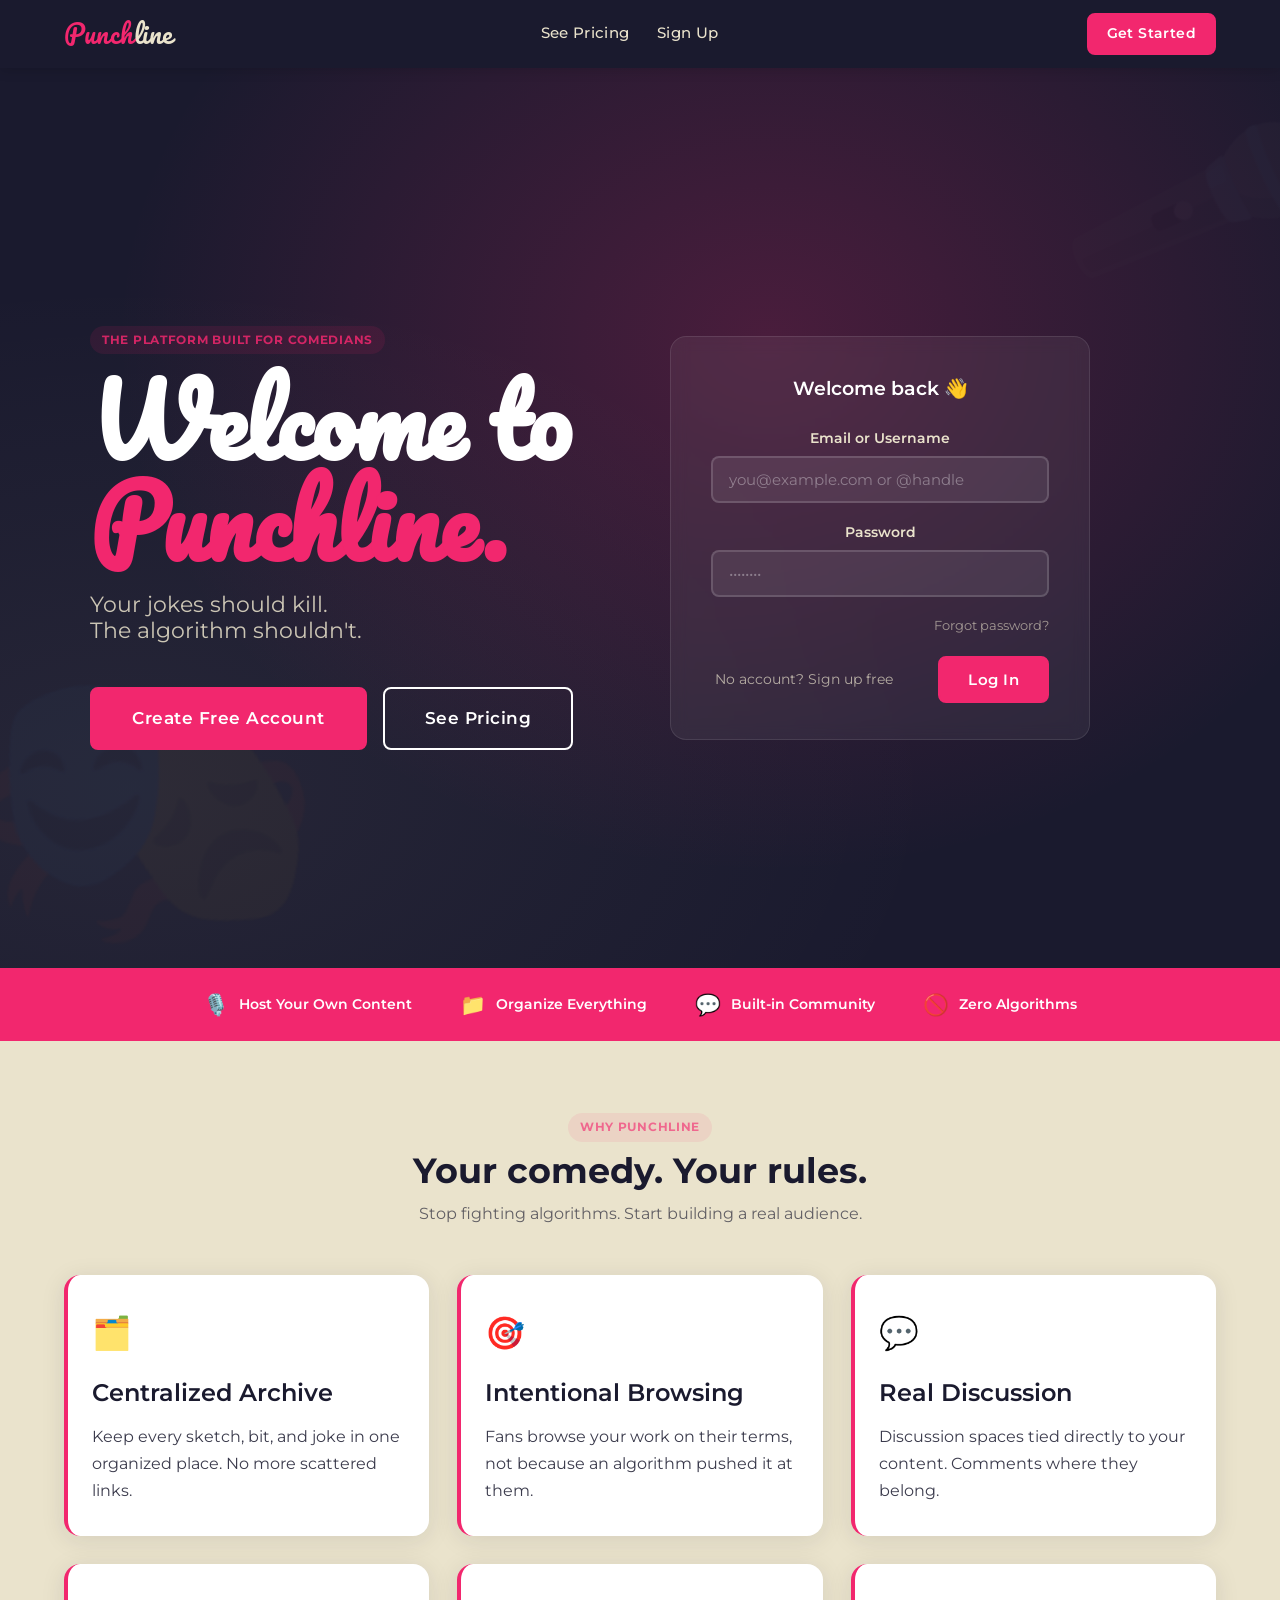
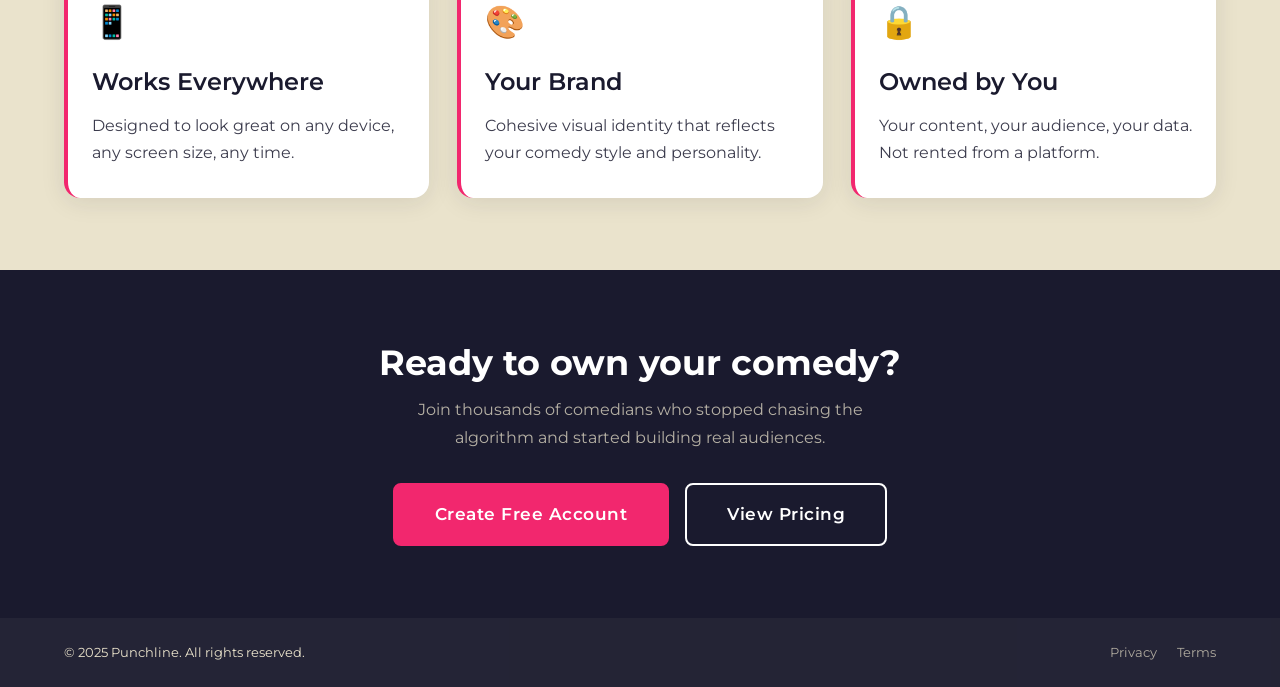
<file: index.html>
<!DOCTYPE html>
<html lang="en">
<head>
  <meta charset="UTF-8">
  <meta name="viewport" content="width=device-width, initial-scale=1.0">
  <title>Punchline — Your Jokes Should Kill</title>
  <link rel="stylesheet" href="css/styles.css">
  <style>
    .home-hero {
      min-height: 100vh;
      background: var(--navy);
      display: flex;
      flex-direction: column;
      align-items: center;
      justify-content: center;
      text-align: center;
      padding: 120px 5% 80px;
      position: relative;
      overflow: hidden;
    }
    .home-hero::before {
      content: '';
      position: absolute; inset: 0;
      background: radial-gradient(ellipse at 60% 30%, rgba(242,39,110,0.22) 0%, transparent 60%),
                  radial-gradient(ellipse at 10% 80%, rgba(234,227,204,0.06) 0%, transparent 50%);
      pointer-events: none;
    }
    .home-hero .tagline {
      font-family: var(--font-brand);
      font-size: clamp(2.8rem, 8vw, 6rem);
      color: var(--white);
      line-height: 1.05;
      position: relative; z-index: 1;
    }
    .home-hero .tagline .accent { color: var(--pink); }
    .home-hero h2 {
      color: var(--cream);
      font-weight: 400;
      font-size: clamp(1rem, 2.5vw, 1.35rem);
      margin-top: 20px;
      max-width: 540px;
      opacity: 0.85;
      position: relative; z-index: 1;
    }
    .home-hero .hero-cta {
      display: flex; gap: 16px; margin-top: 44px;
      flex-wrap: wrap; justify-content: center;
      position: relative; z-index: 1;
    }
    .hero-deco {
      position: absolute;
      font-size: 12rem;
      opacity: 0.03;
      user-select: none;
      pointer-events: none;
    }
    .hero-deco-1 { top: -20px; right: -40px; transform: rotate(20deg); }
    .hero-deco-2 { bottom: -60px; left: -40px; transform: rotate(-15deg); font-size: 18rem; }

    /* ---- LOGIN CARD ---- */
    .login-inline {
      background: rgba(255,255,255,0.06);
      border: 1px solid rgba(255,255,255,0.1);
      border-radius: var(--radius-lg);
      padding: 36px 40px;
      width: min(420px, 90vw);
      backdrop-filter: blur(8px);
      position: relative; z-index: 1;
    }
    .login-inline h3 {
      color: var(--white);
      margin-bottom: 24px;
      font-size: 1.2rem;
    }
    .login-inline .form-group label { color: var(--cream); }
    .login-inline .form-group input {
      background: rgba(255,255,255,0.08);
      border-color: rgba(255,255,255,0.15);
      color: var(--white);
    }
    .login-inline .form-group input::placeholder { color: rgba(255,255,255,0.35); }
    .login-inline .form-group input:focus { border-color: var(--pink); background: rgba(255,255,255,0.12); }

    /* error state */
    .login-inline .form-group input.input-error { border-color: #ff6b6b; box-shadow: 0 0 0 3px rgba(255,107,107,0.18); }
    .field-error {
      color: #ff8a8a;
      font-size: 0.78rem;
      margin-top: 4px;
      display: none;
    }
    .field-error.visible { display: block; }

    /* login-level error (wrong credentials) */
    .login-alert {
      background: rgba(255,107,107,0.15);
      border: 1px solid rgba(255,107,107,0.35);
      border-radius: var(--radius);
      color: #ff8a8a;
      font-size: 0.85rem;
      padding: 10px 14px;
      margin-bottom: 16px;
      display: none;
    }
    .login-alert.visible { display: block; }

    .login-card-footer {
      display: flex;
      justify-content: space-between;
      align-items: center;
      margin-top: 20px;
    }
    .login-card-footer a { color: var(--cream); font-size: 0.85rem; opacity: 0.7; transition: var(--transition); padding-left: 4px; }
    .login-card-footer a:hover { color: var(--pink); opacity: 1; }
    .forgot-pw {
      display: block;
      text-align: right;
      margin-top: 6px;
      font-size: 0.82rem;
      color: var(--cream);
      opacity: 0.6;
      transition: var(--transition);
      cursor: pointer;
    }
    .forgot-pw:hover { color: var(--pink); opacity: 1; }

    /* hero two-col */
    .hero-cols {
      display: grid;
      grid-template-columns: 1fr 1fr;
      gap: 60px;
      align-items: center;
      max-width: 1100px;
      width: 100%;
      position: relative; z-index: 1;
    }
    .hero-left { text-align: left; }
    .hero-left .tagline, .hero-left h2 { text-align: left; }
    .hero-left .hero-cta { justify-content: flex-start; }

    /* features strip */
    .features-strip {
      background: var(--pink);
      padding: 20px 5%;
      display: flex;
      justify-content: center;
      gap: 48px;
      flex-wrap: wrap;
    }
    .features-strip .feat {
      display: flex; align-items: center; gap: 10px;
      color: var(--white); font-weight: 600; font-size: 0.9rem;
    }
    .features-strip .feat span { font-size: 1.3rem; }

    /* why section */
    .why-grid {
      display: grid;
      grid-template-columns: repeat(3, 1fr);
      gap: 28px;
      margin-top: 48px;
    }
    .why-item {
      background: var(--white);
      border-radius: var(--radius-lg);
      padding: 32px 24px;
      border-left: 4px solid var(--pink);
      box-shadow: var(--shadow);
      transition: var(--transition);
    }
    .why-item:hover { transform: translateY(-4px); box-shadow: var(--shadow-lg); }
    .why-item .icon { font-size: 2rem; margin-bottom: 16px; }
    .why-item h3 { margin-bottom: 10px; }

    .cta-banner {
      background: var(--navy);
      padding: 72px 5%;
      text-align: center;
    }
    .cta-banner h2 { color: var(--white); margin-bottom: 12px; }
    .cta-banner p { color: var(--cream); opacity: 0.75; max-width: 500px; margin: 0 auto 32px; }

    /* ---- FORGOT PASSWORD MODAL ---- */
    .fp-overlay {
      display: none;
      position: fixed; inset: 0;
      background: rgba(26,26,46,0.75);
      backdrop-filter: blur(5px);
      z-index: 300;
      align-items: center;
      justify-content: center;
    }
    .fp-overlay.active { display: flex; }
    .fp-modal {
      background: var(--white);
      border-radius: var(--radius-lg);
      padding: 40px;
      width: min(400px, 92vw);
      position: relative;
      box-shadow: var(--shadow-lg);
      animation: modalIn 0.22s cubic-bezier(.4,0,.2,1);
    }
    @keyframes modalIn {
      from { opacity: 0; transform: translateY(20px) scale(0.97); }
      to   { opacity: 1; transform: none; }
    }
    .fp-modal h3 { margin-bottom: 8px; }
    .fp-modal .fp-sub { font-size: 0.9rem; opacity: 0.65; margin-bottom: 24px; }
    .fp-close {
      position: absolute; top: 14px; right: 18px;
      background: none; border: none;
      font-size: 1.4rem; color: var(--gray-mid);
      cursor: pointer; transition: var(--transition);
    }
    .fp-close:hover { color: var(--pink); }
    .fp-success {
      display: none;
      background: rgba(50,200,100,0.1);
      border: 1px solid rgba(50,200,100,0.3);
      border-radius: var(--radius);
      color: #2a9d5c;
      padding: 12px 16px;
      font-size: 0.88rem;
      margin-top: 16px;
    }
    .fp-success.visible { display: block; }
    .fp-form-area { transition: var(--transition); }

    @media (max-width: 900px) {
      .hero-cols { grid-template-columns: 1fr; gap: 40px; }
      .hero-left { text-align: center; }
      .hero-left .tagline, .hero-left h2 { text-align: center; }
      .hero-left .hero-cta { justify-content: center; }
      .why-grid { grid-template-columns: 1fr; }
    }
  </style>
</head>
<body>

  <!-- NAVBAR -->
  <nav class="navbar">
    <a href="index.html" class="logo">Punch<span>line</span></a>
    <div class="nav-links" id="navLinks">
      <a href="pricing.html">See Pricing</a>
      <a href="signup.html">Sign Up</a>
    </div>
    <div class="nav-actions">
      <a href="signup.html" class="btn btn-primary btn-sm">Get Started</a>
      <button class="hamburger" id="hamburger" aria-label="Toggle menu">
        <span></span><span></span><span></span>
      </button>
    </div>
  </nav>

  <!-- HERO -->
  <section class="home-hero">
    <div class="hero-deco hero-deco-1">🎤</div>
    <div class="hero-deco hero-deco-2">🎭</div>

    <div class="hero-cols">
      <div class="hero-left">
        <p class="badge badge-pink mb-16">The Platform Built for Comedians</p>
        <h1 class="tagline">Welcome to<br><span class="accent">Punchline.</span></h1>
        <h2>Your jokes should kill.<br>The algorithm shouldn't.</h2>
        <div class="hero-cta">
          <a href="signup.html" class="btn btn-primary btn-lg">Create Free Account</a>
          <a href="pricing.html" class="btn btn-outline-white btn-lg">See Pricing</a>
        </div>
      </div>

      <!-- LOGIN CARD -->
      <div class="login-inline">
        <h3>Welcome back 👋</h3>
        <div class="login-alert" id="loginAlert">Incorrect email or password. Please try again.</div>
        <div class="form-group">
          <label for="loginEmail">Email or Username</label>
          <input type="text" id="loginEmail" placeholder="you@example.com or @handle" autocomplete="username">
          <span class="field-error" id="emailError">Please enter your email or username.</span>
        </div>
        <div class="form-group">
          <label for="loginPass">Password</label>
          <input type="password" id="loginPass" placeholder="••••••••" autocomplete="current-password">
          <span class="field-error" id="passError">Password cannot be empty.</span>
        </div>
        <span class="forgot-pw" id="forgotPwLink">Forgot password?</span>
        <div class="login-card-footer">
          <a href="signup.html">No account? Sign up free</a>
          <button class="btn btn-primary" id="loginBtn">Log In</button>
        </div>
      </div>
    </div>
  </section>

  <!-- FEATURES STRIP -->
  <div class="features-strip">
    <div class="feat"><span>🎙️</span> Host Your Own Content</div>
    <div class="feat"><span>📁</span> Organize Everything</div>
    <div class="feat"><span>💬</span> Built-in Community</div>
    <div class="feat"><span>🚫</span> Zero Algorithms</div>
  </div>

  <!-- WHY PUNCHLINE -->
  <section class="section" style="background: var(--cream);">
    <div class="container">
      <div class="section-title text-center">
        <p class="badge badge-pink mb-8">Why Punchline</p>
        <h2>Your comedy. Your rules.</h2>
        <p>Stop fighting algorithms. Start building a real audience.</p>
      </div>
      <div class="why-grid">
        <div class="why-item"><div class="icon">🗂️</div><h3>Centralized Archive</h3><p>Keep every sketch, bit, and joke in one organized place. No more scattered links.</p></div>
        <div class="why-item"><div class="icon">🎯</div><h3>Intentional Browsing</h3><p>Fans browse your work on their terms, not because an algorithm pushed it at them.</p></div>
        <div class="why-item"><div class="icon">💬</div><h3>Real Discussion</h3><p>Discussion spaces tied directly to your content. Comments where they belong.</p></div>
        <div class="why-item"><div class="icon">📱</div><h3>Works Everywhere</h3><p>Designed to look great on any device, any screen size, any time.</p></div>
        <div class="why-item"><div class="icon">🎨</div><h3>Your Brand</h3><p>Cohesive visual identity that reflects your comedy style and personality.</p></div>
        <div class="why-item"><div class="icon">🔒</div><h3>Owned by You</h3><p>Your content, your audience, your data. Not rented from a platform.</p></div>
      </div>
    </div>
  </section>

  <!-- CTA BANNER -->
  <section class="cta-banner">
    <div class="container text-center">
      <h2>Ready to own your comedy?</h2>
      <p>Join thousands of comedians who stopped chasing the algorithm and started building real audiences.</p>
      <div class="flex-center gap-16">
        <a href="signup.html" class="btn btn-primary btn-lg">Create Free Account</a>
        <a href="pricing.html" class="btn btn-outline-white btn-lg">View Pricing</a>
      </div>
    </div>
  </section>

  <!-- FOOTER -->
  <footer>
    <span>© 2025 Punchline. All rights reserved.</span>
    <div class="footer-links">
      <a href="#">Privacy</a><a href="#">Terms</a>
    </div>
  </footer>

  <!-- FORGOT PASSWORD MODAL -->
  <div class="fp-overlay" id="fpOverlay">
    <div class="fp-modal">
      <button class="fp-close" id="fpClose">×</button>
      <h3>Reset your password</h3>
      <p class="fp-sub">Enter the email address on your account and we'll send a reset link.</p>
      <div class="fp-form-area" id="fpFormArea">
        <div class="form-group">
          <label for="fpEmail">Email address</label>
          <input type="email" id="fpEmail" placeholder="you@example.com">
          <span class="field-error" id="fpEmailError">Please enter a valid email address.</span>
        </div>
        <button class="btn btn-primary" style="width:100%; margin-top:4px;" id="fpSubmit">Send Reset Link</button>
      </div>
      <div class="fp-success" id="fpSuccess">
        ✓ If that email is registered, you'll receive a reset link shortly. Check your inbox (and spam folder).
      </div>
    </div>
  </div>

  <script>
    // ---- SEED a demo user so login actually works out of the box ----
    // In production this would come from signup.html writing to localStorage.
    // Format: punchline_users = { "email": { password, name } }
    (function seedDemoUser() {
      const users = JSON.parse(localStorage.getItem('punchline_users') || '{}');
      if (!users['demo@punchline.com']) {
        users['demo@punchline.com'] = { password: 'Demo1234', name: 'Demo User' };
        localStorage.setItem('punchline_users', JSON.stringify(users));
      }
    })();

    // ---- If already logged in, skip straight to home2 ----
    if (localStorage.getItem('punchline_session')) {
      window.location.href = 'home2.html';
    }

    // ---- Hamburger ----
    document.getElementById('hamburger').addEventListener('click', () => {
      document.getElementById('navLinks').classList.toggle('open');
    });

    // ---- Helpers ----
    function isValidEmail(v) {
      return /^[^\s@]+@[^\s@]+\.[^\s@]+$/.test(v.trim());
    }

    // ---- Login ----
    document.getElementById('loginBtn').addEventListener('click', function () {
      const emailEl  = document.getElementById('loginEmail');
      const passEl   = document.getElementById('loginPass');
      const emailErr = document.getElementById('emailError');
      const passErr  = document.getElementById('passError');
      const alert    = document.getElementById('loginAlert');

      // reset
      [emailEl, passEl].forEach(el => el.classList.remove('input-error'));
      [emailErr, passErr].forEach(el => el.classList.remove('visible'));
      alert.classList.remove('visible');

      const identifier = emailEl.value.trim();
      const pass       = passEl.value;
      let valid = true;

      if (!identifier) {
        emailEl.classList.add('input-error');
        emailErr.classList.add('visible');
        valid = false;
      }
      if (!pass) {
        passEl.classList.add('input-error');
        passErr.classList.add('visible');
        valid = false;
      }
      if (!valid) return;

      // Resolve identifier — could be an email or a username
      const users = JSON.parse(localStorage.getItem('punchline_users') || '{}');
      let matchedEmail = null;
      let user = null;

      if (isValidEmail(identifier)) {
        // Treat as email
        matchedEmail = identifier.toLowerCase();
        user = users[matchedEmail];
      } else {
        // Treat as username — search all accounts
        const stripped = identifier.replace(/^@/, '').toLowerCase();
        for (const [em, u] of Object.entries(users)) {
          if ((u.name || '').toLowerCase() === stripped) {
            matchedEmail = em;
            user = u;
            break;
          }
        }
      }

      if (!user || user.password !== pass) {
        alert.classList.add('visible');
        emailEl.classList.add('input-error');
        passEl.classList.add('input-error');
        return;
      }

      // Save session
      localStorage.setItem('punchline_session', JSON.stringify({
        email: matchedEmail,
        name:  user.name || matchedEmail.split('@')[0]
      }));

      window.location.href = 'home2.html';
    });

    // Allow Enter key to submit
    ['loginEmail', 'loginPass'].forEach(id => {
      document.getElementById(id).addEventListener('keydown', e => {
        if (e.key === 'Enter') document.getElementById('loginBtn').click();
      });
    });

    // ---- Forgot Password ----
    document.getElementById('forgotPwLink').addEventListener('click', () => {
      document.getElementById('fpOverlay').classList.add('active');
      document.getElementById('fpEmail').value = document.getElementById('loginEmail').value;
      document.getElementById('fpSuccess').classList.remove('visible');
      document.getElementById('fpFormArea').style.display = '';
      document.getElementById('fpEmailError').classList.remove('visible');
      document.getElementById('fpEmail').classList.remove('input-error');
    });
    document.getElementById('fpClose').addEventListener('click', () => {
      document.getElementById('fpOverlay').classList.remove('active');
    });
    document.getElementById('fpOverlay').addEventListener('click', e => {
      if (e.target === document.getElementById('fpOverlay'))
        document.getElementById('fpOverlay').classList.remove('active');
    });
    document.getElementById('fpSubmit').addEventListener('click', () => {
      const fpEmailEl  = document.getElementById('fpEmail');
      const fpEmailErr = document.getElementById('fpEmailError');
      fpEmailEl.classList.remove('input-error');
      fpEmailErr.classList.remove('visible');

      if (!isValidEmail(fpEmailEl.value)) {
        fpEmailEl.classList.add('input-error');
        fpEmailErr.classList.add('visible');
        return;
      }
      // Show confirmation regardless (don't leak whether email exists)
      document.getElementById('fpFormArea').style.display = 'none';
      document.getElementById('fpSuccess').classList.add('visible');
    });
  </script>
  <script src="legal.js"></script>
</body>
</html>
</file>
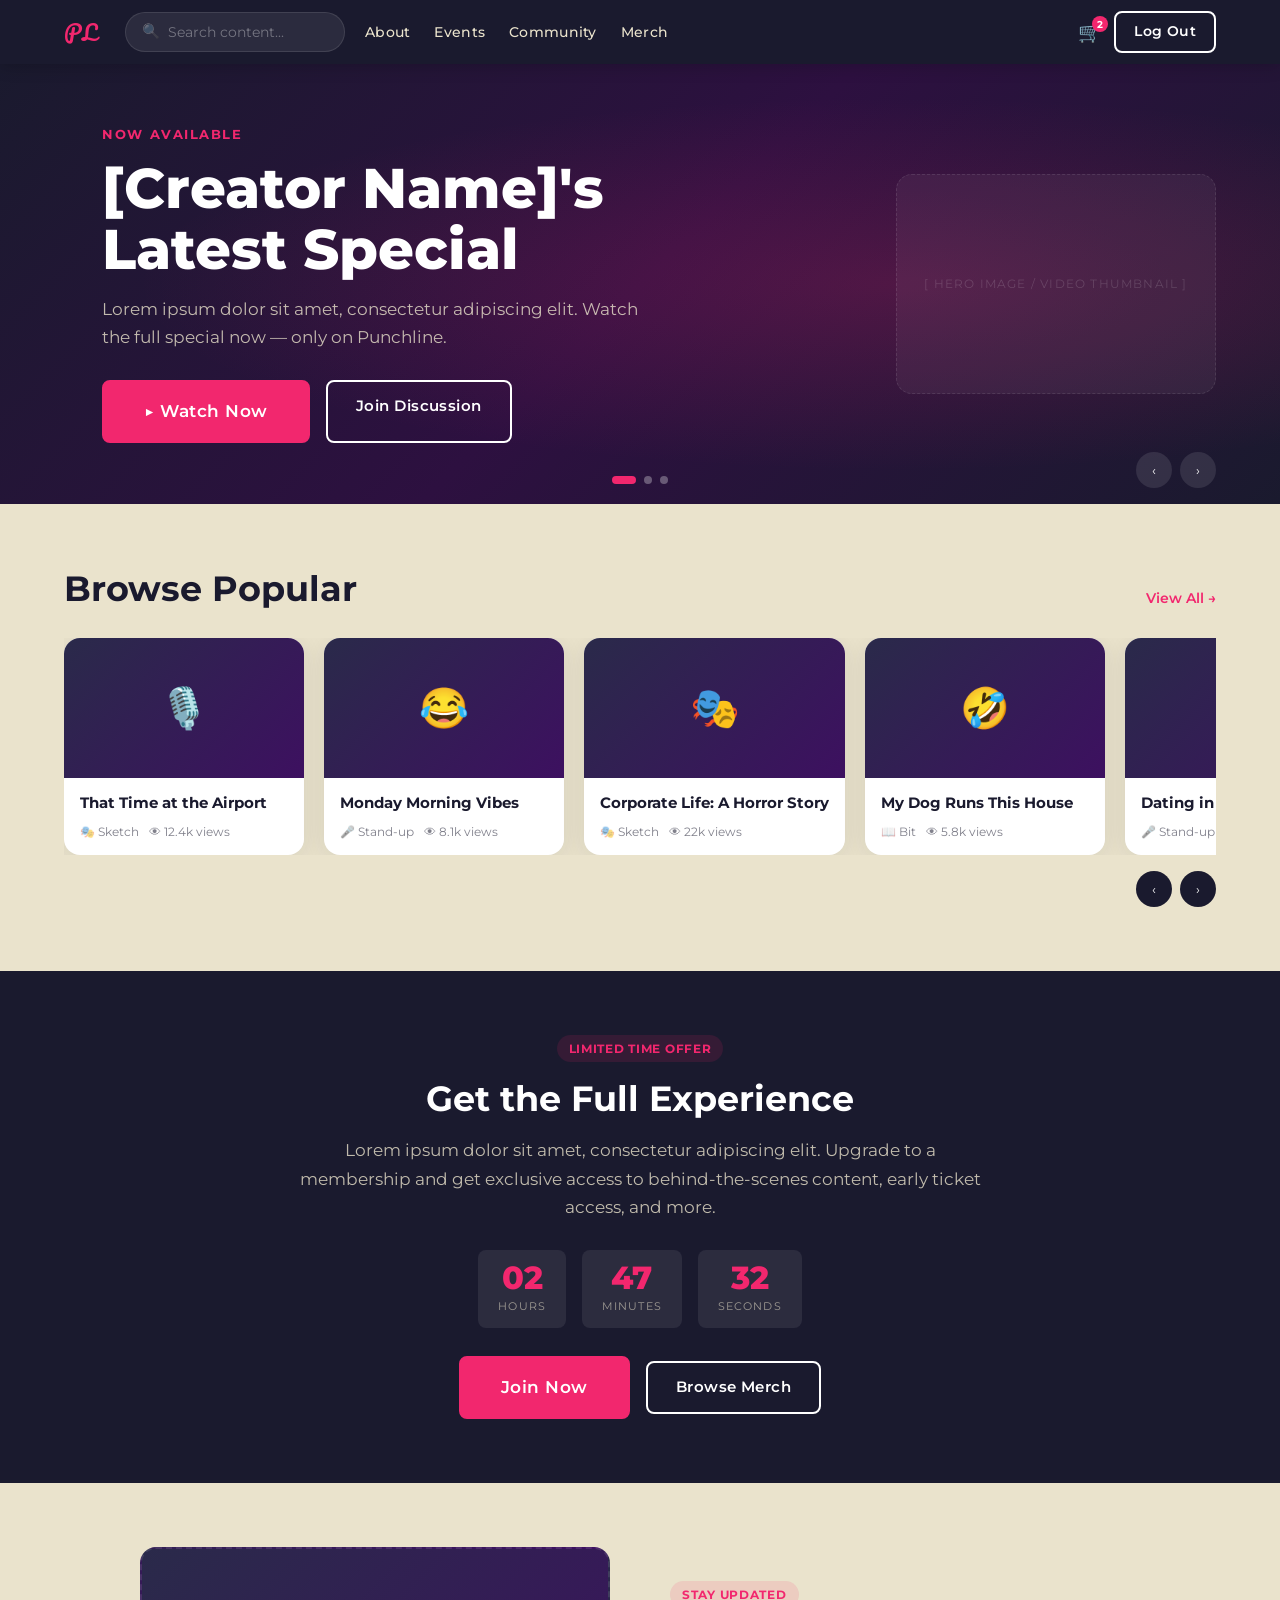
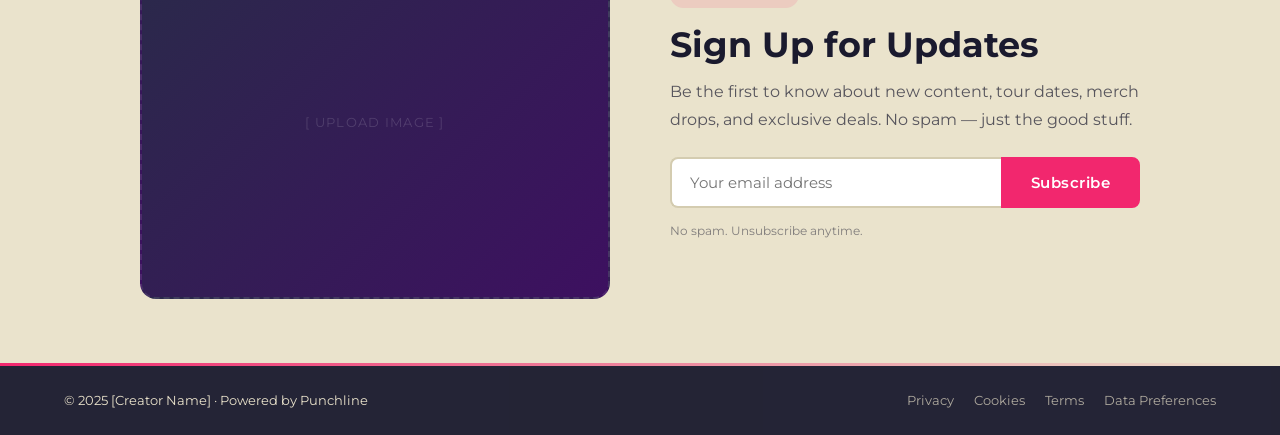
<file: about.html>
<!DOCTYPE html>
<html lang="en">
<head>
  <meta charset="UTF-8">
  <meta name="viewport" content="width=device-width, initial-scale=1.0">
  <title>Home — [Creator Name] on Punchline</title>
  <link rel="stylesheet" href="css/styles.css">
  <style>
    /* Sticky nav */
    .creator-nav {
      position: sticky; top: 0; z-index: 100;
      background: var(--navy);
      display: flex; align-items: center;
      padding: 0 5%; height: 64px;
      box-shadow: 0 2px 16px rgba(0,0,0,0.2);
      gap: 20px;
    }
    .creator-nav .logo { font-family: var(--font-brand); color: var(--pink); font-size: 1.4rem; margin-right: 8px; flex-shrink: 0; }
    .creator-nav .nav-main { display: flex; gap: 24px; flex: 1; }
    .creator-nav .nav-main a { color: var(--cream); font-weight: 500; font-size: 0.88rem; letter-spacing: 0.02em; transition: var(--transition); }
    .creator-nav .nav-main a:hover { color: var(--pink); }
    .creator-nav .nav-right { display: flex; align-items: center; gap: 12px; }
    .search-bar {
      display: flex; align-items: center;
      background: rgba(255,255,255,0.08);
      border-radius: 100px; padding: 7px 16px; gap: 8px;
      border: 1px solid rgba(255,255,255,0.1);
      transition: var(--transition);
    }
    .search-bar:focus-within { border-color: var(--pink); background: rgba(255,255,255,0.12); }
    .search-bar input { background: none; border: none; outline: none; color: var(--white); font-size: 0.85rem; width: 160px; }
    .search-bar input::placeholder { color: rgba(255,255,255,0.35); }
    .search-bar span { color: rgba(255,255,255,0.35); font-size: 0.9rem; }
    .cart-btn {
      background: none; border: none; color: var(--cream);
      font-size: 1.2rem; cursor: pointer; position: relative;
    }
    .cart-count {
      position: absolute; top: -4px; right: -6px;
      background: var(--pink); color: white;
      font-size: 0.65rem; font-weight: 700;
      width: 16px; height: 16px; border-radius: 50%;
      display: flex; align-items: center; justify-content: center;
    }

    /* Hero / Banner with image slider */
    .hero-banner {
      background: var(--navy);
      position: relative; overflow: hidden;
      min-height: 440px; display: flex; align-items: center;
    }
    .banner-slide {
      position: absolute; inset: 0;
      background: linear-gradient(135deg, #1a1a2e 0%, #2d1040 50%, #1a1a2e 100%);
      display: flex; align-items: center; padding: 0 8%;
      opacity: 0; transition: opacity 0.7s ease;
    }
    .banner-slide.active { opacity: 1; }
    .banner-slide::before {
      content: '';
      position: absolute; inset: 0;
      background: radial-gradient(ellipse at 70% 50%, rgba(242,39,110,0.2) 0%, transparent 60%);
      pointer-events: none;
    }
    .banner-content { position: relative; z-index: 1; max-width: 560px; }
    .banner-content .eyebrow { font-size: 0.8rem; letter-spacing: 0.12em; text-transform: uppercase; color: var(--pink); font-weight: 700; margin-bottom: 12px; }
    .banner-content h1 { color: var(--white); margin-bottom: 14px; }
    .banner-content p { color: var(--cream); opacity: 0.8; margin-bottom: 28px; font-size: 1.05rem; }
    .banner-placeholder {
      position: absolute; right: 5%; top: 50%; transform: translateY(-50%);
      width: 320px; height: 220px;
      background: rgba(255,255,255,0.05);
      border-radius: var(--radius-lg);
      display: flex; align-items: center; justify-content: center;
      color: rgba(255,255,255,0.15); font-size: 0.75rem; letter-spacing: 0.1em;
      border: 1px dashed rgba(255,255,255,0.1);
    }
    .banner-dots {
      position: absolute; bottom: 20px; left: 50%; transform: translateX(-50%);
      display: flex; gap: 8px; z-index: 2;
    }
    .banner-dot { width: 8px; height: 8px; border-radius: 50%; background: rgba(255,255,255,0.3); border: none; cursor: pointer; transition: var(--transition); }
    .banner-dot.active { background: var(--pink); width: 24px; border-radius: 4px; }
    .banner-arrows {
      position: absolute; bottom: 16px; right: 5%; display: flex; gap: 8px; z-index: 2;
    }
    .banner-arrow { width: 36px; height: 36px; border-radius: 50%; background: rgba(255,255,255,0.1); border: none; color: white; cursor: pointer; transition: var(--transition); display: flex; align-items: center; justify-content: center; }
    .banner-arrow:hover { background: var(--pink); }

    /* Popular section */
    .popular-section { padding: 64px 5%; background: var(--cream); }
    .popular-header { display: flex; justify-content: space-between; align-items: flex-end; margin-bottom: 28px; }
    .popular-header h2 { }
    .popular-header a { color: var(--pink); font-weight: 600; font-size: 0.9rem; }
    .content-carousel { position: relative; overflow: hidden; }
    .content-track {
      display: flex; gap: 20px;
      transition: transform 0.4s cubic-bezier(.4,0,.2,1);
    }
    .content-card {
      min-width: 240px; background: var(--white);
      border-radius: var(--radius-lg); overflow: hidden;
      box-shadow: var(--shadow); flex-shrink: 0;
      transition: var(--transition); cursor: pointer;
    }
    .content-card:hover { transform: translateY(-4px); box-shadow: var(--shadow-lg); }
    .content-thumb {
      height: 140px; background: linear-gradient(135deg, var(--navy-light), #3d1060);
      display: flex; align-items: center; justify-content: center;
      font-size: 2.5rem; position: relative;
    }
    .content-thumb .play-overlay {
      position: absolute; inset: 0; background: rgba(0,0,0,0.3);
      display: flex; align-items: center; justify-content: center;
      opacity: 0; transition: var(--transition);
    }
    .content-card:hover .play-overlay { opacity: 1; }
    .play-btn { width: 44px; height: 44px; background: var(--pink); border-radius: 50%; display: flex; align-items: center; justify-content: center; color: white; font-size: 1.2rem; }
    .content-info { padding: 14px 16px; }
    .content-info .title { font-weight: 700; font-size: 0.92rem; margin-bottom: 6px; }
    .content-info .meta { font-size: 0.75rem; opacity: 0.55; display: flex; gap: 10px; }
    .carousel-controls { display: flex; justify-content: flex-end; gap: 8px; margin-top: 16px; }
    .ctrl-btn { width: 36px; height: 36px; border-radius: 50%; background: var(--navy); border: none; color: white; cursor: pointer; transition: var(--transition); display: flex; align-items: center; justify-content: center; }
    .ctrl-btn:hover { background: var(--pink); }

    /* Limited time offer */
    .promo-section {
      background: var(--navy);
      padding: 64px 5%;
    }
    .promo-inner {
      max-width: 700px; margin: 0 auto; text-align: center;
    }
    .promo-inner h2 { color: var(--white); margin-bottom: 16px; }
    .promo-inner p { color: var(--cream); opacity: 0.8; margin-bottom: 28px; font-size: 1.05rem; }
    .promo-timer {
      display: flex; justify-content: center; gap: 16px; margin-bottom: 28px;
    }
    .timer-block {
      background: rgba(255,255,255,0.08); border-radius: var(--radius);
      padding: 12px 20px; text-align: center; min-width: 72px;
    }
    .timer-block .num { font-size: 2rem; font-weight: 800; color: var(--pink); line-height: 1; }
    .timer-block .lbl { font-size: 0.7rem; text-transform: uppercase; letter-spacing: 0.1em; color: var(--cream); opacity: 0.6; margin-top: 4px; }

    /* Newsletter section */
    .newsletter-section {
      padding: 64px 5%; background: var(--cream);
    }
    .newsletter-inner {
      display: grid; grid-template-columns: 1fr 1fr; gap: 60px;
      align-items: center; max-width: 1000px; margin: 0 auto;
    }
    .newsletter-img-slot {
      background: linear-gradient(135deg, var(--navy-light), #3d1060);
      border-radius: var(--radius-lg); aspect-ratio: 4/3;
      display: flex; align-items: center; justify-content: center;
      color: rgba(255,255,255,0.15); font-size: 0.8rem; letter-spacing: 0.1em;
      border: 2px dashed rgba(255,255,255,0.1);
    }
    .newsletter-form h2 { margin-bottom: 12px; }
    .newsletter-form p { opacity: 0.7; margin-bottom: 24px; }
    .newsletter-input-row { display: flex; gap: 0; }
    .newsletter-input-row input {
      flex: 1; padding: 14px 18px;
      border: 2px solid var(--cream-dark);
      border-right: none;
      border-radius: var(--radius) 0 0 var(--radius);
      font-family: var(--font-main); font-size: 0.95rem; outline: none;
      transition: var(--transition);
    }
    .newsletter-input-row input:focus { border-color: var(--pink); }
    .newsletter-input-row button {
      border-radius: 0 var(--radius) var(--radius) 0;
      white-space: nowrap;
    }

    @media (max-width: 900px) {
      .creator-nav .nav-main { display: none; }
      .newsletter-inner { grid-template-columns: 1fr; }
      .banner-placeholder { display: none; }
    }
  </style>
</head>
<body>

  <!-- STICKY NAV -->
  <nav class="creator-nav">
    <a href="home2.html" class="logo">PL</a>
    <div class="search-bar">
      <span>🔍</span>
      <input type="text" placeholder="Search content...">
    </div>
    <div class="nav-main">
      <a href="about.html">About</a>
      <a href="events.html">Events</a>
      <a href="community.html">Community</a>
      <a href="merch.html">Merch</a>
    </div>
    <div class="nav-right">
      <button class="cart-btn">🛒<span class="cart-count">2</span></button>
      <a href="login.html" class="btn btn-outline-white btn-sm">Log Out</a>
    </div>
  </nav>

  <!-- HERO BANNER / IMAGE SLIDER -->
  <section class="hero-banner" id="heroBanner">
    <div class="banner-slide active">
      <div class="banner-content">
        <div class="eyebrow">Now Available</div>
        <h1>[Creator Name]'s<br>Latest Special</h1>
        <p>Lorem ipsum dolor sit amet, consectetur adipiscing elit. Watch the full special now — only on Punchline.</p>
        <div class="flex gap-16">
          <a href="#" class="btn btn-primary btn-lg">▶ Watch Now</a>
          <a href="community.html" class="btn btn-outline-white">Join Discussion</a>
        </div>
      </div>
      <div class="banner-placeholder">[ HERO IMAGE / VIDEO THUMBNAIL ]</div>
    </div>
    <div class="banner-slide">
      <div class="banner-content">
        <div class="eyebrow">Coming Soon</div>
        <h1>New Tour<br>Announced 🎤</h1>
        <p>Tickets go on sale Friday. Get early access when you sign up for updates below.</p>
        <a href="events.html" class="btn btn-primary btn-lg">See Events</a>
      </div>
      <div class="banner-placeholder">[ EVENT BANNER IMAGE ]</div>
    </div>
    <div class="banner-slide">
      <div class="banner-content">
        <div class="eyebrow">Community Highlight</div>
        <h1>The Forum is<br>Buzzing 💬</h1>
        <p>Fans are talking. Jump into the discussion — memes, lore, and everything in between.</p>
        <a href="community.html" class="btn btn-primary btn-lg">Visit Community</a>
      </div>
      <div class="banner-placeholder">[ COMMUNITY IMAGE ]</div>
    </div>

    <div class="banner-dots" id="bannerDots">
      <button class="banner-dot active" onclick="goSlide(0)"></button>
      <button class="banner-dot" onclick="goSlide(1)"></button>
      <button class="banner-dot" onclick="goSlide(2)"></button>
    </div>
    <div class="banner-arrows">
      <button class="banner-arrow" onclick="shiftSlide(-1)">‹</button>
      <button class="banner-arrow" onclick="shiftSlide(1)">›</button>
    </div>
  </section>

  <!-- BROWSE POPULAR -->
  <section class="popular-section">
    <div class="container">
      <div class="popular-header">
        <h2>Browse Popular</h2>
        <a href="#">View All →</a>
      </div>
      <div class="content-carousel">
        <div class="content-track" id="contentTrack">
          <div class="content-card">
            <div class="content-thumb">🎙️<div class="play-overlay"><div class="play-btn">▶</div></div></div>
            <div class="content-info"><div class="title">That Time at the Airport</div><div class="meta"><span>🎭 Sketch</span><span>👁 12.4k views</span></div></div>
          </div>
          <div class="content-card">
            <div class="content-thumb">😂<div class="play-overlay"><div class="play-btn">▶</div></div></div>
            <div class="content-info"><div class="title">Monday Morning Vibes</div><div class="meta"><span>🎤 Stand-up</span><span>👁 8.1k views</span></div></div>
          </div>
          <div class="content-card">
            <div class="content-thumb">🎭<div class="play-overlay"><div class="play-btn">▶</div></div></div>
            <div class="content-info"><div class="title">Corporate Life: A Horror Story</div><div class="meta"><span>🎭 Sketch</span><span>👁 22k views</span></div></div>
          </div>
          <div class="content-card">
            <div class="content-thumb">🤣<div class="play-overlay"><div class="play-btn">▶</div></div></div>
            <div class="content-info"><div class="title">My Dog Runs This House</div><div class="meta"><span>📖 Bit</span><span>👁 5.8k views</span></div></div>
          </div>
          <div class="content-card">
            <div class="content-thumb">😅<div class="play-overlay"><div class="play-btn">▶</div></div></div>
            <div class="content-info"><div class="title">Dating in 2025: A Field Report</div><div class="meta"><span>🎤 Stand-up</span><span>👁 18.2k views</span></div></div>
          </div>
          <div class="content-card">
            <div class="content-thumb">🎪<div class="play-overlay"><div class="play-btn">▶</div></div></div>
            <div class="content-info"><div class="title">The Grocery Store Chronicles</div><div class="meta"><span>🎭 Sketch</span><span>👁 9.3k views</span></div></div>
          </div>
        </div>
      </div>
      <div class="carousel-controls">
        <button class="ctrl-btn" onclick="scrollCarousel(-1)">‹</button>
        <button class="ctrl-btn" onclick="scrollCarousel(1)">›</button>
      </div>
    </div>
  </section>

  <!-- LIMITED TIME OFFER -->
  <section class="promo-section">
    <div class="promo-inner">
      <span class="badge badge-pink mb-16">Limited Time Offer</span>
      <h2>Get the Full Experience</h2>
      <p>Lorem ipsum dolor sit amet, consectetur adipiscing elit. Upgrade to a membership and get exclusive access to behind-the-scenes content, early ticket access, and more.</p>
      <div class="promo-timer" id="promoTimer">
        <div class="timer-block"><div class="num" id="timerH">02</div><div class="lbl">Hours</div></div>
        <div class="timer-block"><div class="num" id="timerM">47</div><div class="lbl">Minutes</div></div>
        <div class="timer-block"><div class="num" id="timerS">33</div><div class="lbl">Seconds</div></div>
      </div>
      <div class="flex-center gap-16">
        <a href="membership.html" class="btn btn-primary btn-lg">Join Now</a>
        <a href="merch.html" class="btn btn-outline-white">Browse Merch</a>
      </div>
    </div>
  </section>

  <!-- NEWSLETTER / UPDATES -->
  <section class="newsletter-section">
    <div class="container">
      <div class="newsletter-inner">
        <div class="newsletter-img-slot">[ UPLOAD IMAGE ]</div>
        <div class="newsletter-form">
          <span class="badge badge-pink mb-16">Stay Updated</span>
          <h2>Sign Up for Updates</h2>
          <p>Be the first to know about new content, tour dates, merch drops, and exclusive deals. No spam — just the good stuff.</p>
          <div class="newsletter-input-row">
            <input type="email" placeholder="Your email address">
            <button class="btn btn-primary">Subscribe</button>
          </div>
          <p style="font-size:0.78rem;opacity:0.5;margin-top:12px;">No spam. Unsubscribe anytime.</p>
        </div>
      </div>
    </div>
  </section>

  <hr class="divider">

  <!-- FOOTER -->
  <footer>
    <span>© 2025 [Creator Name] · Powered by Punchline</span>
    <div class="footer-links">
      <a href="#">Privacy</a><a href="#">Cookies</a><a href="#">Terms</a><a href="#">Data Preferences</a>
    </div>
  </footer>

  <script>
    // Banner slider
    let currentSlide = 0;
    const slides = document.querySelectorAll('.banner-slide');
    const dots = document.querySelectorAll('.banner-dot');

    function goSlide(n) {
      slides[currentSlide].classList.remove('active');
      dots[currentSlide].classList.remove('active');
      currentSlide = (n + slides.length) % slides.length;
      slides[currentSlide].classList.add('active');
      dots[currentSlide].classList.add('active');
    }
    function shiftSlide(dir) { goSlide(currentSlide + dir); }
    setInterval(() => shiftSlide(1), 5000);

    // Content carousel
    let carouselPos = 0;
    function scrollCarousel(dir) {
      const track = document.getElementById('contentTrack');
      const cardWidth = 260;
      carouselPos = Math.max(0, Math.min(carouselPos + dir * cardWidth, cardWidth * 3));
      track.style.transform = `translateX(-${carouselPos}px)`;
    }

    // Countdown timer
    let secs = 2 * 3600 + 47 * 60 + 33;
    setInterval(() => {
      if (secs <= 0) return;
      secs--;
      const h = Math.floor(secs / 3600);
      const m = Math.floor((secs % 3600) / 60);
      const s = secs % 60;
      document.getElementById('timerH').textContent = String(h).padStart(2, '0');
      document.getElementById('timerM').textContent = String(m).padStart(2, '0');
      document.getElementById('timerS').textContent = String(s).padStart(2, '0');
    }, 1000);
  </script>

</body>
</html>
</file>
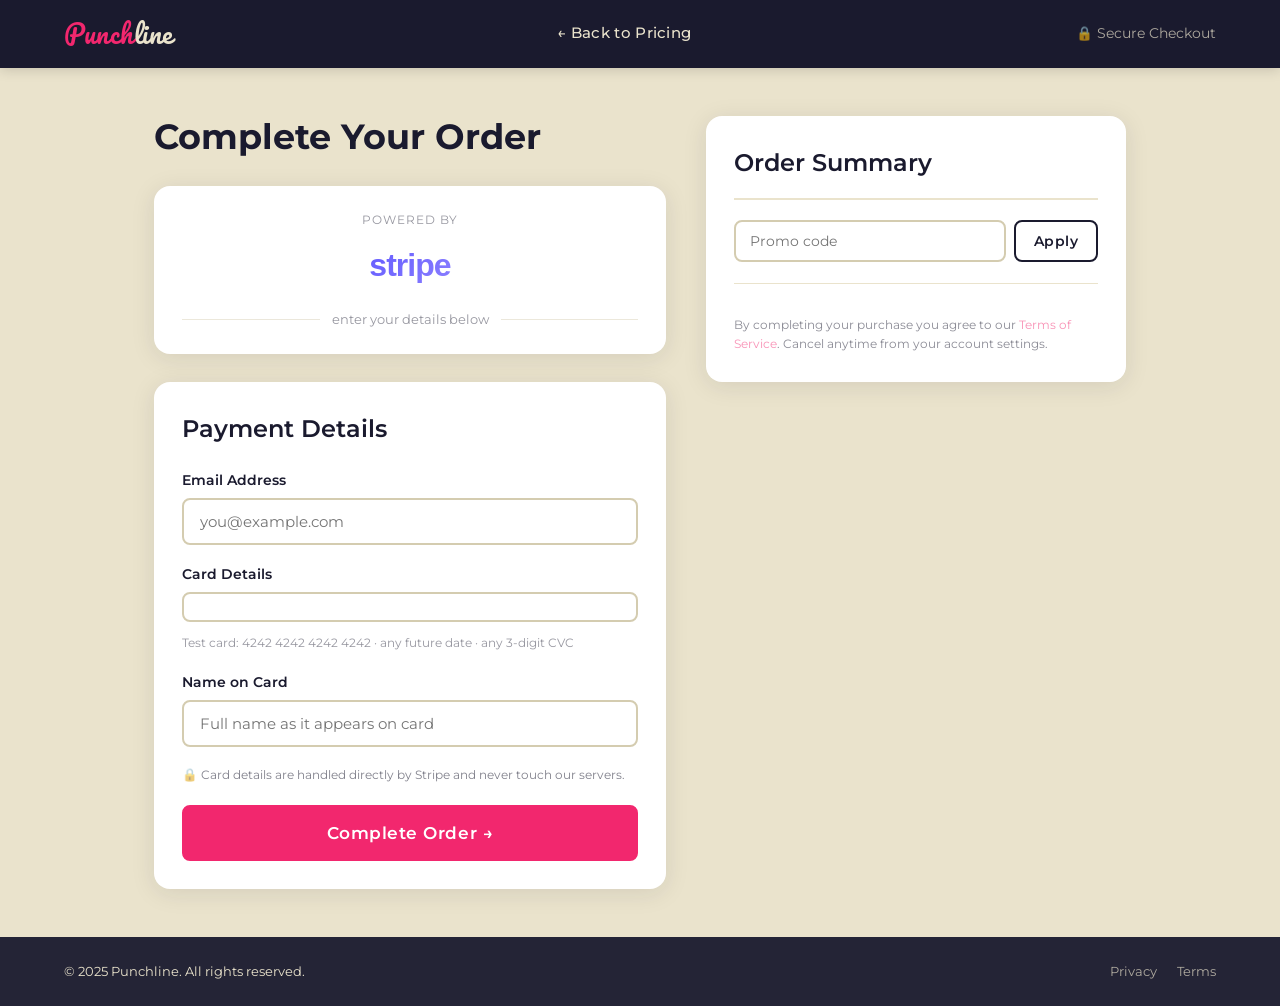
<file: checkout.html>
<!DOCTYPE html>
<html lang="en">
<head>
  <meta charset="UTF-8">
  <meta name="viewport" content="width=device-width, initial-scale=1.0">
  <title>Checkout — Punchline</title>
  <link rel="stylesheet" href="css/styles.css">
  <script src="https://js.stripe.com/v3/"></script>
  <style>
    body { background: var(--cream); }
    .checkout-layout {
      max-width: 1100px; margin: 0 auto; padding: 48px 5%;
      display: grid; grid-template-columns: 1fr 420px; gap: 40px; align-items: start;
    }
    .checkout-left h2 { margin-bottom: 28px; }

    .stripe-banner {
      background: var(--white); border-radius: var(--radius-lg);
      padding: 24px 28px; margin-bottom: 28px; box-shadow: var(--shadow); text-align: center;
    }
    .stripe-banner .powered-label { font-size: 0.78rem; text-transform: uppercase; letter-spacing: 0.08em; opacity: 0.45; margin-bottom: 10px; }
    .stripe-wordmark {
      font-family: 'Helvetica Neue', Helvetica, sans-serif;
      font-size: 2rem; font-weight: 700; letter-spacing: -0.03em;
      background: linear-gradient(135deg, #635BFF 0%, #8B7FFF 100%);
      -webkit-background-clip: text; -webkit-text-fill-color: transparent;
      background-clip: text; user-select: none; display: inline-block;
    }
    .divider-or { display: flex; align-items: center; gap: 12px; margin: 18px 0 0; font-size: 0.82rem; opacity: 0.45; }
    .divider-or::before, .divider-or::after { content: ''; flex: 1; height: 1px; background: var(--cream-dark); }

    .payment-form { background: var(--white); border-radius: var(--radius-lg); padding: 28px; box-shadow: var(--shadow); }
    .payment-form h3 { margin-bottom: 20px; }
    .card-row { display: grid; grid-template-columns: 1fr 1fr; gap: 16px; }

    .stripe-element-wrap {
      border: 2px solid var(--cream-dark); border-radius: var(--radius);
      padding: 13px 16px; background: var(--white); transition: var(--transition);
    }
    .stripe-element-wrap.focused { border-color: var(--pink); box-shadow: 0 0 0 3px rgba(242,39,110,0.12); }
    .stripe-element-wrap.error   { border-color: #e74c3c; box-shadow: 0 0 0 3px rgba(231,76,60,0.12); }

    .field-error-msg { color: #c0392b; font-size: 0.76rem; margin-top: 5px; display: none; }
    .field-error-msg.visible { display: block; }
    .input-ok  { border-color: #27ae60 !important; }
    .input-err { border-color: #e74c3c !important; box-shadow: 0 0 0 3px rgba(231,76,60,0.12) !important; }

    .secure-note { display: flex; align-items: center; gap: 8px; font-size: 0.78rem; opacity: 0.55; margin-top: 16px; }
    .complete-btn { width: 100%; padding: 16px; margin-top: 20px; font-size: 1.05rem; display: flex; align-items: center; justify-content: center; gap: 10px; }
    .btn-spinner {
      display: none; width: 16px; height: 16px;
      border: 2px solid rgba(255,255,255,0.4); border-top-color: white;
      border-radius: 50%; animation: spin 0.7s linear infinite; flex-shrink: 0;
    }
    @keyframes spin { to { transform: rotate(360deg); } }

    .payment-msg { border-radius: var(--radius); padding: 14px 18px; font-size: 0.88rem; margin-top: 16px; display: none; line-height: 1.5; }
    .payment-msg.success { background: rgba(39,174,96,0.1); border: 1px solid rgba(39,174,96,0.3); color: #27ae60; display: block; }
    .payment-msg.error   { background: rgba(231,76,60,0.1);  border: 1px solid rgba(231,76,60,0.3);  color: #c0392b;  display: block; }

    .order-summary {
      background: var(--white); border-radius: var(--radius-lg);
      padding: 28px; box-shadow: var(--shadow); position: sticky; top: 88px;
    }
    .order-summary h3 { margin-bottom: 20px; padding-bottom: 16px; border-bottom: 2px solid var(--cream); }
    .plan-display {
      background: var(--cream); border-radius: var(--radius);
      padding: 16px 18px; margin-bottom: 20px; display: flex; gap: 14px; align-items: center;
    }
    .plan-icon { font-size: 1.8rem; }
    .plan-name    { font-weight: 700; font-size: 1rem; }
    .plan-billing { font-size: 0.78rem; opacity: 0.55; margin-top: 2px; }
    .plan-price-display { font-size: 1.5rem; font-weight: 800; color: var(--pink); margin-left: auto; white-space: nowrap; }

    .order-totals { border-top: 1px solid var(--cream); padding-top: 16px; display: flex; flex-direction: column; gap: 10px; }
    .total-row { display: flex; justify-content: space-between; font-size: 0.9rem; }
    .total-row.grand { font-size: 1.1rem; font-weight: 800; padding-top: 10px; border-top: 2px solid var(--cream-dark); margin-top: 4px; }
    .total-row.grand span:last-child { color: var(--pink); }
    .total-row.discount { color: #27ae60; font-weight: 600; }

    .promo-row { display: flex; gap: 8px; margin-top: 16px; }
    .promo-row input { flex: 1; padding: 10px 14px; border: 2px solid var(--cream-dark); border-radius: var(--radius); font-family: var(--font-main); outline: none; transition: var(--transition); font-size: 0.88rem; }
    .promo-row input:focus { border-color: var(--pink); }
    .promo-msg { font-size: 0.78rem; margin-top: 6px; min-height: 1.2em; }
    .promo-msg.ok  { color: #27ae60; }
    .promo-msg.err { color: #c0392b; }

    .no-plan-msg { background: rgba(242,39,110,0.08); border: 2px dashed var(--pink); border-radius: var(--radius); padding: 20px; text-align: center; font-size: 0.9rem; margin-bottom: 20px; }

    @media (max-width: 900px) { .checkout-layout { grid-template-columns: 1fr; } .order-summary { position: static; } }
    @media (max-width: 600px)  { .card-row { grid-template-columns: 1fr; } }
  </style>
</head>
<body>

  <nav class="navbar">
    <a href="index.html" class="logo">Punch<span>line</span></a>
    <div class="nav-links" id="navLinks">
      <a href="pricing.html">← Back to Pricing</a>
    </div>
    <div class="nav-actions">
      <span style="color:var(--cream);font-size:0.85rem;opacity:0.7;">🔒 Secure Checkout</span>
      <button class="hamburger" id="hamburger"><span></span><span></span><span></span></button>
    </div>
  </nav>

  <div class="checkout-layout">
    <div class="checkout-left">
      <h2>Complete Your Order</h2>

      <div class="stripe-banner">
        <div class="powered-label">Powered by</div>
        <div class="stripe-wordmark">stripe</div>
        <div class="divider-or">enter your details below</div>
      </div>

      <div class="payment-form">
        <h3>Payment Details</h3>

        <div class="form-group">
          <label for="emailInput">Email Address</label>
          <input type="email" id="emailInput" placeholder="you@example.com" autocomplete="email">
          <div class="field-error-msg" id="emailErr">Please enter a valid email address.</div>
        </div>

        <div class="form-group">
          <label>Card Details</label>
          <div class="stripe-element-wrap" id="cardWrap">
            <div id="cardElement"></div>
          </div>
          <div class="field-error-msg" id="cardErr"></div>
          <div style="font-size:0.74rem;opacity:0.45;margin-top:6px;">
            Test card: 4242 4242 4242 4242 · any future date · any 3-digit CVC
          </div>
        </div>

        <div class="form-group">
          <label for="nameInput">Name on Card</label>
          <input type="text" id="nameInput" placeholder="Full name as it appears on card" autocomplete="cc-name">
          <div class="field-error-msg" id="nameErr">Please enter the name on your card.</div>
        </div>

        <div class="secure-note">🔒 Card details are handled directly by Stripe and never touch our servers.</div>

        <button class="btn btn-primary complete-btn" id="completeBtn">
          <span id="btnLabel">Complete Order →</span>
          <span class="btn-spinner" id="btnSpinner"></span>
        </button>

        <div class="payment-msg" id="paymentMsg"></div>
      </div>
    </div>

    <div class="order-summary">
      <h3>Order Summary</h3>
      <div id="planDisplay"></div>
      <div class="promo-row">
        <input type="text" id="promoInput" placeholder="Promo code">
        <button class="btn btn-outline btn-sm" id="promoApplyBtn">Apply</button>
      </div>
      <div class="promo-msg" id="promoMsg"></div>
      <div class="order-totals" id="orderTotals"></div>
      <p style="font-size:0.78rem;opacity:0.5;margin-top:16px;line-height:1.5;">
        By completing your purchase you agree to our
        <a href="#" style="color:var(--pink);" onclick="event.preventDefault();openLegal('terms')">Terms of Service</a>.
        Cancel anytime from your account settings.
      </p>
    </div>
  </div>

  <footer>
    <span>© 2025 Punchline. All rights reserved.</span>
    <div class="footer-links"><a href="#">Privacy</a><a href="#">Terms</a></div>
  </footer>

  <script>
  // ================================================================
  //  STRIPE — publishable key is safe in frontend code
  // ================================================================
  const PUBLISHABLE_KEY = 'pk_test_51KKXU3L4Rq1vkGD7anLWd9Zqf1ziO0BiXUTcAqRiyfdTlcQjSY7t61eA05umBHLI07Dl9cavK1qQxh3p6ekZj59200pBxIX0SL';
  const stripe   = Stripe(PUBLISHABLE_KEY);
  const elements = stripe.elements();

  const cardElement = elements.create('card', {
    style: {
      base: {
        fontFamily: "'Montserrat', sans-serif",
        fontSize: '15px',
        color: '#1A1A2E',
        '::placeholder': { color: '#aaa' },
      },
      invalid: { color: '#c0392b', iconColor: '#c0392b' },
    },
    hidePostalCode: true,
  });
  cardElement.mount('#cardElement');

  cardElement.on('focus',  () => document.getElementById('cardWrap').classList.add('focused'));
  cardElement.on('blur',   () => document.getElementById('cardWrap').classList.remove('focused'));
  cardElement.on('change', e => {
    const wrap   = document.getElementById('cardWrap');
    const errMsg = document.getElementById('cardErr');
    if (e.error) {
      wrap.classList.add('error');
      errMsg.textContent = e.error.message;
      errMsg.classList.add('visible');
    } else {
      wrap.classList.remove('error');
      errMsg.classList.remove('visible');
    }
  });

  // ================================================================
  //  PLAN DATA
  // ================================================================
  const planData = JSON.parse(localStorage.getItem('punchline_checkout_plan') || 'null');
  let basePrice = 0, appliedCode = '', appliedPct = 0;

  if (planData) {
    basePrice = parseFloat(planData.price);
    document.getElementById('planDisplay').innerHTML = `
      <div class="plan-display">
        <div class="plan-icon">🎙️</div>
        <div>
          <div class="plan-name">Punchline ${planData.plan}</div>
          <div class="plan-billing">${planData.billing} plan${planData.billing === 'Annual' ? ' · billed yearly' : ' · billed monthly'}</div>
        </div>
        <div class="plan-price-display">$${parseFloat(planData.monthly).toFixed(2)}<span style="font-size:0.75rem;font-weight:400;opacity:0.6;">/mo</span></div>
      </div>`;
  } else {
    document.getElementById('planDisplay').innerHTML = `
      <div class="no-plan-msg">No plan selected. <a href="pricing.html" style="color:var(--pink);font-weight:600;">← Choose a plan</a></div>`;
  }

  function renderTotals() {
    if (!planData) { document.getElementById('orderTotals').innerHTML = ''; return; }
    const discount = appliedPct > 0 ? basePrice * (appliedPct / 100) : 0;
    const total    = basePrice - discount;
    const isAnnual = planData.billing === 'Annual';
    let html = `<div class="total-row"><span>${isAnnual ? 'Annual subtotal' : 'Monthly subtotal'}</span><span>$${basePrice.toFixed(2)}</span></div>`;
    if (discount > 0) html += `<div class="total-row discount"><span>Promo (${appliedCode} −${appliedPct}%)</span><span>−$${discount.toFixed(2)}</span></div>`;
    html += `<div class="total-row"><span>Tax</span><span>$0.00</span></div>`;
    html += `<div class="total-row grand"><span>Total${isAnnual ? ' today' : ' /mo'}</span><span>$${total.toFixed(2)}</span></div>`;
    document.getElementById('orderTotals').innerHTML = html;
  }
  renderTotals();

  // ================================================================
  //  PROMO CODES
  // ================================================================
  const DEMO_CODES = { 'LAUNCH20': 20, 'COMEDY10': 10, 'PUNCHLINE': 15 };

  document.getElementById('promoApplyBtn').addEventListener('click', applyPromo);
  document.getElementById('promoInput').addEventListener('keydown', e => { if (e.key === 'Enter') applyPromo(); });

  function applyPromo() {
    const input = document.getElementById('promoInput').value.trim().toUpperCase();
    const msg   = document.getElementById('promoMsg');
    if (!input) { msg.className = 'promo-msg err'; msg.textContent = 'Please enter a code.'; return; }
    if (DEMO_CODES[input]) {
      appliedCode = input; appliedPct = DEMO_CODES[input];
      msg.className = 'promo-msg ok';
      msg.textContent = `✓ Code "${input}" applied — ${appliedPct}% off!`;
      renderTotals();
    } else {
      msg.className = 'promo-msg err';
      msg.textContent = "That code isn't valid or has expired.";
    }
  }

  // ================================================================
  //  HELPERS
  // ================================================================
  function isValidEmail(v) { return /^[^\s@]+@[^\s@]+\.[^\s@]+$/.test(v.trim()); }

  function setLoading(on) {
    document.getElementById('completeBtn').disabled = on;
    document.getElementById('btnSpinner').style.display = on ? 'block' : 'none';
    document.getElementById('btnLabel').textContent = on ? 'Processing…' : 'Complete Order →';
  }

  function showMsg(type, text) {
    const el = document.getElementById('paymentMsg');
    el.className   = 'payment-msg ' + type;
    el.textContent = text;
  }

  // ================================================================
  //  SUBMIT
  // ================================================================
  document.getElementById('completeBtn').addEventListener('click', async () => {
    if (!planData) { window.location.href = 'pricing.html'; return; }

    // Validate email + name
    const emailEl  = document.getElementById('emailInput');
    const nameEl   = document.getElementById('nameInput');
    const emailErr = document.getElementById('emailErr');
    const nameErr  = document.getElementById('nameErr');
    [emailEl, nameEl].forEach(el => el.classList.remove('input-err', 'input-ok'));
    [emailErr, nameErr].forEach(el => el.classList.remove('visible'));
    let valid = true;
    if (!isValidEmail(emailEl.value)) { emailEl.classList.add('input-err'); emailErr.classList.add('visible'); valid = false; }
    else emailEl.classList.add('input-ok');
    if (!nameEl.value.trim()) { nameEl.classList.add('input-err'); nameErr.classList.add('visible'); valid = false; }
    else nameEl.classList.add('input-ok');
    if (!valid) return;

    const discount    = appliedPct > 0 ? basePrice * (appliedPct / 100) : 0;
    const totalUSD    = basePrice - discount;
    const amountCents = Math.round(totalUSD * 100);

    setLoading(true);

    try {
      // Ask server.js to create a PaymentIntent
      const res = await fetch('/create-payment-intent', {
        method:  'POST',
        headers: { 'Content-Type': 'application/json' },
        body: JSON.stringify({
          amount:      amountCents,
          currency:    'usd',
          description: `Punchline ${planData.plan} (${planData.billing})`,
        }),
      });

      if (!res.ok) {
        const err = await res.json();
        throw new Error(err.error || 'Server error creating payment.');
      }

      const { clientSecret } = await res.json();

      // Confirm payment with Stripe (handles 3DS authentication if needed)
      const { error, paymentIntent } = await stripe.confirmCardPayment(clientSecret, {
        payment_method: {
          card: cardElement,
          billing_details: {
            name:  nameEl.value.trim(),
            email: emailEl.value.trim(),
          },
        },
      });

      if (error) {
        showMsg('error', error.message);
        document.getElementById('cardWrap').classList.add('error');
        document.getElementById('cardErr').textContent = error.message;
        document.getElementById('cardErr').classList.add('visible');
      } else if (paymentIntent.status === 'succeeded') {
        showMsg('success', `✓ Payment of $${totalUSD.toFixed(2)} confirmed! Welcome to Punchline ${planData.plan}. Redirecting…`);
        localStorage.removeItem('punchline_checkout_plan');
        setTimeout(() => { window.location.href = 'signup.html'; }, 2500);
      }

    } catch (err) {
      // server.js not running — show helpful message
      if (err.message.includes('fetch') || err.message.includes('Failed to fetch') || err.message.includes('NetworkError')) {
        showMsg('error', '⚠️ Payment server not reachable. Make sure you have run: npm install && node server.js');
      } else {
        showMsg('error', err.message);
      }
    } finally {
      setLoading(false);
    }
  });

  document.getElementById('hamburger').addEventListener('click', () => document.getElementById('navLinks').classList.toggle('open'));
  </script>
<script src="legal.js"></script>
</body>
</html>
</file>
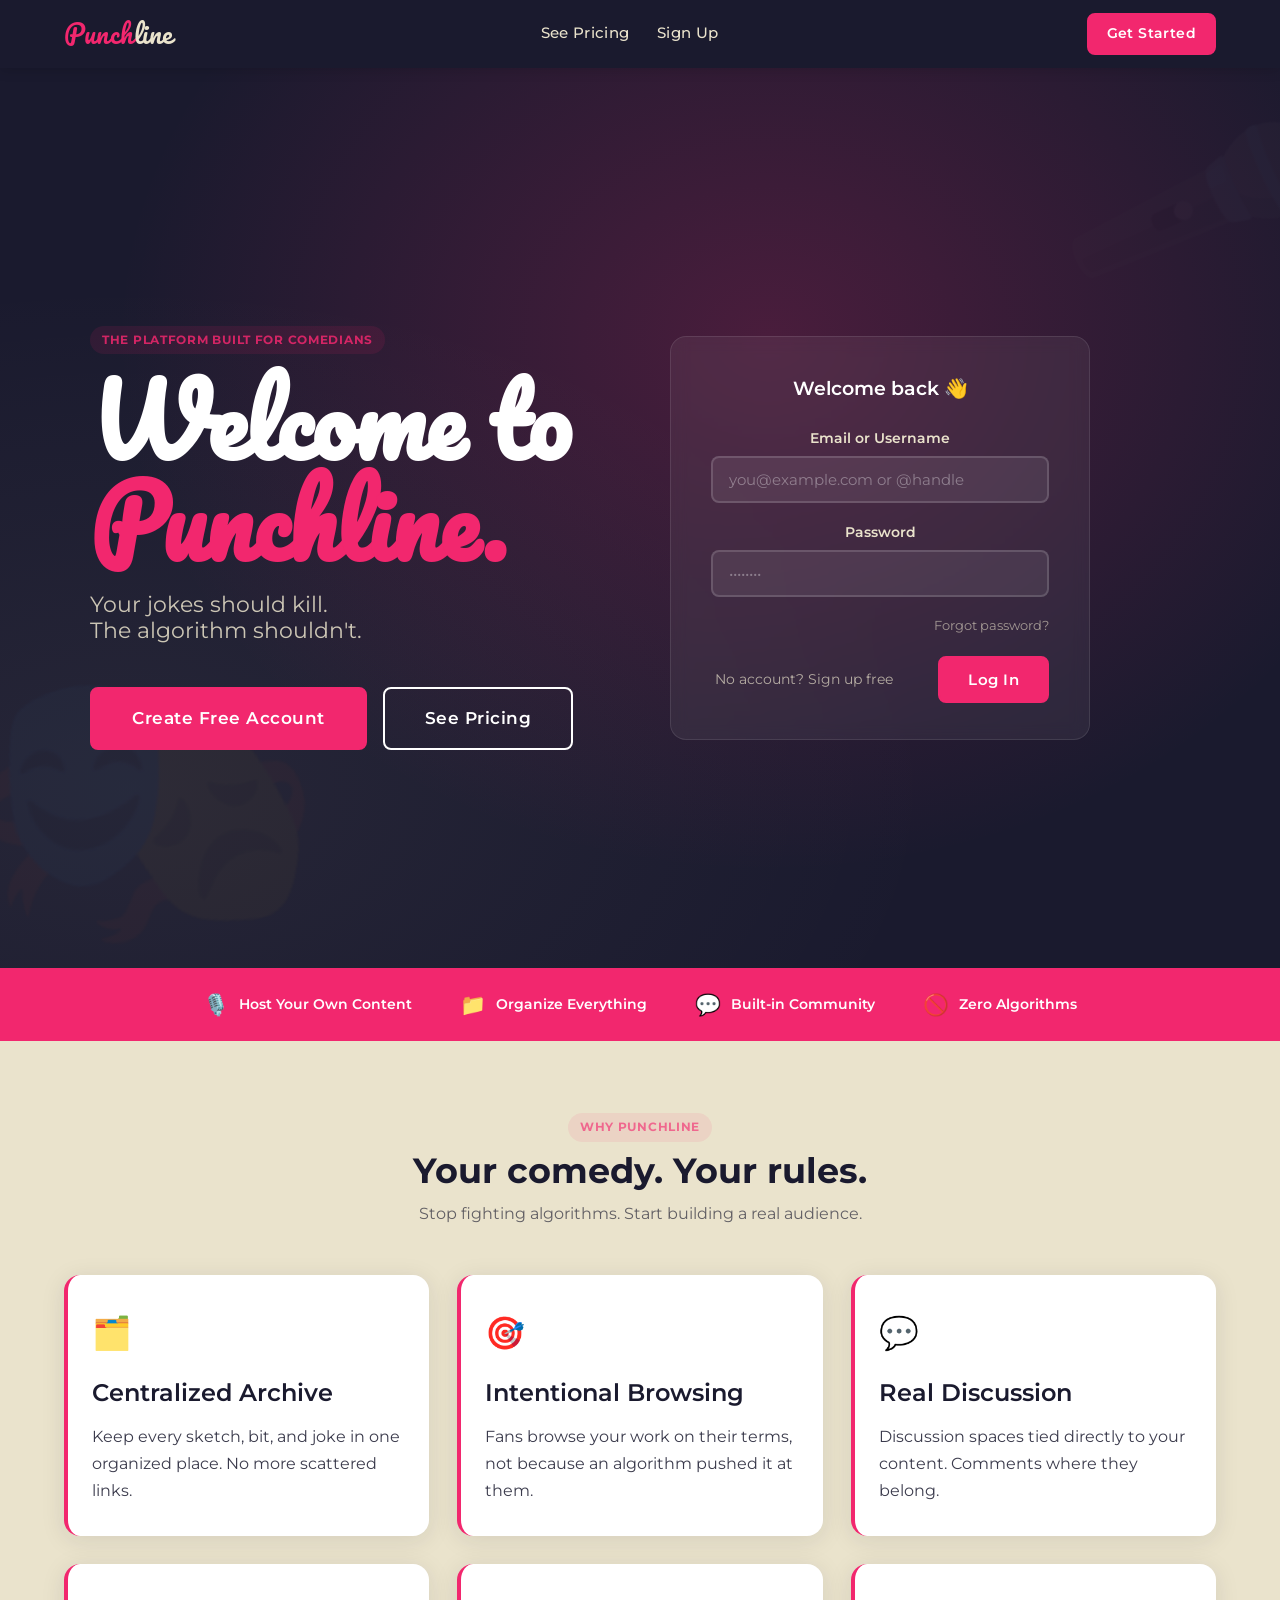
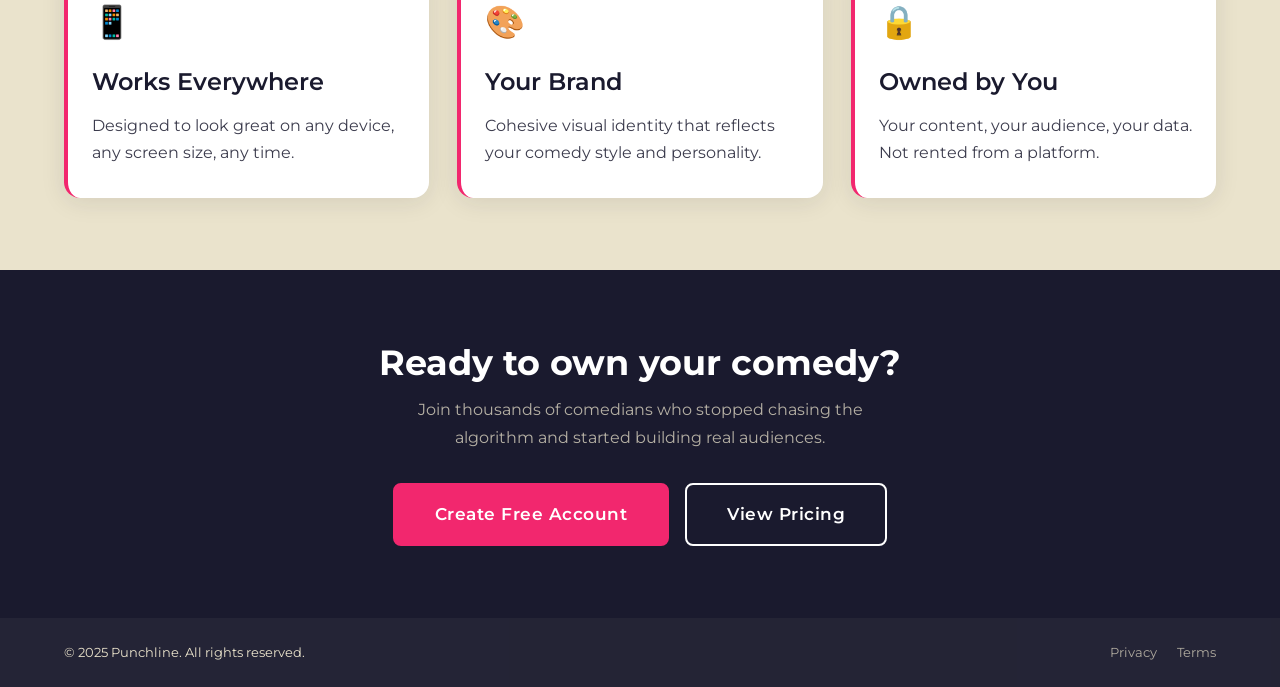
<file: checkout2.html>
<!DOCTYPE html>
<html lang="en">
<head>
  <meta charset="UTF-8">
  <meta name="viewport" content="width=device-width, initial-scale=1.0">
  <title>Checkout — Punchline</title>
  <link rel="stylesheet" href="css/styles.css">
  <style>
    body { background: var(--cream); }

    /* ============================================================
       AVATAR / USER MENU
    ============================================================ */
    .user-menu-wrap { position: relative; }
    .user-avatar {
      width: 36px; height: 36px; border-radius: 50%;
      background: var(--pink); color: var(--white); font-weight: 700; font-size: 0.85rem;
      display: flex; align-items: center; justify-content: center;
      cursor: pointer; border: 2px solid rgba(255,255,255,0.2);
      transition: var(--transition); user-select: none; letter-spacing: 0.03em; overflow: hidden;
    }
    .user-avatar:hover { border-color: rgba(255,255,255,0.7); transform: scale(1.06); }
    .user-dropdown {
      display: none; position: absolute; top: calc(100% + 10px); right: 0;
      background: var(--white); border-radius: var(--radius-lg);
      box-shadow: var(--shadow-lg); min-width: 210px; overflow: hidden;
      animation: dropIn 0.18s cubic-bezier(.4,0,.2,1); z-index: 200;
    }
    .user-dropdown.open { display: block; }
    @keyframes dropIn { from { opacity:0; transform:translateY(-8px) scale(0.97); } to { opacity:1; transform:none; } }
    .ud-header { padding: 14px 18px 12px; border-bottom: 1px solid var(--cream-dark); }
    .ud-header .ud-name  { font-weight: 700; font-size: 0.95rem; color: var(--navy); }
    .ud-header .ud-email { font-size: 0.76rem; color: var(--gray-mid); margin-top: 2px; }
    .ud-item {
      display: flex; align-items: center; gap: 10px; padding: 11px 18px;
      font-size: 0.88rem; font-weight: 500; color: var(--navy); cursor: pointer;
      transition: var(--transition); border: none; background: none;
      width: 100%; text-align: left; font-family: var(--font-main); text-decoration: none;
    }
    .ud-item:hover { background: var(--gray-light); color: var(--pink); }
    .ud-item.logout { color: #c0392b; }
    .ud-item.logout:hover { background: #fff0ee; }

    /* ============================================================
       CREATOR NOTICE BANNER
    ============================================================ */
    .creator-notice {
      background: var(--navy); border-bottom: 2px solid var(--pink);
      padding: 12px 5%; display: flex; align-items: center; gap: 12px;
      flex-wrap: wrap;
    }
    .creator-notice p {
      color: var(--cream); font-size: 0.85rem; opacity: 1; margin: 0; flex: 1;
    }
    .creator-notice p strong { color: var(--pink); }
    .notice-dismiss {
      background: none; border: 1px solid rgba(255,255,255,0.25); color: var(--cream);
      border-radius: var(--radius); padding: 4px 12px; font-size: 0.78rem;
      cursor: pointer; font-family: var(--font-main); transition: var(--transition);
      white-space: nowrap;
    }
    .notice-dismiss:hover { background: rgba(255,255,255,0.1); }

    /* ============================================================
       LAYOUT
    ============================================================ */
    .checkout-layout {
      max-width: 1100px; margin: 0 auto; padding: 48px 5%;
      display: grid; grid-template-columns: 1fr 380px; gap: 40px; align-items: start;
    }

    /* Express checkout */
    .express-checkout { background: var(--white); border-radius: var(--radius-lg); padding: 28px; margin-bottom: 24px; box-shadow: var(--shadow); }
    .express-checkout h3 { font-size: 0.82rem; letter-spacing: 0.08em; text-transform: uppercase; opacity: 0.5; margin-bottom: 14px; text-align: center; }
    .express-btns { display: flex; gap: 12px; }
    .express-btn { flex: 1; padding: 13px; border-radius: var(--radius); border: 2px solid var(--cream-dark); background: var(--white); font-weight: 700; cursor: pointer; transition: var(--transition); font-family: var(--font-main); }
    .express-btn.gpay { background: #000; color: white; border-color: #000; font-size: 1.1rem; }
    .express-btn:hover { box-shadow: var(--shadow); }
    .divider-or { display: flex; align-items: center; gap: 12px; margin: 18px 0; font-size: 0.8rem; opacity: 0.5; }
    .divider-or::before, .divider-or::after { content: ''; flex: 1; height: 1px; background: var(--cream-dark); }

    /* Payment form */
    .payment-form { background: var(--white); border-radius: var(--radius-lg); padding: 28px; box-shadow: var(--shadow); }
    .payment-form h3 { margin-bottom: 20px; }
    .card-row { display: grid; grid-template-columns: 1fr 1fr; gap: 16px; }
    .card-field { display: flex; align-items: center; border: 2px solid var(--cream-dark); border-radius: var(--radius); padding: 11px 14px; background: var(--white); gap: 10px; transition: var(--transition); }
    .card-field:focus-within { border-color: var(--pink); box-shadow: 0 0 0 3px rgba(242,39,110,0.12); }
    .card-field input { border: none; outline: none; flex: 1; font-family: var(--font-main); font-size: 0.9rem; }
    .secure-note { display: flex; align-items: center; gap: 8px; font-size: 0.76rem; opacity: 0.5; margin-top: 14px; }
    .complete-btn { width: 100%; padding: 16px; font-size: 1rem; margin-top: 18px; }

    /* Order summary */
    .order-summary { background: var(--white); border-radius: var(--radius-lg); padding: 28px; box-shadow: var(--shadow); position: sticky; top: 80px; }
    .order-summary h3 { margin-bottom: 20px; padding-bottom: 14px; border-bottom: 2px solid var(--cream); }
    .order-items { display: flex; flex-direction: column; gap: 14px; margin-bottom: 18px; }
    .order-item { display: flex; gap: 12px; align-items: center; }
    .item-img {
      width: 48px; height: 48px; border-radius: var(--radius); flex-shrink: 0;
      background: linear-gradient(135deg, var(--navy-light), #3d1060);
      overflow: hidden; display: flex; align-items: center; justify-content: center;
      font-size: 0.6rem; color: rgba(255,255,255,0.2); letter-spacing: 0.04em;
    }
    .item-img img { width: 100%; height: 100%; object-fit: cover; display: block; }
    .item-info { flex: 1; }
    .item-name  { font-weight: 600; font-size: 0.88rem; }
    .item-meta  { font-size: 0.75rem; opacity: 0.55; }
    .item-price { font-weight: 700; font-size: 0.9rem; color: var(--pink); }
    .item-remove { background: none; border: none; color: var(--gray-mid); font-size: 0.9rem; cursor: pointer; transition: var(--transition); font-family: var(--font-main); }
    .item-remove:hover { color: #c0392b; }
    .cart-empty-checkout { font-size: 0.88rem; opacity: 0.45; text-align: center; padding: 16px 0; }

    .order-totals { border-top: 1px solid var(--cream); padding-top: 14px; display: flex; flex-direction: column; gap: 10px; }
    .total-row { display: flex; justify-content: space-between; font-size: 0.88rem; }
    .total-row.grand { font-size: 1.05rem; font-weight: 800; padding-top: 8px; border-top: 2px solid var(--cream-dark); margin-top: 4px; }
    .total-row.grand span:last-child { color: var(--pink); }
    .total-row.discount { color: #27ae60; font-weight: 600; }

    .promo-row { display: flex; gap: 8px; margin-top: 14px; }
    .promo-row input { flex: 1; padding: 9px 12px; border: 2px solid var(--cream-dark); border-radius: var(--radius); font-family: var(--font-main); outline: none; font-size: 0.88rem; transition: var(--transition); }
    .promo-row input:focus { border-color: var(--pink); }
    .promo-msg { font-size: 0.78rem; margin-top: 6px; min-height: 1.2em; }
    .promo-msg.ok  { color: #27ae60; }
    .promo-msg.err { color: #c0392b; }

    /* ============================================================
       SIMULATION MODAL
    ============================================================ */
    .sim-overlay {
      display: none; position: fixed; inset: 0;
      background: rgba(26,26,46,0.75); backdrop-filter: blur(4px);
      z-index: 300; align-items: center; justify-content: center; padding: 20px;
    }
    .sim-overlay.active { display: flex; }
    .sim-modal {
      background: var(--white); border-radius: var(--radius-lg);
      width: min(480px, 96vw); padding: 40px 36px; text-align: center;
      box-shadow: var(--shadow-lg); animation: modalIn 0.22s cubic-bezier(.4,0,.2,1);
    }
    @keyframes modalIn { from { opacity:0; transform:translateY(20px) scale(0.97); } to { opacity:1; transform:none; } }
    .sim-modal .sim-icon { font-size: 3rem; margin-bottom: 16px; }
    .sim-modal h3 { margin-bottom: 12px; }
    .sim-modal p  { font-size: 0.9rem; opacity: 0.7; line-height: 1.6; margin-bottom: 8px; }
    .sim-modal .sim-amount { font-size: 1.6rem; font-weight: 800; color: var(--pink); margin: 16px 0; }
    .sim-modal .sim-note {
      background: rgba(242,39,110,0.07); border: 1px solid rgba(242,39,110,0.2);
      border-radius: var(--radius); padding: 12px 16px; font-size: 0.82rem;
      color: var(--navy); margin: 16px 0; text-align: left; line-height: 1.5;
    }

    @media (max-width: 900px) { .checkout-layout { grid-template-columns: 1fr; } .order-summary { position: static; } }
    @media (max-width: 600px) { .card-row { grid-template-columns: 1fr; } }
  </style>
</head>
<body>

  <!-- CREATOR NOTICE -->
  <div class="creator-notice" id="creatorNotice">
    <p>👋 <strong>You're previewing your checkout page.</strong> This is what your customers will see when they're ready to buy. The form below is not functional — no real payments are processed here.</p>
    <button class="notice-dismiss" id="noticeDismiss">Got it</button>
  </div>

  <!-- NAVBAR -->
  <nav class="navbar">
    <a href="home2.html" class="logo">Punch<span>line</span></a>
    <div class="nav-links" id="navLinks">
      <a href="home2.html">Home</a>
      <a href="events.html">Events</a>
      <a href="community.html">Community</a>
      <a href="merch.html">← Continue Shopping</a>
    </div>
    <div class="nav-actions">
      <span style="color:var(--cream);font-size:0.82rem;opacity:0.7;white-space:nowrap;">🔒 Secure Checkout</span>
      <div class="user-menu-wrap" id="userMenuWrap" style="display:none;">
        <div class="user-avatar" id="userAvatar" role="button" tabindex="0" title="Account menu">
          <img id="userAvatarImg" src="" alt="" style="display:none;width:100%;height:100%;object-fit:cover;border-radius:50%;">
          <span id="userAvatarInitials"></span>
        </div>
        <div class="user-dropdown" id="userDropdown">
          <div class="ud-header">
            <div class="ud-name"  id="udName"></div>
            <div class="ud-email" id="udEmail"></div>
          </div>
          <button class="ud-item logout" id="logoutBtn">🚪 &nbsp;Log Out</button>
        </div>
      </div>
      <button class="hamburger" id="hamburger"><span></span><span></span><span></span></button>
    </div>
  </nav>

  <div class="checkout-layout">
    <!-- LEFT: FORM -->
    <div>
      <h2 style="margin-bottom:24px;">Checkout</h2>

      <div class="express-checkout">
        <h3>Powered by</h3>
        <div style="display:flex;align-items:center;justify-content:center;padding:10px 0;">
          <div style="
            font-family:'Helvetica Neue',Helvetica,sans-serif;
            font-size:2rem; font-weight:700; letter-spacing:-0.03em;
            background: linear-gradient(135deg, #635BFF 0%, #8B7FFF 100%);
            -webkit-background-clip: text; -webkit-text-fill-color: transparent;
            background-clip: text; user-select:none;">stripe</div>
        </div>
        <div class="divider-or">pay with card below</div>
      </div>

      <div class="payment-form">
        <h3>Contact & Payment</h3>
        <div class="form-group"><label>Email Address</label><input type="email" placeholder="you@example.com"></div>
        <div class="form-group">
          <label>Card Number</label>
          <div class="card-field">
            <input type="text" placeholder="1234 5678 9012 3456" maxlength="19">
            <div style="display:flex;gap:4px;">
              <div style="background:#1a1a2e;color:white;padding:2px 6px;border-radius:3px;font-size:0.6rem;font-weight:700;">VISA</div>
              <div style="background:#eb5c11;color:white;padding:2px 6px;border-radius:3px;font-size:0.6rem;font-weight:700;">MC</div>
            </div>
          </div>
        </div>
        <div class="card-row">
          <div class="form-group"><label>Expiry</label><input type="text" placeholder="MM / YY" maxlength="7"></div>
          <div class="form-group"><label>CVC</label><input type="text" placeholder="•••" maxlength="4"></div>
        </div>
        <div class="form-group"><label>Name on Card</label><input type="text" placeholder="Full name"></div>
        <hr class="divider-thin">
        <h3>Shipping Address</h3>
        <div class="form-group"><label>Full Name</label><input type="text" placeholder="Your name"></div>
        <div class="card-row">
          <div class="form-group"><label>Country</label>
            <select style="padding:12px;border:2px solid var(--cream-dark);border-radius:var(--radius);width:100%;font-family:var(--font-main);outline:none;font-size:0.95rem;">
              <option>United States</option><option>United Kingdom</option><option>Canada</option><option>Australia</option><option>Other</option>
            </select>
          </div>
          <div class="form-group"><label>Zip / Postal</label><input type="text" placeholder="12345"></div>
        </div>
        <div class="form-group"><label>Street Address</label><input type="text" placeholder="123 Main Street"></div>
        <div class="card-row">
          <div class="form-group"><label>City</label><input type="text" placeholder="City"></div>
          <div class="form-group"><label>State / Province</label><input type="text" placeholder="State"></div>
        </div>
        <div class="secure-note">🔒 Your information is encrypted and secure.</div>
        <button class="btn btn-primary complete-btn" id="completeOrderBtn">Complete Order →</button>
      </div>
    </div>

    <!-- RIGHT: ORDER SUMMARY -->
    <div class="order-summary">
      <h3 id="summaryTitle">Your Cart</h3>
      <div class="order-items" id="orderItems"></div>
      <div class="promo-row">
        <input type="text" id="promoInput" placeholder="Promo / gift code">
        <button class="btn btn-outline btn-sm" id="promoApplyBtn">Apply</button>
      </div>
      <div class="promo-msg" id="promoMsg"></div>
      <div class="order-totals" id="orderTotals"></div>
      <p style="font-size:0.76rem;opacity:0.5;margin-top:14px;">
        By completing your purchase you agree to our <a href="#" style="color:var(--pink);" onclick="event.preventDefault();openLegal('terms')">Terms</a> and <a href="#" style="color:var(--pink);" onclick="event.preventDefault();openLegal('privacy')">Privacy Policy</a>.
      </p>
    </div>
  </div>

  <footer>
    <span>© 2025 <span id="footerName">Punchline</span> · Powered by Punchline</span>
    <div class="footer-links"><a href="#">Privacy</a><a href="#">Terms</a></div>
  </footer>

  <!-- SIMULATION MODAL -->
  <div class="sim-overlay" id="simOverlay">
    <div class="sim-modal">
      <div class="sim-icon">💳</div>
      <h3>Payment Simulation</h3>
      <p>If a customer completed this order, the following charge would be sent to your connected payment provider:</p>
      <div class="sim-amount" id="simAmount">$0.00</div>
      <div class="sim-note" id="simNote"></div>
      <p style="font-size:0.8rem;opacity:0.55;">No real charge has been made. This is a preview of your checkout flow.</p>
      <button class="btn btn-primary" style="width:100%;margin-top:8px;" id="simClose">Got it</button>
    </div>
  </div>

  <script>
  // ================================================================
  //  SESSION
  // ================================================================
  const session = JSON.parse(localStorage.getItem('punchline_session') || 'null');
  if (!session) { window.location.href = 'index.html'; }

  const users    = JSON.parse(localStorage.getItem('punchline_users') || '{}');
  const userRec  = users[session.email] || {};
  const userName = session.name || session.email.split('@')[0];
  const homeData = JSON.parse(localStorage.getItem('punchline_page_' + session.email) || 'null');
  const stageName = (homeData && homeData.name) ? homeData.name : userName;

  document.getElementById('footerName').textContent = stageName;

  // Avatar
  const avatarImg      = document.getElementById('userAvatarImg');
  const avatarInitials = document.getElementById('userAvatarInitials');
  if (userRec.avatarDataUrl) {
    avatarImg.src = userRec.avatarDataUrl; avatarImg.style.display = 'block'; avatarInitials.style.display = 'none';
  } else {
    const initials = stageName.trim().split(/\s+/).map(w => w[0].toUpperCase()).slice(0,2).join('');
    avatarInitials.textContent = initials; avatarInitials.style.display = 'inline';
  }
  document.getElementById('udName').textContent  = stageName;
  document.getElementById('udEmail').textContent = session.email;
  document.getElementById('userMenuWrap').style.display = 'block';

  document.getElementById('userAvatar').addEventListener('click', e => { e.stopPropagation(); document.getElementById('userDropdown').classList.toggle('open'); });
  document.addEventListener('click', () => document.getElementById('userDropdown').classList.remove('open'));
  document.getElementById('logoutBtn').addEventListener('click', () => { localStorage.removeItem('punchline_session'); window.location.href = 'index.html'; });
  document.getElementById('hamburger').addEventListener('click', () => document.getElementById('navLinks').classList.toggle('open'));

  // ================================================================
  //  CREATOR NOTICE
  // ================================================================
  document.getElementById('noticeDismiss').addEventListener('click', () => {
    document.getElementById('creatorNotice').style.display = 'none';
  });

  // ================================================================
  //  CART  (read from sessionStorage — written by merch.html)
  // ================================================================
  const CART_KEY = 'punchline_cart_' + session.email;

  function loadCart() {
    try { return JSON.parse(localStorage.getItem(CART_KEY) || '[]'); } catch(e) { return []; }
  }
  function saveCart() {
    localStorage.setItem(CART_KEY, JSON.stringify(cart));
  }

  let cart = loadCart();

  // ================================================================
  //  PROMO CODE  (validated against structured promoCodes from shop data)
  // ================================================================
  const SHOP_KEY = 'punchline_shop_' + session.email;
  const shopData = JSON.parse(localStorage.getItem(SHOP_KEY) || 'null') || {};
  // promoCodes = [{ code: 'SOFT', pct: 20 }, ...]
  const promoCodes = (shopData.banner && shopData.banner.promoCodes) ? shopData.banner.promoCodes : [];

  let appliedDiscount = 0;
  let appliedCode     = '';

  document.getElementById('promoApplyBtn').addEventListener('click', applyPromo);
  document.getElementById('promoInput').addEventListener('keydown', e => { if (e.key === 'Enter') applyPromo(); });

  function applyPromo() {
    const input = document.getElementById('promoInput').value.trim().toUpperCase();
    const msg   = document.getElementById('promoMsg');
    if (!input) { msg.className = 'promo-msg err'; msg.textContent = 'Please enter a code.'; return; }

    if (promoCodes.length === 0) {
      msg.className = 'promo-msg err';
      msg.textContent = 'No promo codes are active right now.';
      return;
    }

    const match = promoCodes.find(c => c.code.toUpperCase() === input);
    if (match) {
      appliedCode     = match.code.toUpperCase();
      appliedDiscount = parseInt(match.pct) || 0;
      msg.className   = 'promo-msg ok';
      msg.textContent = `✓ Code "${appliedCode}" applied — ${appliedDiscount}% off!`;
      renderSummary();
    } else {
      msg.className   = 'promo-msg err';
      msg.textContent = "That code isn't valid or has expired.";
    }
  }

  // ================================================================
  //  RENDER ORDER SUMMARY
  // ================================================================
  const IMG_PREFIX = 'punchline_shopimg_' + session.email + '_';

  function getProductImage(productName) {
    // Try to find a matching product in shop data to get its image
    const products = (shopData.products || []);
    const match = products.find(p => p.name === productName);
    if (match && match.id) {
      return localStorage.getItem(IMG_PREFIX + match.id + '_0') || null;
    }
    return null;
  }

  function renderSummary() {
    const itemsEl  = document.getElementById('orderItems');
    const totalsEl = document.getElementById('orderTotals');
    const titleEl  = document.getElementById('summaryTitle');

    itemsEl.innerHTML = '';

    if (cart.length === 0) {
      itemsEl.innerHTML = '<div class="cart-empty-checkout">Your cart is empty. <a href="merch.html" style="color:var(--pink);">Go back to shop</a></div>';
      titleEl.textContent = 'Your Cart (0)';
      totalsEl.innerHTML = '';
      return;
    }

    titleEl.textContent = `Your Cart (${cart.length})`;

    let subtotal = 0;
    cart.forEach((item, i) => {
      subtotal += item.priceUsd;
      const row = document.createElement('div');
      row.className = 'order-item';

      // Image
      const imgDiv = document.createElement('div');
      imgDiv.className = 'item-img';
      const src = getProductImage(item.name);
      if (src) {
        const img = document.createElement('img'); img.src = src; img.alt = item.name;
        imgDiv.appendChild(img);
      } else {
        imgDiv.textContent = '🛍';
        imgDiv.style.fontSize = '1.4rem';
      }

      const infoDiv = document.createElement('div'); infoDiv.className = 'item-info';
      const nameEl  = document.createElement('div'); nameEl.className  = 'item-name';  nameEl.textContent = item.name;
      infoDiv.appendChild(nameEl);

      const priceEl  = document.createElement('div'); priceEl.className  = 'item-price'; priceEl.textContent = '$' + item.priceUsd.toFixed(2);
      const removeEl = document.createElement('button'); removeEl.className = 'item-remove'; removeEl.textContent = '✕';
      removeEl.addEventListener('click', () => { cart.splice(i, 1); saveCart(); renderSummary(); });

      row.appendChild(imgDiv); row.appendChild(infoDiv); row.appendChild(priceEl); row.appendChild(removeEl);
      itemsEl.appendChild(row);
    });

    // Totals
    const discountAmt = appliedDiscount > 0 ? subtotal * (appliedDiscount / 100) : 0;
    const grandTotal  = subtotal - discountAmt;

    let html = `<div class="total-row"><span>Subtotal</span><span>$${subtotal.toFixed(2)}</span></div>`;
    if (discountAmt > 0) {
      html += `<div class="total-row discount"><span>Discount (${appliedCode} −${appliedDiscount}%)</span><span>−$${discountAmt.toFixed(2)}</span></div>`;
    }
    html += `<div class="total-row"><span>Shipping</span><span>Free</span></div>`;
    html += `<div class="total-row"><span>Tax</span><span>$0.00</span></div>`;
    html += `<div class="total-row grand"><span>Total</span><span>$${grandTotal.toFixed(2)}</span></div>`;
    totalsEl.innerHTML = html;
  }

  // ================================================================
  //  COMPLETE ORDER — show simulation modal
  // ================================================================
  document.getElementById('completeOrderBtn').addEventListener('click', () => {
    if (cart.length === 0) {
      alert('Your cart is empty!'); return;
    }

    const subtotal    = cart.reduce((s, i) => s + i.priceUsd, 0);
    const discountAmt = appliedDiscount > 0 ? subtotal * (appliedDiscount / 100) : 0;
    const grandTotal  = subtotal - discountAmt;
    const itemList    = cart.map(i => `• ${i.name} — $${i.priceUsd.toFixed(2)}`).join('\n');

    document.getElementById('simAmount').textContent = '$' + grandTotal.toFixed(2);
    document.getElementById('simNote').innerHTML =
      `<strong>Items:</strong><br>${cart.map(i => `• ${i.name} — $${i.priceUsd.toFixed(2)}`).join('<br>')}` +
      (appliedDiscount > 0 ? `<br><br><strong>Promo applied:</strong> ${appliedCode} (−${appliedDiscount}%)` : '') +
      `<br><br><strong>Payment would go to:</strong> your connected payment provider on file.`;

    document.getElementById('simOverlay').classList.add('active');
  });

  document.getElementById('simClose').addEventListener('click', () => {
    document.getElementById('simOverlay').classList.remove('active');
  });
  document.getElementById('simOverlay').addEventListener('click', e => {
    if (e.target === document.getElementById('simOverlay'))
      document.getElementById('simOverlay').classList.remove('active');
  });

  // ================================================================
  //  INIT
  // ================================================================
  renderSummary();
  </script>
<script src="legal.js"></script>
</body>
</html>
</file>
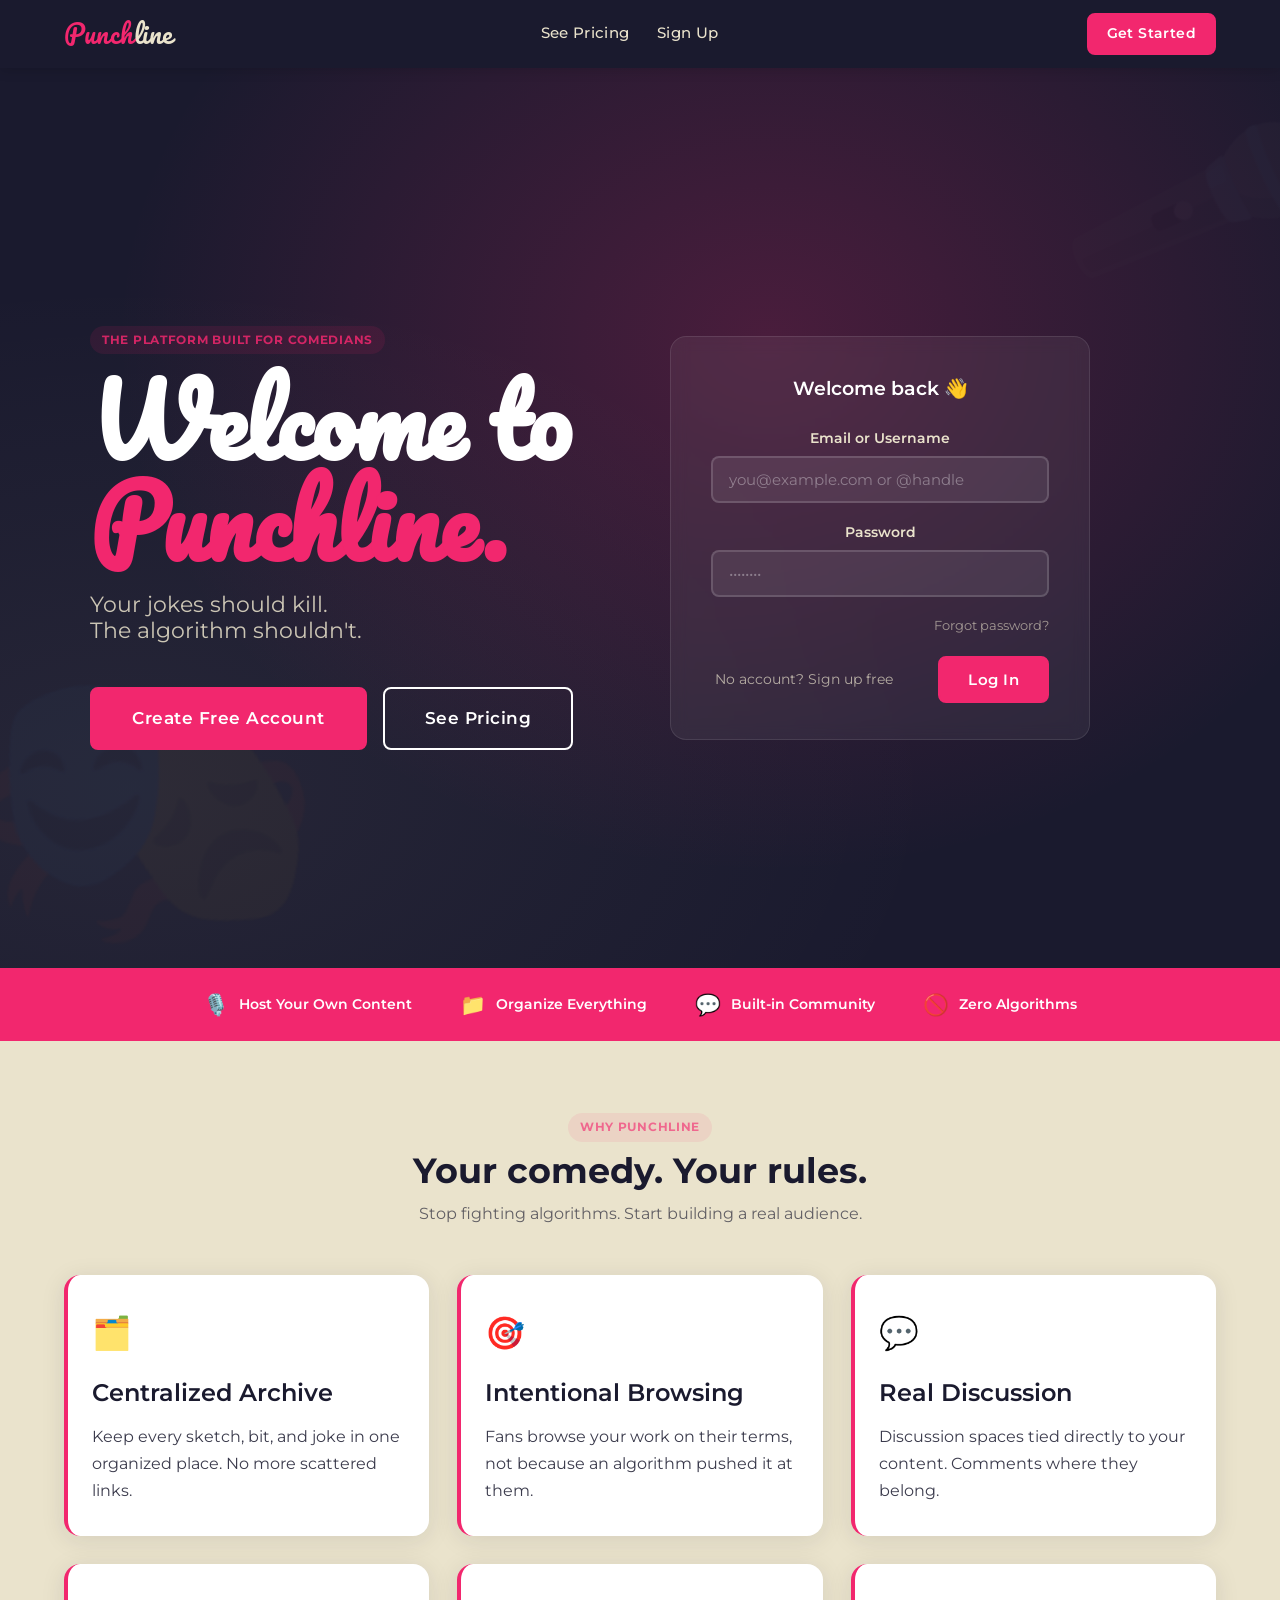
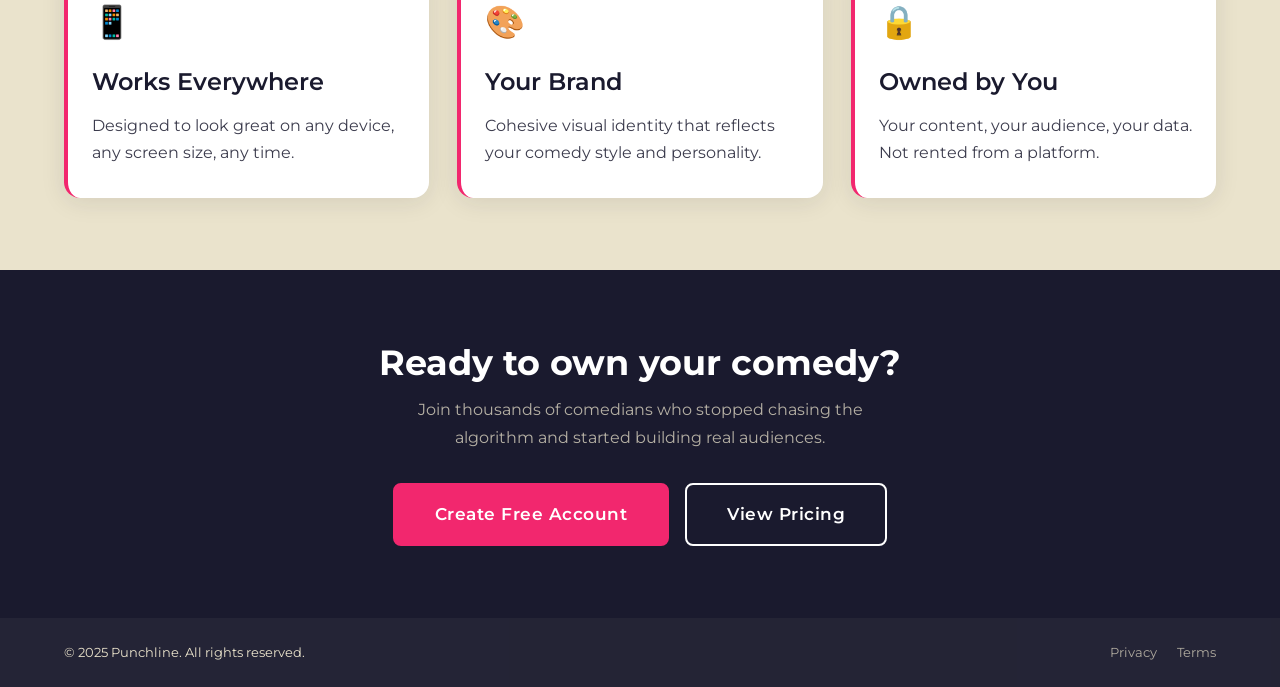
<file: community.html>
<!DOCTYPE html>
<html lang="en">
<head>
  <meta charset="UTF-8">
  <meta name="viewport" content="width=device-width, initial-scale=1.0">
  <title>Membership — Punchline</title>
  <link rel="stylesheet" href="css/styles.css">
  <style>
    body { background: var(--cream); }

    .user-menu-wrap { position: relative; }
    .user-avatar {
      width: 36px; height: 36px; border-radius: 50%;
      background: var(--pink); color: var(--white); font-weight: 700; font-size: 0.85rem;
      display: flex; align-items: center; justify-content: center;
      cursor: pointer; border: 2px solid rgba(255,255,255,0.2);
      transition: var(--transition); user-select: none; letter-spacing: 0.03em; overflow: hidden;
    }
    .user-avatar:hover { border-color: rgba(255,255,255,0.7); transform: scale(1.06); }
    .user-dropdown {
      display: none; position: absolute; top: calc(100% + 10px); right: 0;
      background: var(--white); border-radius: var(--radius-lg);
      box-shadow: var(--shadow-lg); min-width: 210px; overflow: hidden;
      animation: dropIn 0.18s cubic-bezier(.4,0,.2,1); z-index: 200;
    }
    .user-dropdown.open { display: block; }
    @keyframes dropIn { from { opacity:0; transform:translateY(-8px) scale(0.97); } to { opacity:1; transform:none; } }
    .ud-header { padding: 14px 18px 12px; border-bottom: 1px solid var(--cream-dark); }
    .ud-header .ud-name  { font-weight: 700; font-size: 0.95rem; color: var(--navy); }
    .ud-header .ud-email { font-size: 0.76rem; color: var(--gray-mid); margin-top: 2px; }
    .ud-item {
      display: flex; align-items: center; gap: 10px; padding: 11px 18px;
      font-size: 0.88rem; font-weight: 500; color: var(--navy); cursor: pointer;
      transition: var(--transition); border: none; background: none;
      width: 100%; text-align: left; font-family: var(--font-main); text-decoration: none;
    }
    .ud-item:hover { background: var(--gray-light); color: var(--pink); }
    .ud-item.logout { color: #c0392b; }
    .ud-item.logout:hover { background: #fff0ee; }

    .edit-toolbar {
      display: none; position: sticky; top: 68px; z-index: 90;
      background: var(--navy); border-bottom: 2px solid var(--pink);
      padding: 10px 5%; align-items: center; gap: 12px; flex-wrap: wrap;
    }
    .edit-toolbar.visible { display: flex; }
    .edit-toolbar span { color: var(--cream); font-size: 0.82rem; opacity: 0.7; margin-right: auto; }

    .membership-hero { background: var(--navy); padding: 64px 5%; text-align: center; }
    .membership-hero h1 { color: var(--white); font-family: var(--font-brand); font-size: clamp(2.5rem, 7vw, 5rem); }
    .membership-hero p  { color: var(--cream); opacity: 0.75; margin-top: 10px; max-width: 500px; margin-left: auto; margin-right: auto; }

    .membership-section { padding: 72px 5%; }
    .membership-grid { display: grid; grid-template-columns: repeat(auto-fit, minmax(240px, 1fr)); gap: 24px; max-width: 1100px; margin: 0 auto; }

    .membership-card {
      background: var(--white); border-radius: var(--radius-lg);
      padding: 36px 28px; box-shadow: var(--shadow);
      border: 2px solid transparent; display: flex; flex-direction: column;
      gap: 14px; transition: var(--transition); position: relative; overflow: hidden;
    }
    .membership-card:hover { border-color: var(--pink); transform: translateY(-4px); box-shadow: var(--shadow-lg); }
    .membership-card.featured { border-color: var(--pink); background: var(--navy); color: var(--white); }
    .membership-card.featured .tier-desc,
    .membership-card.featured .tier-perks li { color: var(--cream); }
    .membership-card.featured .perk-remove { color: rgba(255,255,255,0.5); }
    .membership-card.featured .perk-remove:hover { color: #ff8a8a; }
    .membership-card.featured .add-perk-row input { background: rgba(255,255,255,0.1); border-color: rgba(255,255,255,0.2); color: var(--white); }
    .membership-card.featured .add-perk-row input::placeholder { color: rgba(255,255,255,0.35); }
    .membership-card.featured .add-perk-row input:focus { border-color: var(--pink); }
    .membership-card.featured .tier-label { color: rgba(255,255,255,0.5); }

    .hot-badge { position: absolute; top: 16px; right: -28px; background: var(--pink); color: white; font-size: 0.7rem; font-weight: 700; padding: 4px 36px; transform: rotate(45deg); letter-spacing: 0.06em; text-transform: uppercase; }

    .tier-name-display { font-size: 0.78rem; font-weight: 700; letter-spacing: 0.12em; text-transform: uppercase; color: var(--pink); }
    .tier-tagline-display { font-family: var(--font-brand); font-size: 1.1rem; color: var(--pink); }
    .tier-price-display   { font-size: 2.8rem; font-weight: 800; color: var(--pink); line-height: 1; }
    .tier-price-display .period { font-size: 0.9rem; font-weight: 400; opacity: 0.6; }
    .tier-desc  { font-size: 0.87rem; opacity: 0.7; }
    .tier-label { font-size: 0.75rem; font-weight: 600; opacity: 0.45; text-transform: uppercase; letter-spacing: 0.06em; margin-bottom: 2px; }

    .tier-perks { display: flex; flex-direction: column; gap: 8px; flex: 1; }
    .tier-perks li { display: flex; align-items: flex-start; gap: 8px; font-size: 0.87rem; list-style: none; }
    .tier-perks li::before { content: '✓'; color: var(--pink); font-weight: 700; flex-shrink: 0; }

    .perk-remove { display: none; background: none; border: none; cursor: pointer; color: var(--gray-mid); font-size: 0.85rem; padding: 0 0 0 4px; transition: var(--transition); font-family: var(--font-main); margin-left: auto; flex-shrink: 0; }
    .perk-remove:hover { color: #c0392b; }
    .edit-mode .perk-remove { display: inline-flex; }

    .add-perk-row { display: none; align-items: center; gap: 8px; margin-top: 4px; }
    .edit-mode .add-perk-row { display: flex; }
    .add-perk-row input { flex: 1; padding: 7px 10px; border: 2px solid var(--cream-dark); border-radius: var(--radius); font-family: var(--font-main); font-size: 0.82rem; outline: none; background: var(--white); color: var(--navy); }
    .add-perk-row input:focus { border-color: var(--pink); }
    .add-perk-row button { background: var(--pink); color: white; border: none; border-radius: var(--radius); padding: 7px 12px; font-size: 0.82rem; font-weight: 700; cursor: pointer; font-family: var(--font-main); transition: var(--transition); flex-shrink: 0; }
    .add-perk-row button:hover { background: var(--pink-dark); }

    .card-edit-controls { display: none; flex-direction: column; gap: 8px; margin-top: 4px; }
    .edit-mode .card-edit-controls { display: flex; }
    .card-edit-controls .edit-field { padding: 8px 10px; border: 2px solid var(--cream-dark); border-radius: var(--radius); font-family: var(--font-main); font-size: 0.88rem; outline: none; background: var(--white); color: var(--navy); transition: var(--transition); }
    .card-edit-controls .edit-field:focus { border-color: var(--pink); }
    .membership-card.featured .card-edit-controls .edit-field { background: rgba(255,255,255,0.1); border-color: rgba(255,255,255,0.2); color: var(--white); }
    .membership-card.featured .card-edit-controls .edit-field::placeholder { color: rgba(255,255,255,0.35); }
    .membership-card.featured .card-edit-controls .edit-field:focus { border-color: var(--pink); }

    .card-action-row { display: none; gap: 8px; flex-wrap: wrap; margin-top: 4px; }
    .edit-mode .card-action-row { display: flex; }
    .btn-feature { background: none; border: 2px solid var(--pink); color: var(--pink); border-radius: var(--radius); padding: 5px 12px; font-size: 0.78rem; font-weight: 700; cursor: pointer; font-family: var(--font-main); transition: var(--transition); }
    .btn-feature:hover, .btn-feature.active { background: var(--pink); color: white; }
    .btn-remove-tier { background: none; border: 2px solid #e74c3c; color: #e74c3c; border-radius: var(--radius); padding: 5px 12px; font-size: 0.78rem; font-weight: 700; cursor: pointer; font-family: var(--font-main); transition: var(--transition); }
    .btn-remove-tier:hover { background: #e74c3c; color: white; }

    .cart-add { display: flex; align-items: center; gap: 10px; padding: 13px 20px; background: var(--pink); color: white; border: none; border-radius: var(--radius); font-weight: 700; font-size: 0.9rem; cursor: pointer; transition: var(--transition); justify-content: center; text-decoration: none; margin-top: auto; font-family: var(--font-main); }
    .cart-add:hover { background: var(--pink-dark); transform: translateY(-1px); }
    .membership-card.featured .cart-add { background: var(--white); color: var(--navy); }
    .membership-card.featured .cart-add:hover { background: var(--cream); }

    .tier-display-fields { display: flex; flex-direction: column; gap: 6px; }
    .edit-mode .tier-display-fields { display: none; }
    .edit-mode .card-edit-controls { display: flex; }

    .add-tier-wrap { display: none; justify-content: center; margin-top: 12px; }
    .edit-mode .add-tier-wrap { display: flex; }

    .edit-mode [contenteditable="true"] { outline: none; border-bottom: 2px dashed var(--pink); padding-bottom: 2px; cursor: text; border-radius: 3px; }
    .edit-mode [contenteditable="true"]:hover  { background: rgba(242,39,110,0.06); }
    .edit-mode [contenteditable="true"]:focus  { background: rgba(242,39,110,0.1); border-bottom-style: solid; }

    @media (max-width: 600px) { .membership-grid { grid-template-columns: 1fr; } }

    /* active nav link */
    .nav-active {
      color: var(--pink) !important;
      font-weight: 700;
      pointer-events: none;
      cursor: default;
    }
    .nav-active::after { display: none !important; }
  </style>
</head>
<body>

  <nav class="navbar">
    <a href="home2.html" class="logo">Punch<span>line</span></a>
    <div class="nav-links" id="navLinks">
      <a href="home2.html">Home</a>
      <a href="events.html">Events</a>
      <a class="nav-active">Community</a>
      <a href="merch.html">Merch</a>
    </div>
    <div class="nav-actions">
      <button class="btn btn-outline-white btn-sm" id="editToggleBtn" style="display:none;">✏️ Edit Page</button>
      <div class="user-menu-wrap" id="userMenuWrap" style="display:none;">
        <div class="user-avatar" id="userAvatar" role="button" tabindex="0" title="Account menu">
          <img id="userAvatarImg" src="" alt="" style="display:none;width:100%;height:100%;object-fit:cover;border-radius:50%;">
          <span id="userAvatarInitials"></span>
        </div>
        <div class="user-dropdown" id="userDropdown">
          <div class="ud-header">
            <div class="ud-name"  id="udName"></div>
            <div class="ud-email" id="udEmail"></div>
          </div>
          <button class="ud-item logout" id="logoutBtn">🚪 &nbsp;Log Out</button>
        </div>
      </div>
      <button class="hamburger" id="hamburger"><span></span><span></span><span></span></button>
    </div>
  </nav>

  <div class="edit-toolbar" id="editToolbar">
    <span>✏️ &nbsp;Edit mode — customise your membership tiers</span>
    <button class="btn btn-primary btn-sm" id="saveBtn">💾 Save Changes</button>
    <button class="btn btn-outline-white btn-sm" id="cancelBtn">Cancel</button>
  </div>

  <div class="membership-hero">
    <span class="badge badge-pink mb-16">Membership</span>
    <h1>"One of Us"</h1>
    <p>Join <span id="heroCreatorName">the creator</span>'s inner circle. Pick the tier that feels right and get access to the good stuff.</p>
  </div>

  <section class="membership-section">
    <div class="membership-grid" id="membershipGrid"></div>
    <div class="add-tier-wrap" id="addTierWrap">
      <button class="btn btn-outline" id="addTierBtn">＋ Add Another Tier</button>
    </div>
    <p style="text-align:center;margin-top:32px;font-size:0.82rem;opacity:0.5;">
      All memberships are billed monthly. Cancel anytime from your account settings.
    </p>
  </section>

  <footer>
    <span>© 2025 <span id="footerName">Punchline</span> · Powered by Punchline</span>
    <div class="footer-links"><a href="#">Privacy</a><a href="#">Terms</a></div>
  </footer>

  <script>
  const session = JSON.parse(localStorage.getItem('punchline_session') || 'null');
  if (!session) { window.location.href = 'index.html'; }

  const users   = JSON.parse(localStorage.getItem('punchline_users') || '{}');
  const userRec = users[session.email] || {};
  const userName = session.name || session.email.split('@')[0];
  const homePageData = JSON.parse(localStorage.getItem('punchline_page_' + session.email) || 'null');
  const stageName    = (homePageData && homePageData.name) ? homePageData.name : userName;

  document.getElementById('heroCreatorName').textContent = stageName;
  document.getElementById('footerName').textContent      = stageName;

  const avatarImg      = document.getElementById('userAvatarImg');
  const avatarInitials = document.getElementById('userAvatarInitials');
  if (userRec.avatarDataUrl) {
    avatarImg.src = userRec.avatarDataUrl;
    avatarImg.style.display = 'block';
    avatarInitials.style.display = 'none';
  } else {
    const initials = stageName.trim().split(/\s+/).map(w => w[0].toUpperCase()).slice(0,2).join('');
    avatarInitials.textContent   = initials;
    avatarInitials.style.display = 'inline';
  }
  document.getElementById('udName').textContent  = stageName;
  document.getElementById('udEmail').textContent = session.email;
  document.getElementById('userMenuWrap').style.display  = 'block';
  document.getElementById('editToggleBtn').style.display = 'inline-flex';

  document.getElementById('userAvatar').addEventListener('click', e => { e.stopPropagation(); document.getElementById('userDropdown').classList.toggle('open'); });
  document.addEventListener('click', () => document.getElementById('userDropdown').classList.remove('open'));
  document.getElementById('logoutBtn').addEventListener('click', () => { localStorage.removeItem('punchline_session'); window.location.href = 'index.html'; });
  document.getElementById('hamburger').addEventListener('click', () => document.getElementById('navLinks').classList.toggle('open'));

  const MEM_KEY  = 'punchline_membership_' + session.email;
  const CART_KEY = 'punchline_cart_' + session.email;

  const DEFAULT_TIERS = [{
    name: 'Tier 1', tagline: 'The Fan', price: '5',
    desc: 'For the casual fan who wants to support and stay in the loop.',
    perks: ['Members-only forum access', 'Monthly newsletter', 'Early content announcements'],
    featured: false
  }];

  function loadData() { return JSON.parse(localStorage.getItem(MEM_KEY) || 'null') || { tiers: DEFAULT_TIERS }; }
  function saveData(d) { localStorage.setItem(MEM_KEY, JSON.stringify(d)); }

  let pageData = loadData();
  let editMode = false;
  let tempData = null;

  function addTierToCart(tier) {
    const cart = JSON.parse(localStorage.getItem(CART_KEY) || '[]');
    cart.push({
      name: tier.tagline + ' Membership (' + tier.name + ')',
      priceUsd: parseFloat(tier.price) || 0
    });
    localStorage.setItem(CART_KEY, JSON.stringify(cart));
    window.location.href = 'checkout2.html';
  }

  function renderTiers(tiers) {
    const grid = document.getElementById('membershipGrid');
    grid.innerHTML = '';
    tiers.forEach((tier, idx) => {
      const card = document.createElement('div');
      card.className = 'membership-card' + (tier.featured ? ' featured' : '');
      if (tier.featured) {
        const ribbon = document.createElement('div');
        ribbon.className = 'hot-badge'; ribbon.textContent = 'Popular';
        card.appendChild(ribbon);
      }

      const displayFields = document.createElement('div');
      displayFields.className = 'tier-display-fields';
      displayFields.innerHTML = `
        <div class="tier-name-display">${tier.name}</div>
        <div class="tier-tagline-display">${tier.tagline}</div>
        <div class="tier-price-display">$${tier.price}<span class="period">/mo</span></div>
        <p class="tier-desc">${tier.desc}</p>`;
      card.appendChild(displayFields);

      const editFields = document.createElement('div');
      editFields.className = 'card-edit-controls';
      editFields.innerHTML = `
        <div class="tier-label">Tier name</div>
        <input class="edit-field" data-field="name"    value="${tier.name}"    placeholder="e.g. Tier 1">
        <div class="tier-label">Tagline</div>
        <input class="edit-field" data-field="tagline" value="${tier.tagline}" placeholder="e.g. The Fan">
        <div class="tier-label">Price ($/mo)</div>
        <input class="edit-field" data-field="price"   value="${tier.price}"   placeholder="e.g. 9" type="number" min="0">
        <div class="tier-label">Description</div>
        <input class="edit-field" data-field="desc"    value="${tier.desc}"    placeholder="Short description of this tier">`;
      editFields.querySelectorAll('.edit-field').forEach(input => {
        input.addEventListener('input', e => {
          tempData.tiers[idx][e.target.dataset.field] = e.target.value;
          refreshDisplayFields(card, tempData.tiers[idx]);
        });
      });
      card.appendChild(editFields);

      const perksList = document.createElement('ul');
      perksList.className = 'tier-perks';
      tier.perks.forEach((perk, pIdx) => perksList.appendChild(buildPerkItem(perk, idx, pIdx)));
      card.appendChild(perksList);

      const addPerkRow = document.createElement('div');
      addPerkRow.className = 'add-perk-row';
      const perkInput = document.createElement('input');
      perkInput.type = 'text'; perkInput.placeholder = 'New perk…';
      const perkAddBtn = document.createElement('button');
      perkAddBtn.textContent = '＋';
      perkAddBtn.addEventListener('click', () => {
        const val = perkInput.value.trim(); if (!val) return;
        tempData.tiers[idx].perks.push(val); renderTiers(tempData.tiers);
      });
      perkInput.addEventListener('keydown', e => { if (e.key === 'Enter') perkAddBtn.click(); });
      addPerkRow.appendChild(perkInput); addPerkRow.appendChild(perkAddBtn);
      card.appendChild(addPerkRow);

      const actionRow = document.createElement('div');
      actionRow.className = 'card-action-row';
      const featureBtn = document.createElement('button');
      featureBtn.className = 'btn-feature' + (tier.featured ? ' active' : '');
      featureBtn.textContent = tier.featured ? '⭐ Featured' : 'Mark as Featured';
      featureBtn.addEventListener('click', () => {
        tempData.tiers.forEach((t, i) => t.featured = (i === idx) ? !t.featured : false);
        renderTiers(tempData.tiers);
      });
      actionRow.appendChild(featureBtn);
      if (tiers.length > 1) {
        const removeBtn = document.createElement('button');
        removeBtn.className = 'btn-remove-tier'; removeBtn.textContent = '✕ Remove Tier';
        removeBtn.addEventListener('click', () => {
          if (confirm('Remove this tier?')) { tempData.tiers.splice(idx, 1); renderTiers(tempData.tiers); }
        });
        actionRow.appendChild(removeBtn);
      }
      card.appendChild(actionRow);

      // Cart button — writes to localStorage cart then navigates to checkout
      const cartBtn = document.createElement('button');
      cartBtn.className = 'cart-add';
      cartBtn.innerHTML = '<span class="cart-icon">🛒</span> Add to Cart';
      cartBtn.addEventListener('click', () => {
        if (!editMode) addTierToCart(tier);
      });
      card.appendChild(cartBtn);

      grid.appendChild(card);
    });
    document.getElementById('addTierBtn').style.display = (editMode && tiers.length < 4) ? 'inline-flex' : 'none';
  }

  function buildPerkItem(perk, tierIdx, perkIdx) {
    const li = document.createElement('li');
    li.innerHTML = `<span>${perk}</span>`;
    const removeBtn = document.createElement('button');
    removeBtn.className = 'perk-remove'; removeBtn.textContent = '✕'; removeBtn.title = 'Remove perk';
    removeBtn.addEventListener('click', () => { tempData.tiers[tierIdx].perks.splice(perkIdx, 1); renderTiers(tempData.tiers); });
    li.appendChild(removeBtn);
    return li;
  }

  function refreshDisplayFields(card, tier) {
    const df = card.querySelector('.tier-display-fields'); if (!df) return;
    df.querySelector('.tier-name-display').textContent    = tier.name;
    df.querySelector('.tier-tagline-display').textContent = tier.tagline;
    df.querySelector('.tier-price-display').innerHTML     = `$${tier.price}<span class="period">/mo</span>`;
    df.querySelector('.tier-desc').textContent            = tier.desc;
  }

  function enterEditMode() {
    editMode = true; tempData = JSON.parse(JSON.stringify(pageData));
    document.body.classList.add('edit-mode');
    document.getElementById('editToolbar').classList.add('visible');
    document.getElementById('editToggleBtn').textContent = '👁 Preview';
    renderTiers(tempData.tiers);
  }

  function exitEditMode(save) {
    if (save) { pageData = tempData; saveData(pageData); }
    editMode = false; tempData = null;
    document.body.classList.remove('edit-mode');
    document.getElementById('editToolbar').classList.remove('visible');
    document.getElementById('editToggleBtn').textContent = '✏️ Edit Page';
    renderTiers(pageData.tiers);
  }

  document.getElementById('editToggleBtn').addEventListener('click', () => editMode ? exitEditMode(false) : enterEditMode());
  document.getElementById('saveBtn').addEventListener('click',   () => exitEditMode(true));
  document.getElementById('cancelBtn').addEventListener('click', () => exitEditMode(false));

  document.getElementById('addTierBtn').addEventListener('click', () => {
    if (tempData.tiers.length >= 4) return;
    const n = tempData.tiers.length + 1;
    tempData.tiers.push({ name: `Tier ${n}`, tagline: '[Tier Name]', price: String(n * 10), desc: 'Describe what this tier offers.', perks: ['Perk one', 'Perk two'], featured: false });
    renderTiers(tempData.tiers);
  });

  renderTiers(pageData.tiers);
  </script>
<script src="legal.js"></script>
</body>

</html>
</file>
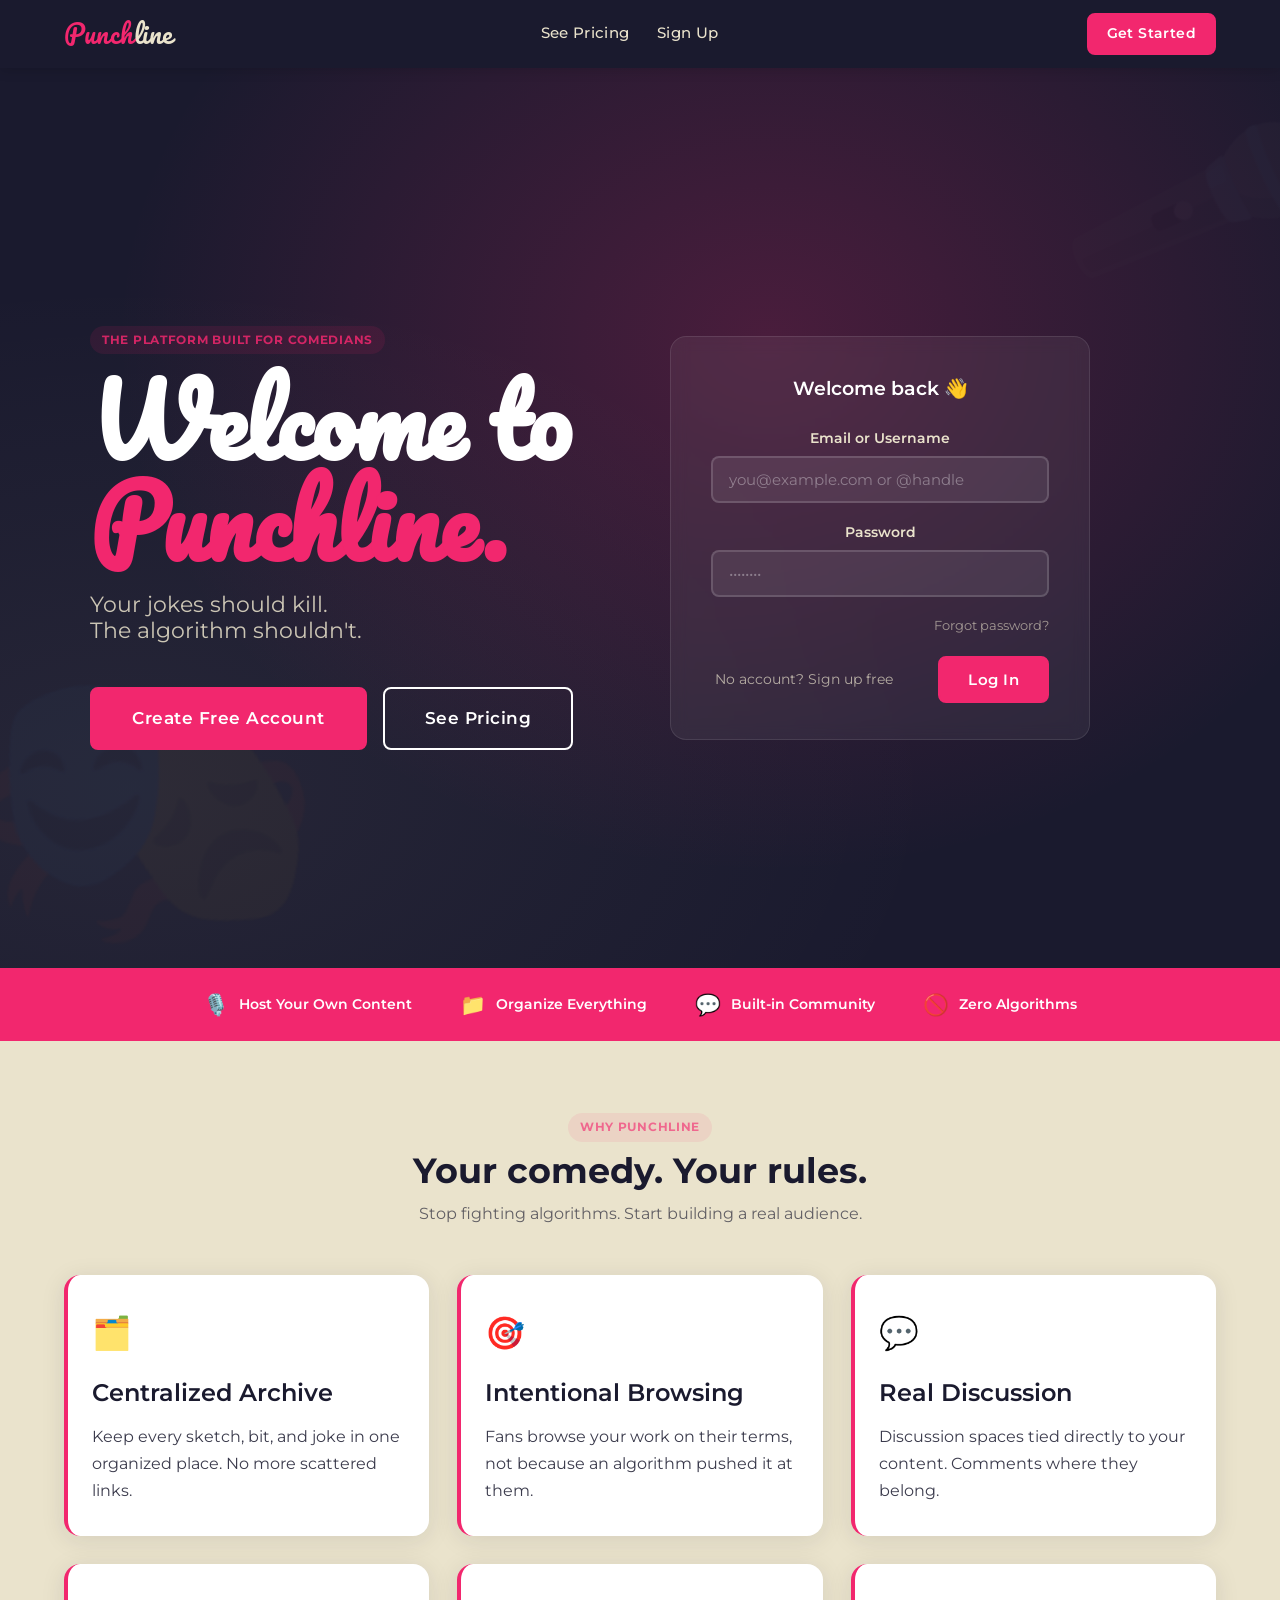
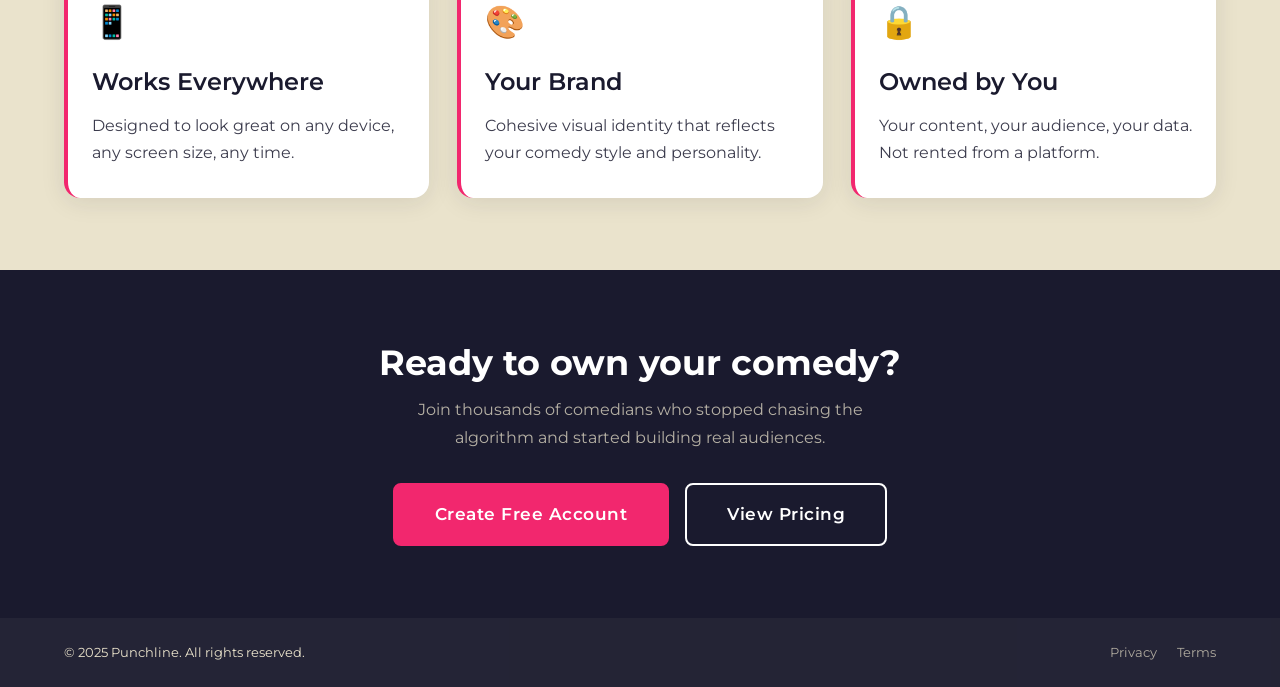
<file: events.html>
<!DOCTYPE html>
<html lang="en">
<head>
  <meta charset="UTF-8">
  <meta name="viewport" content="width=device-width, initial-scale=1.0">
  <title>Events — Punchline</title>
  <link rel="stylesheet" href="css/styles.css">
  <style>
    body { background: var(--cream); }

    /* ============================================================
       AVATAR / USER MENU (shared pattern)
    ============================================================ */
    .user-menu-wrap { position: relative; }
    .user-avatar {
      width: 36px; height: 36px; border-radius: 50%;
      background: var(--pink); color: var(--white);
      font-weight: 700; font-size: 0.85rem;
      display: flex; align-items: center; justify-content: center;
      cursor: pointer; border: 2px solid rgba(255,255,255,0.2);
      transition: var(--transition); user-select: none;
      letter-spacing: 0.03em; overflow: hidden;
    }
    .user-avatar:hover { border-color: rgba(255,255,255,0.7); transform: scale(1.06); }
    .user-dropdown {
      display: none; position: absolute; top: calc(100% + 10px); right: 0;
      background: var(--white); border-radius: var(--radius-lg);
      box-shadow: var(--shadow-lg); min-width: 210px; overflow: hidden;
      animation: dropIn 0.18s cubic-bezier(.4,0,.2,1); z-index: 200;
    }
    .user-dropdown.open { display: block; }
    @keyframes dropIn {
      from { opacity: 0; transform: translateY(-8px) scale(0.97); }
      to   { opacity: 1; transform: none; }
    }
    .ud-header { padding: 14px 18px 12px; border-bottom: 1px solid var(--cream-dark); }
    .ud-header .ud-name  { font-weight: 700; font-size: 0.95rem; color: var(--navy); }
    .ud-header .ud-email { font-size: 0.76rem; color: var(--gray-mid); margin-top: 2px; }
    .ud-item {
      display: flex; align-items: center; gap: 10px; padding: 11px 18px;
      font-size: 0.88rem; font-weight: 500; color: var(--navy); cursor: pointer;
      transition: var(--transition); border: none; background: none;
      width: 100%; text-align: left; font-family: var(--font-main); text-decoration: none;
    }
    .ud-item:hover { background: var(--gray-light); color: var(--pink); }
    .ud-item.logout { color: #c0392b; }
    .ud-item.logout:hover { background: #fff0ee; }

    /* ============================================================
       EDIT TOOLBAR
    ============================================================ */
    .edit-toolbar {
      display: none; position: sticky; top: 68px; z-index: 90;
      background: var(--navy); border-bottom: 2px solid var(--pink);
      padding: 10px 5%; align-items: center; gap: 12px; flex-wrap: wrap;
    }
    .edit-toolbar.visible { display: flex; }
    .edit-toolbar span { color: var(--cream); font-size: 0.82rem; opacity: 0.7; margin-right: auto; }

    /* ============================================================
       HERO
    ============================================================ */
    .events-hero { background: var(--navy); padding: 64px 5% 48px; text-align: center; }
    .events-hero h1 { color: var(--white); }
    .events-hero p  { color: var(--cream); opacity: 0.75; margin-top: 10px; }

    /* ============================================================
       MAIN SECTION
    ============================================================ */
    .events-section { padding: 64px 5%; max-width: 1100px; margin: 0 auto; }

    /* ============================================================
       FEATURED MEDIA BLOCK
    ============================================================ */
    .featured-block { margin-bottom: 48px; }

    /* Edit controls — only in edit mode */
    .featured-edit-bar {
      display: none;
      align-items: center; gap: 12px; flex-wrap: wrap;
      margin-bottom: 16px;
    }
    .edit-mode .featured-edit-bar { display: flex; }
    .featured-edit-bar label {
      font-weight: 600; font-size: 0.88rem; color: var(--navy);
    }

    /* Single photo */
    .featured-single {
      border-radius: var(--radius-lg); overflow: hidden;
      position: relative; background: linear-gradient(135deg, var(--navy-light), #3d1060);
      min-height: 320px; display: flex; align-items: center; justify-content: center;
    }
    .featured-single img {
      width: 100%; max-height: 480px; object-fit: cover;
      display: block; border-radius: var(--radius-lg);
    }
    .featured-placeholder {
      color: rgba(255,255,255,0.18); font-size: 0.82rem;
      letter-spacing: 0.1em; padding: 80px 20px; text-align: center;
    }
    .featured-caption {
      margin-top: 10px; font-size: 0.88rem; opacity: 0.6;
      text-align: center; font-style: italic;
    }
    .edit-mode .featured-caption[contenteditable="true"] {
      outline: none; border-bottom: 2px dashed var(--pink);
      padding-bottom: 2px; cursor: text; font-style: normal;
    }
    .edit-mode .featured-caption[contenteditable="true"]:focus { background: rgba(242,39,110,0.08); border-radius: 3px; }

    /* Slider */
    .featured-slider { position: relative; border-radius: var(--radius-lg); overflow: hidden; }
    .featured-track { display: flex; transition: transform 0.4s cubic-bezier(.4,0,.2,1); }
    .featured-slide {
      min-width: 100%; position: relative;
      background: linear-gradient(135deg, var(--navy-light), #3d1060);
      min-height: 320px; flex-shrink: 0;
      display: flex; align-items: center; justify-content: center;
    }
    .featured-slide img {
      width: 100%; max-height: 480px; object-fit: cover; display: block;
    }
    .featured-slide .slide-caption {
      position: absolute; bottom: 0; left: 0; right: 0;
      background: linear-gradient(to top, rgba(0,0,0,0.65) 0%, transparent 100%);
      color: var(--white); padding: 32px 24px 18px;
      font-size: 0.95rem; font-style: italic;
    }
    .edit-mode .featured-slide .slide-caption[contenteditable="true"] {
      outline: none; border-bottom: 2px dashed rgba(255,255,255,0.6);
      cursor: text;
    }
    /* Remove slide button */
    .slide-remove-btn {
      display: none;
      position: absolute; top: 10px; right: 10px; z-index: 10;
      background: rgba(0,0,0,0.5); color: white; border: none;
      border-radius: var(--radius); padding: 5px 10px;
      font-size: 0.78rem; cursor: pointer; font-family: var(--font-main);
      transition: var(--transition);
    }
    .slide-remove-btn:hover { background: #c0392b; }
    .edit-mode .slide-remove-btn { display: block; }

    /* Arrows */
    .slider-arrows {
      position: absolute; top: 50%; transform: translateY(-50%);
      width: 100%; display: flex; justify-content: space-between;
      padding: 0 12px; pointer-events: none; z-index: 5;
    }
    .slider-arrow {
      pointer-events: all; width: 40px; height: 40px; border-radius: 50%;
      background: rgba(255,255,255,0.15); border: none; color: white;
      cursor: pointer; font-size: 1.2rem; transition: var(--transition);
      backdrop-filter: blur(4px); display: flex; align-items: center; justify-content: center;
    }
    .slider-arrow:hover { background: var(--pink); }

    /* Add slide button */
    .add-slide-btn {
      display: none;
    }
    .edit-mode .add-slide-btn { display: inline-flex; }

    /* ============================================================
       EVENTS LIST
    ============================================================ */
    .events-list { display: flex; flex-direction: column; gap: 16px; }
    .event-row {
      background: var(--white); border-radius: var(--radius-lg);
      padding: 24px 28px; display: flex; align-items: center; gap: 24px;
      box-shadow: var(--shadow); transition: var(--transition); position: relative;
    }
    .event-row:hover { transform: translateY(-2px); box-shadow: var(--shadow-lg); }
    .event-date-block {
      background: var(--pink); color: var(--white);
      border-radius: var(--radius); padding: 10px 16px; text-align: center;
      min-width: 64px; flex-shrink: 0;
    }
    .event-date-block .day   { font-size: 1.8rem; font-weight: 800; line-height: 1; }
    .event-date-block .month { font-size: 0.75rem; text-transform: uppercase; letter-spacing: 0.1em; opacity: 0.85; }
    .event-row-info { flex: 1; }
    .event-row-info h4 { margin-bottom: 4px; }
    .event-row-info .location { font-size: 0.85rem; opacity: 0.6; display: flex; gap: 12px; flex-wrap: wrap; }
    .event-row-actions { display: flex; gap: 10px; flex-shrink: 0; align-items: center; }

    /* Remove event button */
    .event-remove-btn {
      display: none;
      background: none; border: 2px solid #e74c3c; color: #e74c3c;
      border-radius: var(--radius); padding: 6px 12px;
      font-size: 0.78rem; font-weight: 600; cursor: pointer;
      font-family: var(--font-main); transition: var(--transition);
    }
    .event-remove-btn:hover { background: #e74c3c; color: white; }
    .edit-mode .event-remove-btn { display: inline-flex; }

    /* Empty state */
    .events-empty {
      background: var(--white); border-radius: var(--radius-lg);
      padding: 48px 24px; text-align: center;
      border: 2px dashed var(--cream-dark); color: var(--navy); opacity: 0.5;
    }
    .events-empty p { margin: 0; }

    /* Add event form (edit mode only) */
    .add-event-form {
      display: none;
      background: var(--white); border-radius: var(--radius-lg);
      padding: 28px; box-shadow: var(--shadow);
      border: 2px dashed var(--pink); margin-top: 16px;
    }
    .edit-mode .add-event-form { display: block; }
    .add-event-form h4 { margin-bottom: 20px; color: var(--navy); }
    .add-event-grid {
      display: grid; grid-template-columns: 1fr 1fr; gap: 14px; margin-bottom: 16px;
    }
    .add-event-grid .full { grid-column: 1 / -1; }
    .add-event-form .form-group { margin-bottom: 0; }
    .add-event-form .form-group label { font-size: 0.82rem; }
    .add-event-form .form-group input {
      padding: 9px 12px; font-size: 0.88rem;
    }

    /* ============================================================
       BOOKING SECTION
    ============================================================ */
    .booking-section {
      background: var(--navy); border-radius: var(--radius-lg);
      padding: 36px; margin-top: 48px;
    }
    .booking-section h2 { color: var(--white); margin-bottom: 8px; }
    .booking-section p  { color: var(--cream); opacity: 0.75; margin-bottom: 24px; }
    .booking-row { display: flex; gap: 16px; flex-wrap: wrap; }

    /* ============================================================
       EDIT MODE FIELD STYLES
    ============================================================ */
    .edit-mode [contenteditable="true"] {
      outline: none; border-bottom: 2px dashed var(--pink);
      padding-bottom: 2px; cursor: text; border-radius: 3px;
      transition: background 0.2s;
    }
    .edit-mode [contenteditable="true"]:hover { background: rgba(242,39,110,0.06); }
    .edit-mode [contenteditable="true"]:focus { background: rgba(242,39,110,0.1); border-bottom-style: solid; }

    @media (max-width: 600px) {
      .event-row { flex-direction: column; align-items: flex-start; }
      .event-row-actions { width: 100%; }
      .add-event-grid { grid-template-columns: 1fr; }
    }

    /* active nav link */
    .nav-active {
      color: var(--pink) !important;
      font-weight: 700;
      pointer-events: none;
      cursor: default;
    }
    .nav-active::after { display: none !important; }
  </style>
</head>
<body>

  <!-- NAVBAR -->
  <nav class="navbar">
    <a href="home2.html" class="logo">Punch<span>line</span></a>
    <div class="nav-links" id="navLinks">
      <a href="home2.html">Home</a>
      <a class="nav-active">Events</a>
      <a href="community.html">Community</a>
      <a href="merch.html">Merch</a>
    </div>
    <div class="nav-actions">
      <button class="btn btn-outline-white btn-sm" id="editToggleBtn" style="display:none;">✏️ Edit Page</button>
      <div class="user-menu-wrap" id="userMenuWrap" style="display:none;">
        <div class="user-avatar" id="userAvatar" role="button" tabindex="0" title="Account menu">
          <img id="userAvatarImg" src="" alt="" style="display:none;width:100%;height:100%;object-fit:cover;border-radius:50%;">
          <span id="userAvatarInitials"></span>
        </div>
        <div class="user-dropdown" id="userDropdown">
          <div class="ud-header">
            <div class="ud-name"  id="udName"></div>
            <div class="ud-email" id="udEmail"></div>
          </div>
          <button class="ud-item logout" id="logoutBtn">🚪 &nbsp;Log Out</button>
        </div>
      </div>
      <button class="hamburger" id="hamburger"><span></span><span></span><span></span></button>
    </div>
  </nav>

  <!-- EDIT TOOLBAR -->
  <div class="edit-toolbar" id="editToolbar">
    <span>✏️ &nbsp;Edit mode — update your events page</span>
    <button class="btn btn-primary btn-sm" id="saveBtn">💾 Save Changes</button>
    <button class="btn btn-outline-white btn-sm" id="cancelBtn">Cancel</button>
  </div>

  <!-- HERO -->
  <div class="events-hero">
    <span class="badge badge-pink mb-8">Tour Dates</span>
    <h1>Upcoming Events</h1>
    <p>Catch <span id="heroCreatorName">the creator</span> live. Check dates, locations, and grab your tickets below.</p>
  </div>

  <div class="events-section">

    <!-- FEATURED MEDIA BLOCK -->
    <div class="featured-block" id="featuredBlock">

      <!-- Edit controls -->
      <div class="featured-edit-bar">
        <label>Featured image(s):</label>
        <button class="btn btn-primary btn-sm add-slide-btn" id="addSlideBtn">＋ Add Photo</button>
        <input type="file" id="slidePhotoInput" accept="image/*" style="display:none;">
      </div>

      <!-- Rendered by JS -->
      <div id="featuredRender"></div>
    </div>

    <!-- ALL DATES -->
    <h2 id="tickets" class="mb-24 mt-40">All Dates</h2>
    <div class="events-list" id="eventsList"></div>

    <!-- ADD EVENT FORM (edit mode only) -->
    <div class="add-event-form" id="addEventForm">
      <h4>＋ Add a New Event</h4>
      <div class="add-event-grid">
        <div class="form-group full">
          <label>Show Title</label>
          <input type="text" id="evtTitle" placeholder="e.g. One Night Only">
        </div>
        <div class="form-group">
          <label>Date</label>
          <input type="date" id="evtDate">
        </div>
        <div class="form-group">
          <label>Time</label>
          <input type="time" id="evtTime">
        </div>
        <div class="form-group">
          <label>Venue</label>
          <input type="text" id="evtVenue" placeholder="e.g. The Comedy Cellar">
        </div>
        <div class="form-group">
          <label>City, State</label>
          <input type="text" id="evtCity" placeholder="e.g. Chicago, IL">
        </div>
        <div class="form-group full">
          <label>Ticket Link (optional)</label>
          <input type="url" id="evtTickets" placeholder="https://...">
        </div>
      </div>
      <button class="btn btn-primary btn-sm" id="addEventBtn">Add Event</button>
    </div>

    <!-- BOOKING CTA -->
    <div class="booking-section">
      <h2>Want to Book <span id="bookingCreatorName">the creator</span>?</h2>
      <p>Interested in booking for your venue, festival, or private event? Reach out directly.</p>
      <div class="booking-row">
        <a id="bookingEmailBtn" href="#" class="btn btn-primary btn-lg">📧 Booking Enquiries</a>
      </div>
    </div>

  </div>

  <footer>
    <span>© 2025 Punchline</span>
    <div class="footer-links"><a href="#">Privacy</a><a href="#">Terms</a></div>
  </footer>

  <script>
  // ================================================================
  //  SESSION
  // ================================================================
  const session = JSON.parse(localStorage.getItem('punchline_session') || 'null');
  if (!session) { window.location.href = 'index.html'; }

  const users   = JSON.parse(localStorage.getItem('punchline_users') || '{}');
  const userRec = users[session.email] || {};
  const userName = session.name || session.email.split('@')[0];

  // Pull stage name from home2 page data if set
  const PAGE_HOME_KEY  = 'punchline_page_' + session.email;
  const homePageData   = JSON.parse(localStorage.getItem(PAGE_HOME_KEY) || 'null');
  const stageName      = (homePageData && homePageData.name) ? homePageData.name : userName;

  // Inject name into hero + booking
  document.getElementById('heroCreatorName').textContent    = stageName;
  document.getElementById('bookingCreatorName').textContent = stageName;

  // Booking email
  document.getElementById('bookingEmailBtn').href = 'mailto:' + session.email;

  // Avatar
  const avatarImg      = document.getElementById('userAvatarImg');
  const avatarInitials = document.getElementById('userAvatarInitials');
  if (userRec.avatarDataUrl) {
    avatarImg.src = userRec.avatarDataUrl;
    avatarImg.style.display = 'block';
    avatarInitials.style.display = 'none';
  } else {
    const initials = stageName.trim().split(/\s+/).map(w => w[0].toUpperCase()).slice(0,2).join('');
    avatarInitials.textContent   = initials;
    avatarInitials.style.display = 'inline';
  }
  document.getElementById('udName').textContent  = stageName;
  document.getElementById('udEmail').textContent = session.email;
  document.getElementById('userMenuWrap').style.display  = 'block';
  document.getElementById('editToggleBtn').style.display = 'inline-flex';

  // Dropdown
  document.getElementById('userAvatar').addEventListener('click', e => {
    e.stopPropagation();
    document.getElementById('userDropdown').classList.toggle('open');
  });
  document.addEventListener('click', () => document.getElementById('userDropdown').classList.remove('open'));
  document.getElementById('logoutBtn').addEventListener('click', () => {
    localStorage.removeItem('punchline_session');
    window.location.href = 'index.html';
  });
  document.getElementById('hamburger').addEventListener('click', () => {
    document.getElementById('navLinks').classList.toggle('open');
  });

  // ================================================================
  //  PAGE DATA
  // ================================================================
  const EVENTS_KEY = 'punchline_events_' + session.email;

  function loadData() {
    return JSON.parse(localStorage.getItem(EVENTS_KEY) || 'null') || {
      slides: [],   // [{ dataUrl, caption }]
      events: []    // [{ title, date, time, venue, city, ticketLink }]
    };
  }
  function saveData(d) { localStorage.setItem(EVENTS_KEY, JSON.stringify(d)); }

  let pageData    = loadData();
  let editMode    = false;
  let tempData    = null;   // working copy

  // ================================================================
  //  RENDER FEATURED MEDIA
  // ================================================================
  function renderFeatured(slides) {
    const container = document.getElementById('featuredRender');
    container.innerHTML = '';

    if (!slides || slides.length === 0) {
      container.innerHTML = `
        <div class="featured-single">
          <div class="featured-placeholder">
            ${editMode ? '📷 Click "Add Photo" above to upload a featured image' : '[ No featured image yet ]'}
          </div>
        </div>`;
      return;
    }

    if (slides.length === 1) {
      // Single image
      const s = slides[0];
      container.innerHTML = `
        <div class="featured-single" style="position:relative;">
          ${s.dataUrl ? `<img src="${s.dataUrl}" alt="${s.caption || ''}">` : '<div class="featured-placeholder">[ image ]</div>'}
          ${editMode ? `<button class="slide-remove-btn" data-idx="0">✕ Remove</button>` : ''}
        </div>
        <div class="featured-caption" ${editMode ? 'contenteditable="true"' : ''} data-idx="0">${s.caption || (editMode ? 'Add a caption…' : '')}</div>`;

      if (editMode) {
        container.querySelector('.featured-caption').addEventListener('blur', e => {
          tempData.slides[0].caption = e.target.textContent.trim();
        });
        const rmBtn = container.querySelector('.slide-remove-btn');
        if (rmBtn) rmBtn.addEventListener('click', () => { tempData.slides.splice(0,1); renderFeatured(tempData.slides); });
      }

    } else {
      // Slider (arrows only, no dots)
      let current = 0;

      const sliderEl = document.createElement('div');
      sliderEl.className = 'featured-slider';

      const track = document.createElement('div');
      track.className = 'featured-track';
      track.id = 'featTrack';

      slides.forEach((s, i) => {
        const slide = document.createElement('div');
        slide.className = 'featured-slide';
        slide.innerHTML = `
          ${s.dataUrl ? `<img src="${s.dataUrl}" alt="">` : '<div class="featured-placeholder" style="width:100%;">[ image ]</div>'}
          <div class="slide-caption" ${editMode ? 'contenteditable="true"' : ''} data-idx="${i}">${s.caption || (editMode ? 'Add a caption…' : '')}</div>
          ${editMode ? `<button class="slide-remove-btn" data-idx="${i}">✕ Remove</button>` : ''}`;

        if (editMode) {
          slide.querySelector('.slide-caption').addEventListener('blur', e => {
            tempData.slides[i].caption = e.target.textContent.trim();
          });
          slide.querySelector('.slide-remove-btn').addEventListener('click', () => {
            tempData.slides.splice(i, 1);
            renderFeatured(tempData.slides);
          });
        }
        track.appendChild(slide);
      });

      const arrowsEl = document.createElement('div');
      arrowsEl.className = 'slider-arrows';
      arrowsEl.innerHTML = `
        <button class="slider-arrow" id="featPrev">‹</button>
        <button class="slider-arrow" id="featNext">›</button>`;

      sliderEl.appendChild(track);
      sliderEl.appendChild(arrowsEl);
      container.appendChild(sliderEl);

      function goTo(n) {
        current = (n + slides.length) % slides.length;
        track.style.transform = `translateX(-${current * 100}%)`;
      }
      arrowsEl.querySelector('#featPrev').addEventListener('click', () => goTo(current - 1));
      arrowsEl.querySelector('#featNext').addEventListener('click', () => goTo(current + 1));
    }
  }

  // ================================================================
  //  RENDER EVENTS LIST
  // ================================================================
  const MONTHS = ['Jan','Feb','Mar','Apr','May','Jun','Jul','Aug','Sep','Oct','Nov','Dec'];

  function renderEvents(events) {
    const list = document.getElementById('eventsList');
    list.innerHTML = '';

    if (!events || events.length === 0) {
      list.innerHTML = `<div class="events-empty"><p>${editMode ? 'No events yet — use the form below to add one.' : 'No upcoming events at this time. Check back soon!'}</p></div>`;
      return;
    }

    // Sort by date ascending
    const sorted = [...events].sort((a,b) => new Date(a.date) - new Date(b.date));

    sorted.forEach((ev, idx) => {
      const d     = new Date(ev.date + 'T12:00:00'); // noon to avoid tz issues
      const day   = d.getDate();
      const month = MONTHS[d.getMonth()];

      // Format time
      let timeStr = '';
      if (ev.time) {
        const [h, m] = ev.time.split(':');
        const hour = parseInt(h);
        timeStr = `${hour > 12 ? hour - 12 : hour || 12}:${m} ${hour >= 12 ? 'PM' : 'AM'}`;
      }

      const row = document.createElement('div');
      row.className = 'event-row';
      row.innerHTML = `
        <div class="event-date-block">
          <div class="day">${day}</div>
          <div class="month">${month}</div>
        </div>
        <div class="event-row-info">
          <h4>${ev.title || 'Untitled Show'}</h4>
          <div class="location">
            ${ev.city   ? `<span>📍 ${ev.city}</span>` : ''}
            ${timeStr   ? `<span>🕗 ${timeStr}</span>` : ''}
            ${ev.venue  ? `<span>${ev.venue}</span>`   : ''}
          </div>
        </div>
        <div class="event-row-actions">
          ${ev.ticketLink ? `<a href="${ev.ticketLink}" target="_blank" class="btn btn-primary btn-sm">Buy Tickets</a>` : ''}
          <button class="event-remove-btn" data-orig-idx="${events.indexOf(ev)}">✕ Remove</button>
        </div>`;

      row.querySelector('.event-remove-btn').addEventListener('click', function () {
        const origIdx = parseInt(this.dataset.origIdx);
        tempData.events.splice(origIdx, 1);
        renderEvents(tempData.events);
      });

      list.appendChild(row);
    });
  }

  // ================================================================
  //  INITIAL RENDER
  // ================================================================
  function renderAll(data) {
    renderFeatured(data.slides);
    renderEvents(data.events);
  }
  renderAll(pageData);

  // ================================================================
  //  EDIT MODE
  // ================================================================
  function enterEditMode() {
    editMode  = true;
    tempData  = JSON.parse(JSON.stringify(pageData));
    document.body.classList.add('edit-mode');
    document.getElementById('editToolbar').classList.add('visible');
    document.getElementById('editToggleBtn').textContent = '👁 Preview';
    renderAll(tempData);
  }

  function exitEditMode(save) {
    if (save) {
      pageData = tempData;
      saveData(pageData);
    }
    editMode = false;
    tempData = null;
    document.body.classList.remove('edit-mode');
    document.getElementById('editToolbar').classList.remove('visible');
    document.getElementById('editToggleBtn').textContent = '✏️ Edit Page';
    renderAll(pageData);
  }

  document.getElementById('editToggleBtn').addEventListener('click', () => editMode ? exitEditMode(false) : enterEditMode());
  document.getElementById('saveBtn').addEventListener('click',   () => exitEditMode(true));
  document.getElementById('cancelBtn').addEventListener('click', () => exitEditMode(false));

  // ================================================================
  //  ADD PHOTO TO SLIDER
  // ================================================================
  document.getElementById('addSlideBtn').addEventListener('click', () => {
    document.getElementById('slidePhotoInput').click();
  });
  document.getElementById('slidePhotoInput').addEventListener('change', function () {
    if (!this.files || !this.files[0]) return;
    const reader = new FileReader();
    reader.onload = e => {
      tempData.slides.push({ dataUrl: e.target.result, caption: '' });
      renderFeatured(tempData.slides);
    };
    reader.readAsDataURL(this.files[0]);
    this.value = ''; // allow re-uploading same file
  });

  // ================================================================
  //  ADD EVENT
  // ================================================================
  document.getElementById('addEventBtn').addEventListener('click', () => {
    const title   = document.getElementById('evtTitle').value.trim();
    const date    = document.getElementById('evtDate').value;
    const time    = document.getElementById('evtTime').value;
    const venue   = document.getElementById('evtVenue').value.trim();
    const city    = document.getElementById('evtCity').value.trim();
    const tickets = document.getElementById('evtTickets').value.trim();

    if (!title || !date) {
      alert('Please enter at least a show title and date.');
      return;
    }

    tempData.events.push({ title, date, time, venue, city, ticketLink: tickets });
    renderEvents(tempData.events);

    // Clear form
    ['evtTitle','evtDate','evtTime','evtVenue','evtCity','evtTickets'].forEach(id => {
      document.getElementById(id).value = '';
    });
  });

  </script>
  <script src="legal.js"></script>
</body>
</html>
</file>
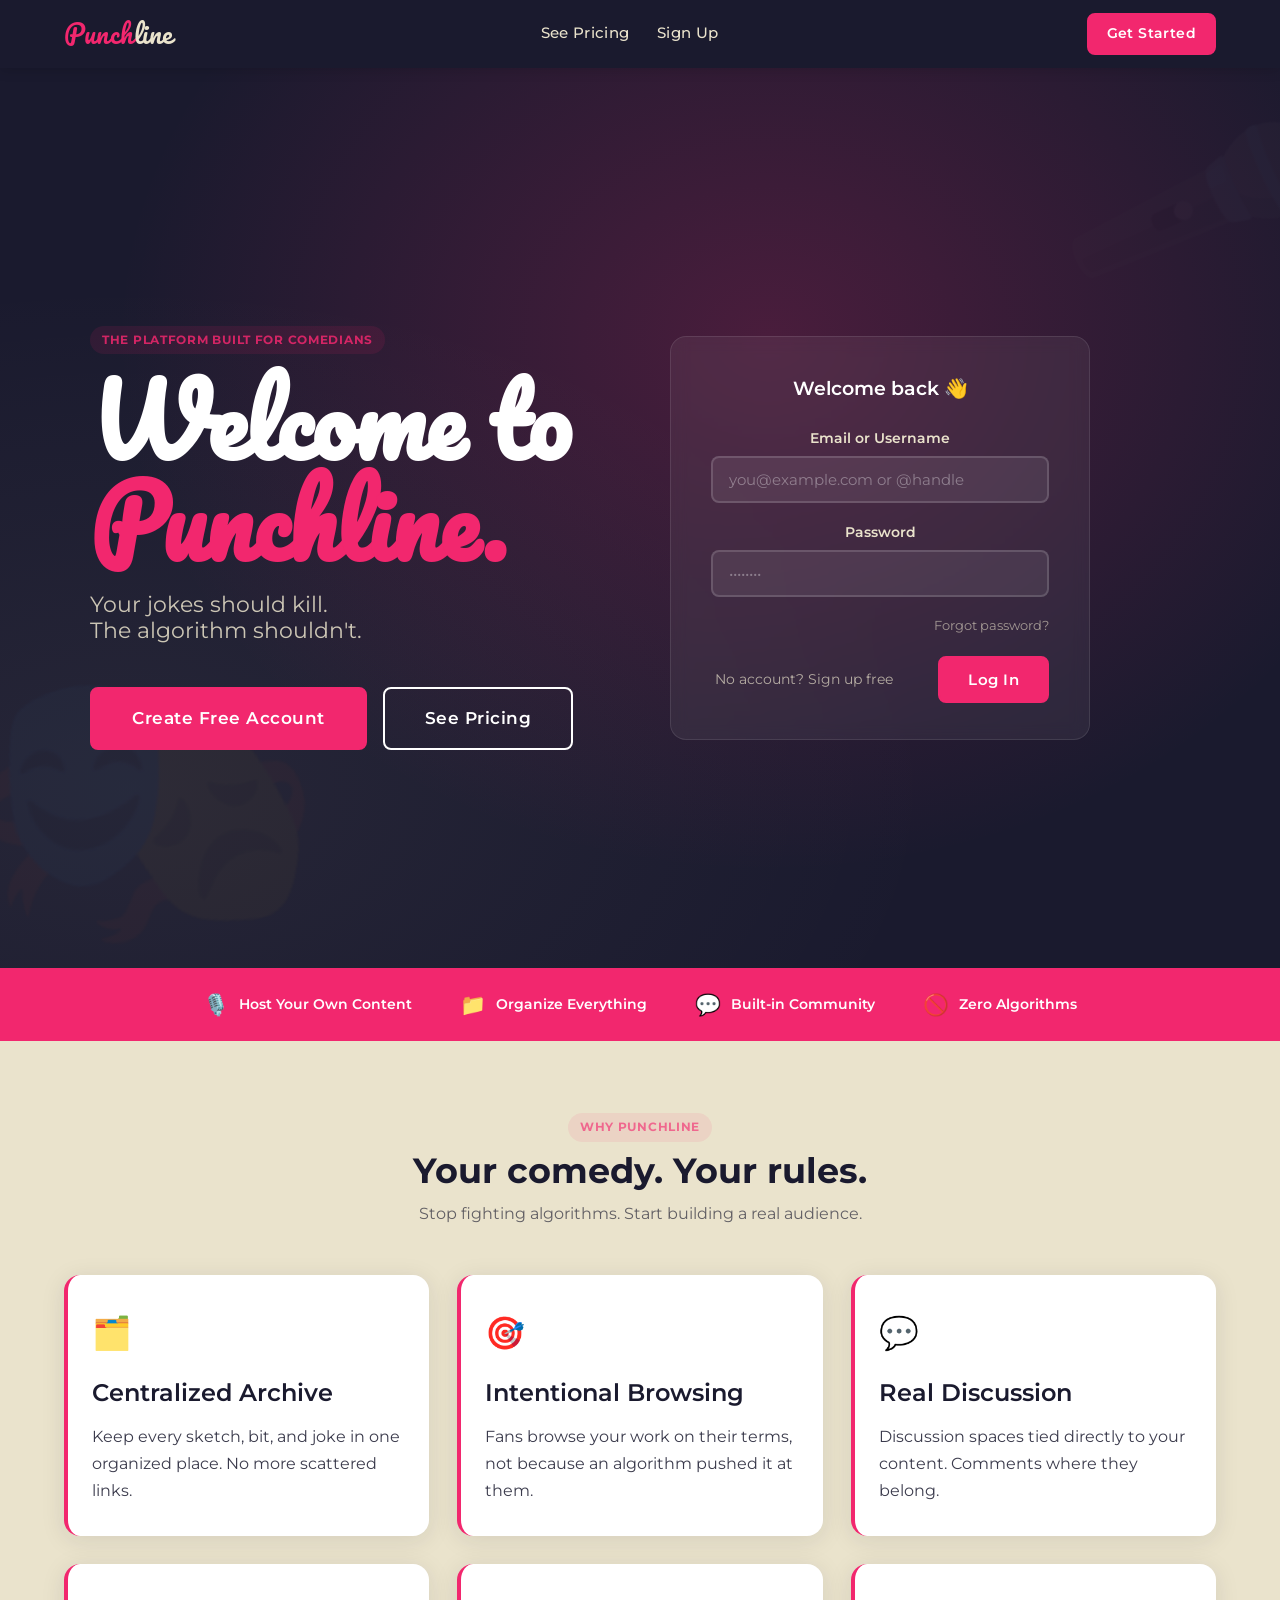
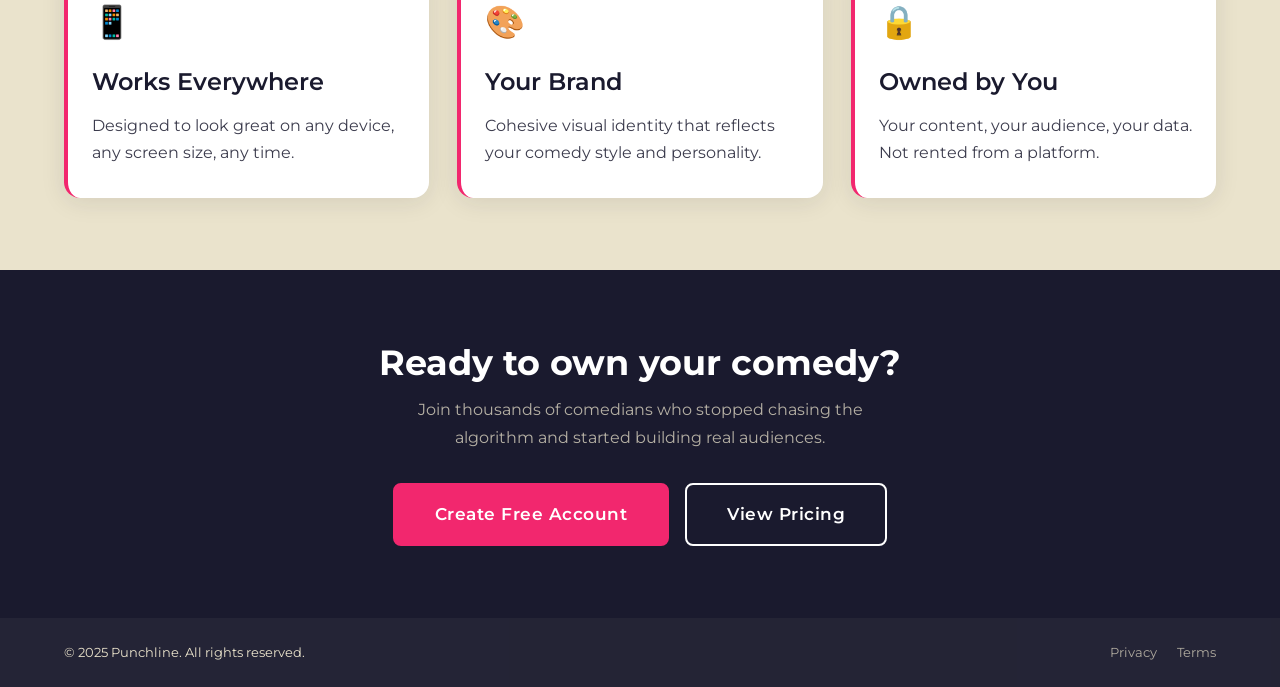
<file: home2.html>
<!DOCTYPE html>
<html lang="en">
<head>
  <meta charset="UTF-8">
  <meta name="viewport" content="width=device-width, initial-scale=1.0">
  <title>About — Punchline</title>
  <link rel="stylesheet" href="css/styles.css">
  <style>
    body { background: var(--cream); }

    /* ============================================================
       AVATAR / USER MENU
    ============================================================ */
    .user-menu-wrap { position: relative; }
    .user-avatar {
      width: 36px; height: 36px; border-radius: 50%;
      background: var(--pink); color: var(--white);
      font-weight: 700; font-size: 0.85rem;
      display: flex; align-items: center; justify-content: center;
      cursor: pointer; border: 2px solid rgba(255,255,255,0.2);
      transition: var(--transition); user-select: none; letter-spacing: 0.03em;
      overflow: hidden;
    }
    .user-avatar:hover { border-color: rgba(255,255,255,0.7); transform: scale(1.06); }
    .user-dropdown {
      display: none; position: absolute; top: calc(100% + 10px); right: 0;
      background: var(--white); border-radius: var(--radius-lg);
      box-shadow: var(--shadow-lg); min-width: 210px; overflow: hidden;
      animation: dropIn 0.18s cubic-bezier(.4,0,.2,1); z-index: 200;
    }
    .user-dropdown.open { display: block; }
    @keyframes dropIn {
      from { opacity: 0; transform: translateY(-8px) scale(0.97); }
      to   { opacity: 1; transform: none; }
    }
    .ud-header { padding: 14px 18px 12px; border-bottom: 1px solid var(--cream-dark); }
    .ud-header .ud-name  { font-weight: 700; font-size: 0.95rem; color: var(--navy); }
    .ud-header .ud-email { font-size: 0.76rem; color: var(--gray-mid); margin-top: 2px; }
    .ud-item {
      display: flex; align-items: center; gap: 10px; padding: 11px 18px;
      font-size: 0.88rem; font-weight: 500; color: var(--navy); cursor: pointer;
      transition: var(--transition); border: none; background: none;
      width: 100%; text-align: left; font-family: var(--font-main); text-decoration: none;
    }
    .ud-item:hover { background: var(--gray-light); color: var(--pink); }
    .ud-item.logout { color: #c0392b; }
    .ud-item.logout:hover { background: #fff0ee; }

    /* ============================================================
       EDIT MODE TOOLBAR
    ============================================================ */
    .edit-toolbar {
      display: none;
      position: sticky; top: 68px; z-index: 90;
      background: var(--navy);
      border-bottom: 2px solid var(--pink);
      padding: 10px 5%;
      align-items: center; gap: 12px;
      flex-wrap: wrap;
    }
    .edit-toolbar.visible { display: flex; }
    .edit-toolbar span {
      color: var(--cream); font-size: 0.82rem; opacity: 0.7; margin-right: auto;
    }

    /* ============================================================
       EDIT MODE FIELD STYLES
    ============================================================ */
    .edit-mode [contenteditable="true"] {
      outline: none;
      border-bottom: 2px dashed var(--pink);
      padding-bottom: 2px;
      cursor: text;
      transition: background 0.2s;
      border-radius: 3px;
    }
    .edit-mode [contenteditable="true"]:hover  { background: rgba(242,39,110,0.06); }
    .edit-mode [contenteditable="true"]:focus  { background: rgba(242,39,110,0.1); border-bottom-style: solid; }

    /* ============================================================
       ABOUT SECTION
    ============================================================ */
    .about-section {
      max-width: 900px; margin: 0 auto;
      padding: 72px 5%;
      display: grid; grid-template-columns: 1fr 1fr; gap: 60px; align-items: start;
    }

    /* Photo block */
    .about-img-wrap { position: relative; }
    .about-img {
      background: linear-gradient(135deg, var(--navy-light), #3d1060);
      border-radius: var(--radius-lg); aspect-ratio: 3/4;
      display: flex; align-items: center; justify-content: center;
      color: rgba(255,255,255,0.15); font-size: 0.8rem; letter-spacing: 0.1em;
      border: 2px dashed rgba(255,255,255,0.08);
      overflow: hidden; position: relative;
    }
    .about-img img { width: 100%; height: 100%; object-fit: cover; display: none; position: absolute; inset: 0; }
    .about-img .placeholder-text { position: relative; z-index: 1; }
    .photo-upload-btn {
      display: none;
      position: absolute; bottom: 12px; left: 50%; transform: translateX(-50%);
      background: var(--pink); color: var(--white);
      border: none; border-radius: var(--radius);
      padding: 8px 18px; font-size: 0.82rem; font-weight: 600;
      cursor: pointer; font-family: var(--font-main);
      white-space: nowrap; z-index: 10;
      transition: var(--transition);
    }
    .photo-upload-btn:hover { background: var(--pink-dark); }
    .edit-mode .photo-upload-btn { display: block; }
    #pagePhotoInput { display: none; }

    /* Content */
    .about-content h1 { margin-bottom: 12px; }
    .about-content .bio-para { margin-bottom: 16px; opacity: 0.85; line-height: 1.7; }

    /* ============================================================
       WIDGET ZONE
    ============================================================ */
    .widget-zone { margin-top: 28px; display: flex; flex-direction: column; gap: 16px; }

    /* Add widget UI — only visible in edit mode */
    .add-widget-wrap { display: none; }
    .edit-mode .add-widget-wrap { display: flex; align-items: center; gap: 10px; flex-wrap: wrap; }
    .add-widget-select {
      padding: 8px 14px; border-radius: var(--radius);
      border: 2px solid var(--pink); background: var(--white);
      font-family: var(--font-main); font-size: 0.88rem; font-weight: 600;
      color: var(--navy); cursor: pointer; outline: none;
    }

    /* Individual widget cards */
    .widget-card {
      background: var(--white); border-radius: var(--radius-lg);
      padding: 20px 24px; box-shadow: var(--shadow);
      position: relative;
    }
    .widget-remove {
      display: none;
      position: absolute; top: 10px; right: 12px;
      background: none; border: none; font-size: 1rem;
      color: var(--gray-mid); cursor: pointer; transition: var(--transition);
      font-family: var(--font-main);
    }
    .widget-remove:hover { color: #c0392b; }
    .edit-mode .widget-remove { display: block; }

    /* Stat widget */
    .widget-stat { display: flex; align-items: center; gap: 16px; }
    .widget-stat .stat-icon { font-size: 1.8rem; }
    .widget-stat .stat-num {
      font-size: 2rem; font-weight: 800; color: var(--pink); line-height: 1;
    }
    .widget-stat .stat-lbl {
      font-size: 0.78rem; text-transform: uppercase;
      letter-spacing: 0.08em; opacity: 0.6; margin-top: 4px;
    }

    /* Video widget */
    .widget-video .video-url-input {
      display: none;
      width: 100%; padding: 10px 14px;
      border: 2px solid var(--cream-dark); border-radius: var(--radius);
      font-family: var(--font-main); font-size: 0.88rem;
      margin-top: 10px; outline: none;
    }
    .widget-video .video-url-input:focus { border-color: var(--pink); }
    .edit-mode .widget-video .video-url-input { display: block; }
    .widget-video iframe {
      width: 100%; aspect-ratio: 16/9; border: none;
      border-radius: var(--radius); margin-top: 10px; display: none;
    }
    .widget-video .video-placeholder {
      background: var(--navy-light); border-radius: var(--radius);
      aspect-ratio: 16/9; display: flex; align-items: center; justify-content: center;
      color: rgba(255,255,255,0.25); font-size: 0.82rem; margin-top: 10px;
      letter-spacing: 0.06em;
    }
    .widget-video h4 { font-size: 0.88rem; font-weight: 700; margin-bottom: 4px; }
    .widget-video p  { font-size: 0.8rem; opacity: 0.55; margin: 0; }

    /* Social links widget */
    .widget-social h4 { font-size: 0.88rem; font-weight: 700; margin-bottom: 14px; }
    .social-links-list { display: flex; flex-direction: column; gap: 10px; }
    .social-row {
      display: flex; align-items: center; gap: 10px;
    }
    .social-row .social-icon { font-size: 1.2rem; width: 24px; flex-shrink: 0; }
    .social-row .social-handle-display {
      font-size: 0.9rem; font-weight: 600; color: var(--navy);
      text-decoration: none;
    }
    .social-row .social-handle-display:hover { color: var(--pink); }
    .social-row .social-input {
      display: none;
      flex: 1; padding: 7px 12px;
      border: 2px solid var(--cream-dark); border-radius: var(--radius);
      font-family: var(--font-main); font-size: 0.85rem; outline: none;
    }
    .social-row .social-input:focus { border-color: var(--pink); }
    .edit-mode .social-row .social-input   { display: block; }
    .edit-mode .social-row .social-handle-display { display: none; }

    /* Buttons row */
    .about-content .btn-row {
      display: flex; gap: 16px; margin-top: 24px; flex-wrap: wrap;
    }

    @media (max-width: 700px) {
      .about-section { grid-template-columns: 1fr; }
    }

    /* active nav link */
    .nav-active {
      color: var(--pink) !important;
      font-weight: 700;
      pointer-events: none;
      cursor: default;
    }
    .nav-active::after { display: none !important; }
  </style>
</head>
<body>

  <!-- NAVBAR -->
  <nav class="navbar">
    <a href="home2.html" class="logo">Punch<span>line</span></a>
    <div class="nav-links" id="navLinks">
      <a class="nav-active">Home</a>
      <a href="events.html">Events</a>
      <a href="community.html">Community</a>
      <a href="merch.html">Merch</a>
    </div>
    <div class="nav-actions">
      <button class="btn btn-outline-white btn-sm" id="editToggleBtn" style="display:none;">✏️ Edit Page</button>
      <div class="user-menu-wrap" id="userMenuWrap" style="display:none;">
        <div class="user-avatar" id="userAvatar" role="button" tabindex="0" title="Account menu">
          <img id="userAvatarImg" src="" alt="" style="display:none;width:100%;height:100%;object-fit:cover;border-radius:50%;">
          <span id="userAvatarInitials"></span>
        </div>
        <div class="user-dropdown" id="userDropdown">
          <div class="ud-header">
            <div class="ud-name"  id="udName"></div>
            <div class="ud-email" id="udEmail"></div>
          </div>
          <button class="ud-item logout" id="logoutBtn">🚪 &nbsp;Log Out</button>
        </div>
      </div>
      <button class="hamburger" id="hamburger"><span></span><span></span><span></span></button>
    </div>
  </nav>

  <!-- EDIT TOOLBAR -->
  <div class="edit-toolbar" id="editToolbar">
    <span>✏️ &nbsp;Edit mode — click any text to change it</span>
    <button class="btn btn-primary btn-sm" id="saveBtn">💾 Save Changes</button>
    <button class="btn btn-outline-white btn-sm" id="cancelBtn">Cancel</button>
  </div>

  <!-- PAGE CONTENT -->
  <div class="about-section">

    <!-- LEFT: photo -->
    <div class="about-img-wrap">
      <div class="about-img" id="aboutImgBlock">
        <img id="pagePhoto" alt="Creator photo">
        <span class="placeholder-text">[ CREATOR PHOTO ]</span>
      </div>
      <button class="photo-upload-btn" id="photoUploadBtn">📷 Change Photo</button>
      <input type="file" id="pagePhotoInput" accept="image/*">
    </div>

    <!-- RIGHT: content -->
    <div class="about-content">
      <span class="badge badge-pink mb-16">About Me</span>
      <h1 id="creatorName">[Creator Name]</h1>
      <p class="bio-para" id="bioPara">Tell your audience who you are, what your comedy is about, and what makes you unique. Click to edit this in edit mode.</p>

      <!-- Widget zone -->
      <div class="widget-zone" id="widgetZone">
        <!-- widgets injected here -->
      </div>

      <!-- Add widget (edit mode only) -->
      <div class="add-widget-wrap" style="margin-top:16px;">
        <select class="add-widget-select" id="widgetSelect">
          <option value="">＋ Add a widget…</option>
          <option value="years">📅 Years Performing</option>
          <option value="fans">❤️ Fan Count</option>
          <option value="cities">📍 Cities Performed In</option>
          <option value="video">🎬 Latest Video</option>
          <option value="social">🔗 Social Links</option>
        </select>
        <button class="btn btn-primary btn-sm" id="addWidgetBtn">Add</button>
      </div>

      <div class="btn-row">
        <a href="events.html" class="btn btn-primary">See Upcoming Shows</a>
        <a href="community.html" class="btn btn-outline">Join Community</a>
      </div>
    </div>
  </div>

  <footer>
    <span>© 2025 Punchline</span>
    <div class="footer-links"><a href="#">Privacy</a><a href="#">Terms</a></div>
  </footer>

  <script>
  // ================================================================
  //  SESSION
  // ================================================================
  const session = JSON.parse(localStorage.getItem('punchline_session') || 'null');
  if (!session) { window.location.href = 'index.html'; }

  const users   = JSON.parse(localStorage.getItem('punchline_users') || '{}');
  const userRec = users[session.email] || {};
  const userName  = session.name || session.email.split('@')[0];
  const homeData  = JSON.parse(localStorage.getItem('punchline_page_' + session.email) || 'null');
  const stageName = (homeData && homeData.name) ? homeData.name : userName;

  // Avatar
  const avatarImg      = document.getElementById('userAvatarImg');
  const avatarInitials = document.getElementById('userAvatarInitials');
  if (userRec.avatarDataUrl) {
    avatarImg.src = userRec.avatarDataUrl;
    avatarImg.style.display = 'block';
    avatarInitials.style.display = 'none';
  } else {
    const initials = stageName.trim().split(/\s+/).map(w => w[0].toUpperCase()).slice(0,2).join('');
    avatarInitials.textContent = initials;
    avatarInitials.style.display = 'inline';
  }
  document.getElementById('udName').textContent  = userName;
  document.getElementById('udEmail').textContent = session.email;
  document.getElementById('userMenuWrap').style.display = 'block';
  document.getElementById('editToggleBtn').style.display = 'inline-flex';

  // Dropdown
  document.getElementById('userAvatar').addEventListener('click', e => {
    e.stopPropagation();
    document.getElementById('userDropdown').classList.toggle('open');
  });
  document.addEventListener('click', () => document.getElementById('userDropdown').classList.remove('open'));
  document.getElementById('logoutBtn').addEventListener('click', () => {
    localStorage.removeItem('punchline_session');
    window.location.href = 'index.html';
  });
  document.getElementById('hamburger').addEventListener('click', () => {
    document.getElementById('navLinks').classList.toggle('open');
  });

  // ================================================================
  //  PAGE DATA  (per-user, stored under their email key)
  // ================================================================
  const PAGE_KEY = 'punchline_page_' + session.email;

  function loadPageData() {
    return JSON.parse(localStorage.getItem(PAGE_KEY) || 'null') || {
      name:    userName,
      bio:     userRec.bio || 'Tell your audience who you are, what your comedy is about, and what makes you unique.',
      photo:   userRec.avatarDataUrl || null,
      widgets: []
    };
  }

  function savePageData(data) {
    localStorage.setItem(PAGE_KEY, JSON.stringify(data));
  }

  // ================================================================
  //  RENDER PAGE FROM DATA
  // ================================================================
  let pageData   = loadPageData();
  let editMode   = false;
  let tempWidgets = [];   // working copy while in edit mode

  function renderPage(data) {
    document.title = 'About — ' + data.name;
    document.getElementById('creatorName').textContent = data.name;
    document.getElementById('bioPara').textContent     = data.bio;

    // Page photo
    const img         = document.getElementById('pagePhoto');
    const placeholder = document.querySelector('.about-img .placeholder-text');
    if (data.photo) {
      img.src               = data.photo;
      img.style.display     = 'block';
      placeholder.style.display = 'none';
    } else {
      img.style.display     = 'none';
      placeholder.style.display = '';
    }

    renderWidgets(data.widgets);
  }

  // ================================================================
  //  WIDGETS
  // ================================================================
  const WIDGET_META = {
    years:  { icon: '📅', label: 'Years Performing',    placeholder: '5+' },
    fans:   { icon: '❤️', label: 'Fan Count',           placeholder: '50k+' },
    cities: { icon: '📍', label: 'Cities Performed In', placeholder: '20+' },
    video:  { icon: '🎬', label: 'Latest Video' },
    social: { icon: '🔗', label: 'Social Links' },
  };

  const SOCIAL_PLATFORMS = [
    { key: 'instagram', icon: '📸', label: 'Instagram', prefix: 'instagram.com/' },
    { key: 'tiktok',    icon: '🎵', label: 'TikTok',    prefix: 'tiktok.com/@' },
    { key: 'x',         icon: '🐦', label: 'X / Twitter', prefix: 'x.com/' },
    { key: 'youtube',   icon: '▶️', label: 'YouTube',   prefix: 'youtube.com/@' },
    { key: 'facebook',  icon: '👤', label: 'Facebook',  prefix: 'facebook.com/' },
  ];

  function renderWidgets(widgets) {
    const zone = document.getElementById('widgetZone');
    zone.innerHTML = '';
    widgets.forEach((w, idx) => {
      const card = buildWidgetCard(w, idx);
      if (card) zone.appendChild(card);
    });
  }

  function buildWidgetCard(w, idx) {
    const card = document.createElement('div');
    card.className = 'widget-card';
    card.dataset.idx = idx;

    // Remove button
    const removeBtn = document.createElement('button');
    removeBtn.className = 'widget-remove';
    removeBtn.textContent = '✕ Remove';
    removeBtn.addEventListener('click', () => removeWidget(idx));
    card.appendChild(removeBtn);

    if (w.type === 'years' || w.type === 'fans' || w.type === 'cities') {
      const meta = WIDGET_META[w.type];
      card.innerHTML += `
        <div class="widget-stat">
          <div class="stat-icon">${meta.icon}</div>
          <div>
            <div class="stat-num" ${editMode ? 'contenteditable="true"' : ''} data-field="value">${w.value || meta.placeholder}</div>
            <div class="stat-lbl">${meta.label}</div>
          </div>
        </div>`;
      card.appendChild(removeBtn);
      if (editMode) {
        card.querySelector('[data-field="value"]').addEventListener('blur', e => {
          tempWidgets[idx].value = e.target.textContent.trim();
        });
      }

    } else if (w.type === 'video') {
      const embedUrl = getYoutubeEmbed(w.url || '');
      card.innerHTML += `
        <div class="widget-video">
          <h4>🎬 Latest Video</h4>
          <p>Paste a YouTube or Vimeo link below</p>
          <input class="video-url-input" type="url" placeholder="https://youtube.com/watch?v=..." value="${w.url || ''}">
          ${embedUrl
            ? `<iframe src="${embedUrl}" allowfullscreen style="display:block;"></iframe>`
            : `<div class="video-placeholder">[ Video preview ]</div>`}
        </div>`;
      card.appendChild(removeBtn);
      card.querySelector('.video-url-input').addEventListener('input', e => {
        tempWidgets[idx].url = e.target.value.trim();
        // live-update embed
        const embed = getYoutubeEmbed(e.target.value.trim());
        const iframeEl = card.querySelector('iframe');
        const placeholderEl = card.querySelector('.video-placeholder');
        if (embed) {
          if (iframeEl) { iframeEl.src = embed; iframeEl.style.display = 'block'; }
          if (placeholderEl) placeholderEl.style.display = 'none';
        }
      });

    } else if (w.type === 'social') {
      const handles = w.handles || {};
      let rowsHtml = SOCIAL_PLATFORMS.map(p => {
        const val = handles[p.key] || '';
        const href = val ? 'https://' + p.prefix + val.replace(/^@/, '') : '#';
        return `
          <div class="social-row">
            <span class="social-icon">${p.icon}</span>
            <a class="social-handle-display" href="${href}" target="_blank" rel="noopener">
              ${val ? '@' + val.replace(/^@/, '') : '<span style="opacity:0.35">Not set</span>'}
            </a>
            <input class="social-input" type="text" placeholder="${p.label} handle" value="${val}" data-platform="${p.key}">
          </div>`;
      }).join('');
      card.innerHTML += `<div class="widget-social"><h4>🔗 Social Links</h4><div class="social-links-list">${rowsHtml}</div></div>`;
      card.appendChild(removeBtn);
      card.querySelectorAll('.social-input').forEach(input => {
        input.addEventListener('input', e => {
          if (!tempWidgets[idx].handles) tempWidgets[idx].handles = {};
          tempWidgets[idx].handles[e.target.dataset.platform] = e.target.value.trim();
        });
      });
    }

    return card;
  }

  function getYoutubeEmbed(url) {
    if (!url) return null;
    const ytMatch = url.match(/(?:youtube\.com\/watch\?v=|youtu\.be\/)([A-Za-z0-9_-]{11})/);
    if (ytMatch) return `https://www.youtube.com/embed/${ytMatch[1]}`;
    const vimeoMatch = url.match(/vimeo\.com\/(\d+)/);
    if (vimeoMatch) return `https://player.vimeo.com/video/${vimeoMatch[1]}`;
    return null;
  }

  function removeWidget(idx) {
    tempWidgets.splice(idx, 1);
    renderWidgets(tempWidgets);
  }

  // ================================================================
  //  EDIT MODE
  // ================================================================
  function enterEditMode() {
    editMode    = true;
    tempWidgets = JSON.parse(JSON.stringify(pageData.widgets)); // deep copy
    document.body.classList.add('edit-mode');
    document.getElementById('editToolbar').classList.add('visible');
    document.getElementById('editToggleBtn').textContent = '👁 Preview';

    // Make name + bio editable
    document.getElementById('creatorName').contentEditable = 'true';
    document.getElementById('bioPara').contentEditable     = 'true';

    // Re-render widgets with edit affordances
    renderWidgets(tempWidgets);
  }

  function exitEditMode(save) {
    if (save) {
      pageData.name    = document.getElementById('creatorName').textContent.trim();
      pageData.bio     = document.getElementById('bioPara').textContent.trim();
      pageData.widgets = tempWidgets;
      savePageData(pageData);
    }

    editMode = false;
    document.body.classList.remove('edit-mode');
    document.getElementById('editToolbar').classList.remove('visible');
    document.getElementById('editToggleBtn').textContent = '✏️ Edit Page';

    document.getElementById('creatorName').contentEditable = 'false';
    document.getElementById('bioPara').contentEditable     = 'false';

    renderPage(pageData);
  }

  document.getElementById('editToggleBtn').addEventListener('click', () => {
    editMode ? exitEditMode(false) : enterEditMode();
  });
  document.getElementById('saveBtn').addEventListener('click',   () => exitEditMode(true));
  document.getElementById('cancelBtn').addEventListener('click', () => exitEditMode(false));

  // ================================================================
  //  ADD WIDGET
  // ================================================================
  document.getElementById('addWidgetBtn').addEventListener('click', () => {
    const sel  = document.getElementById('widgetSelect');
    const type = sel.value;
    if (!type) return;

    // Only one video and one social allowed
    if ((type === 'video' || type === 'social') && tempWidgets.find(w => w.type === type)) {
      alert('You already have a ' + WIDGET_META[type].label + ' widget.');
      return;
    }

    const newWidget = { type };
    if (type === 'social') newWidget.handles = {};
    tempWidgets.push(newWidget);
    renderWidgets(tempWidgets);
    sel.value = '';
  });

  // ================================================================
  //  PHOTO UPLOAD (page photo, not avatar)
  // ================================================================
  document.getElementById('photoUploadBtn').addEventListener('click', () => {
    document.getElementById('pagePhotoInput').click();
  });
  document.getElementById('pagePhotoInput').addEventListener('change', function () {
    if (!this.files || !this.files[0]) return;
    const reader = new FileReader();
    reader.onload = e => {
      pageData.photo = e.target.result;
      const img         = document.getElementById('pagePhoto');
      const placeholder = document.querySelector('.about-img .placeholder-text');
      img.src               = e.target.result;
      img.style.display     = 'block';
      placeholder.style.display = 'none';
      // save immediately so photo persists even if they cancel text edits
      savePageData(pageData);
    };
    reader.readAsDataURL(this.files[0]);
  });

  // ================================================================
  //  INITIAL RENDER
  // ================================================================
  renderPage(pageData);
  </script>
<script src="legal.js"></script>
</body>
</html>
</file>
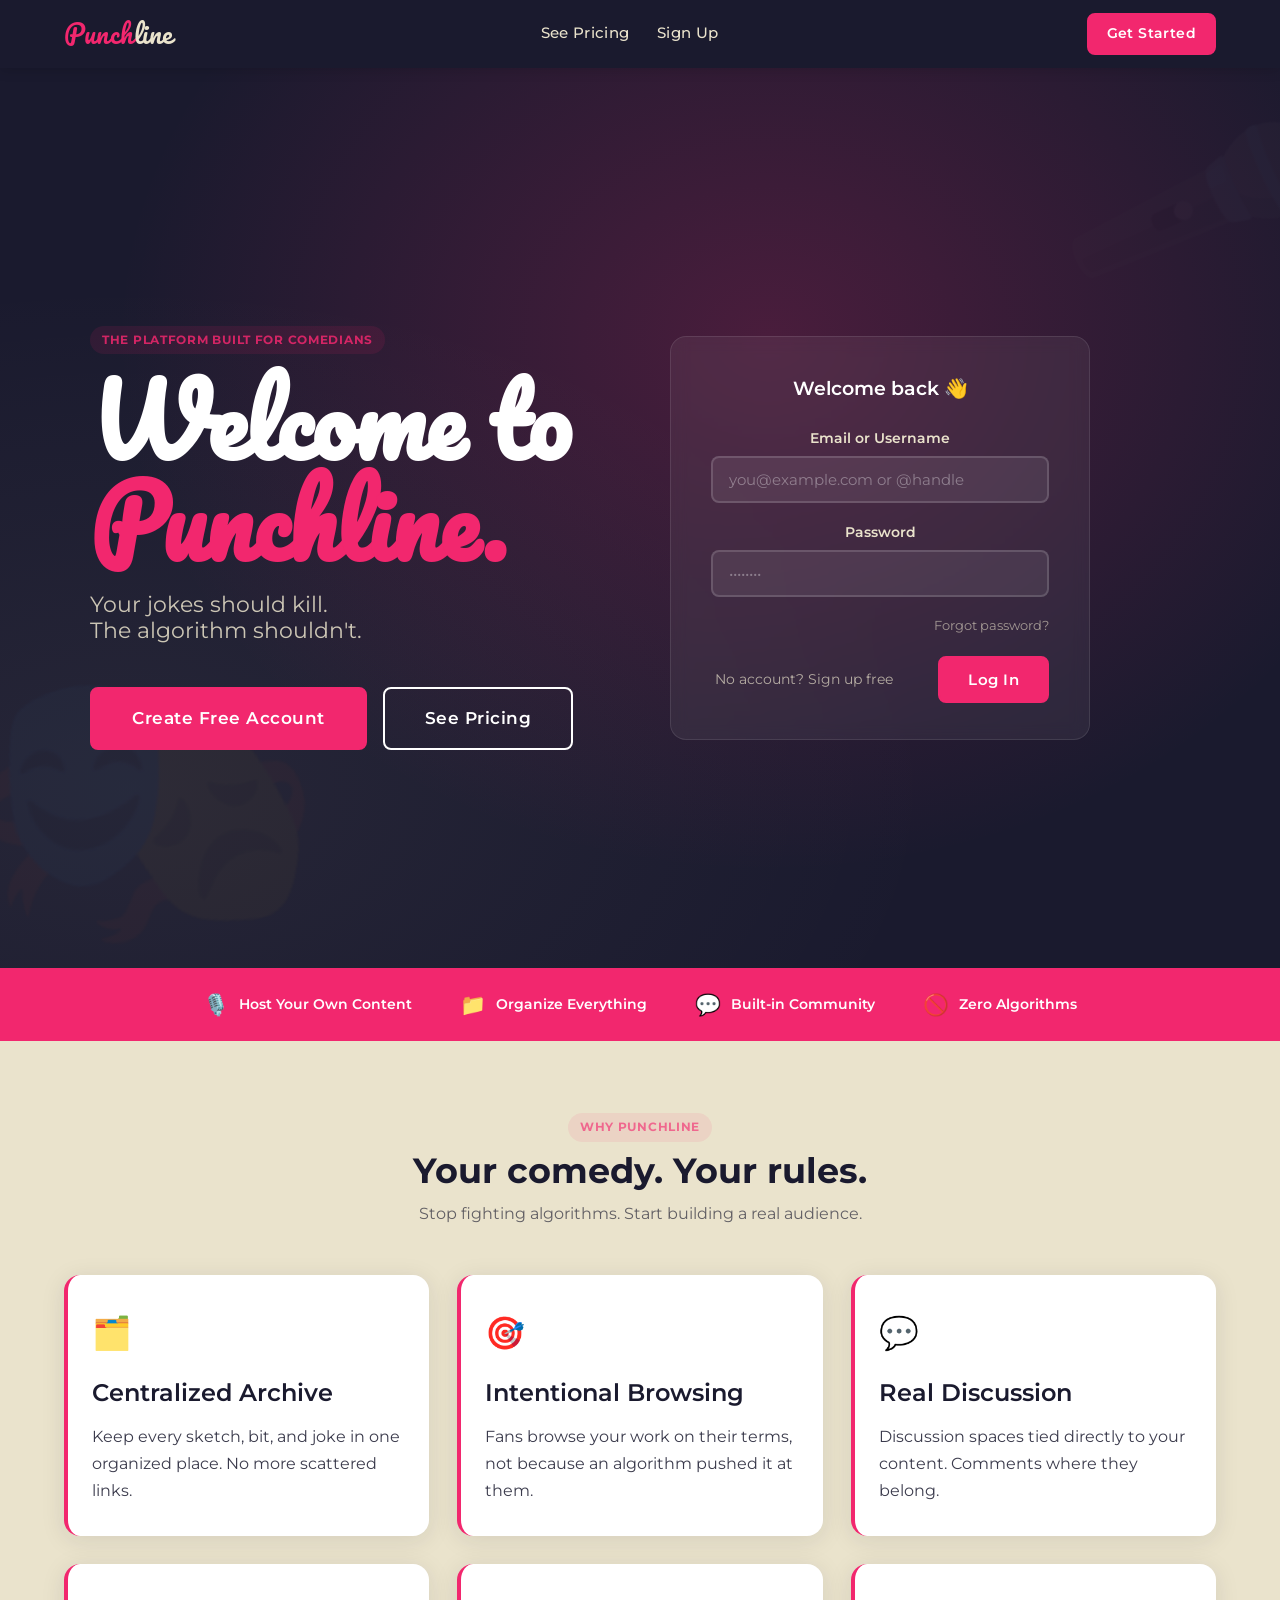
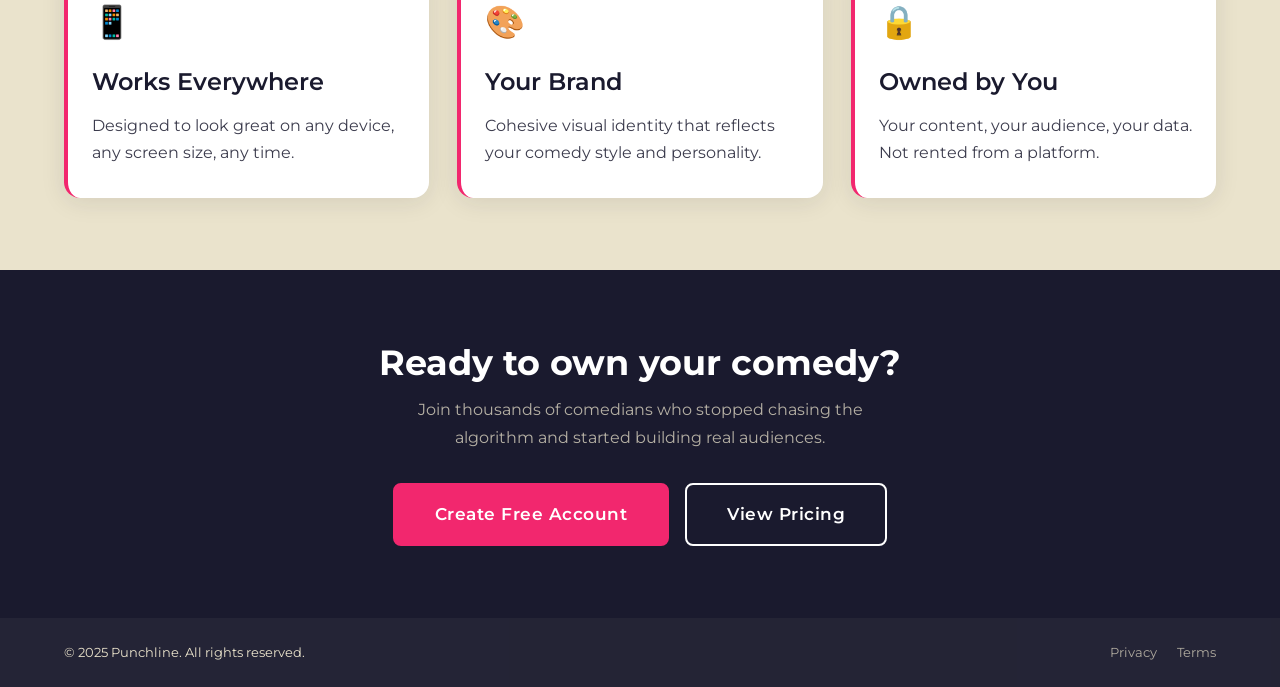
<file: merch.html>
<!DOCTYPE html>
<html lang="en">
<head>
  <meta charset="UTF-8">
  <meta name="viewport" content="width=device-width, initial-scale=1.0">
  <title>Shop — Punchline</title>
  <link rel="stylesheet" href="css/styles.css">
  <style>
    body { background: var(--cream); }

    /* ============================================================
       AVATAR / USER MENU
    ============================================================ */
    .user-menu-wrap { position: relative; }
    .user-avatar {
      width: 36px; height: 36px; border-radius: 50%;
      background: var(--pink); color: var(--white);
      font-weight: 700; font-size: 0.85rem;
      display: flex; align-items: center; justify-content: center;
      cursor: pointer; border: 2px solid rgba(255,255,255,0.2);
      transition: var(--transition); user-select: none;
      letter-spacing: 0.03em; overflow: hidden;
    }
    .user-avatar:hover { border-color: rgba(255,255,255,0.7); transform: scale(1.06); }
    .user-dropdown {
      display: none; position: absolute; top: calc(100% + 10px); right: 0;
      background: var(--white); border-radius: var(--radius-lg);
      box-shadow: var(--shadow-lg); min-width: 210px; overflow: hidden;
      animation: dropIn 0.18s cubic-bezier(.4,0,.2,1); z-index: 200;
    }
    .user-dropdown.open { display: block; }
    @keyframes dropIn {
      from { opacity: 0; transform: translateY(-8px) scale(0.97); }
      to   { opacity: 1; transform: none; }
    }
    .ud-header { padding: 14px 18px 12px; border-bottom: 1px solid var(--cream-dark); }
    .ud-header .ud-name  { font-weight: 700; font-size: 0.95rem; color: var(--navy); }
    .ud-header .ud-email { font-size: 0.76rem; color: var(--gray-mid); margin-top: 2px; }
    .ud-item {
      display: flex; align-items: center; gap: 10px; padding: 11px 18px;
      font-size: 0.88rem; font-weight: 500; color: var(--navy); cursor: pointer;
      transition: var(--transition); border: none; background: none;
      width: 100%; text-align: left; font-family: var(--font-main); text-decoration: none;
    }
    .ud-item:hover { background: var(--gray-light); color: var(--pink); }
    .ud-item.logout { color: #c0392b; }
    .ud-item.logout:hover { background: #fff0ee; }

    /* ============================================================
       EDIT TOOLBAR
    ============================================================ */
    .edit-toolbar {
      display: none; position: sticky; top: 68px; z-index: 90;
      background: var(--navy); border-bottom: 2px solid var(--pink);
      padding: 10px 5%; align-items: center; gap: 12px; flex-wrap: wrap;
    }
    .edit-toolbar.visible { display: flex; }
    .edit-toolbar span { color: var(--cream); font-size: 0.82rem; opacity: 0.7; margin-right: auto; }

    /* ============================================================
       PROMO BANNER
    ============================================================ */
    .deal-banner {
      background: var(--pink); color: var(--white);
      font-size: 0.85rem; font-weight: 600; letter-spacing: 0.06em;
      text-align: center; padding: 8px 0; overflow: hidden;
      display: none;
    }
    .deal-banner.active { display: block; }
    .deal-banner .marquee {
      display: inline-block; white-space: nowrap;
      animation: marquee 22s linear infinite;
    }
    @keyframes marquee {
      0%   { transform: translateX(100vw); }
      100% { transform: translateX(-100%); }
    }
    .banner-edit-bar {
      display: none; background: rgba(242,39,110,0.1);
      border: 2px dashed var(--pink); border-radius: var(--radius);
      padding: 14px 18px; flex-direction: column; align-items: stretch; gap: 14px;
    }
    .edit-mode .banner-edit-bar { display: flex; }
    .banner-edit-bar label { font-weight: 600; font-size: 0.88rem; }
    .banner-edit-bar input[type="text"] {
      flex: 1; min-width: 200px; padding: 8px 12px;
      border: 2px solid var(--cream-dark); border-radius: var(--radius);
      font-family: var(--font-main); font-size: 0.88rem; outline: none;
    }
    .banner-edit-bar input[type="text"]:focus { border-color: var(--pink); }
    .toggle-switch { display: flex; align-items: center; gap: 8px; cursor: pointer; user-select: none; }
    .toggle-switch input { display: none; }
    .toggle-track {
      width: 40px; height: 22px; border-radius: 11px; background: var(--cream-dark);
      position: relative; transition: var(--transition);
    }
    .toggle-switch input:checked + .toggle-track { background: var(--pink); }
    .toggle-track::after {
      content: ''; position: absolute; top: 3px; left: 3px;
      width: 16px; height: 16px; border-radius: 50%; background: white;
      transition: var(--transition);
    }
    .toggle-switch input:checked + .toggle-track::after { left: 21px; }
    .toggle-label { font-size: 0.82rem; font-weight: 600; }

    /* promo code builder */
    .banner-top-row  { display: flex; align-items: center; gap: 12px; flex-wrap: wrap; }
    .banner-top-row input[type="text"] { flex: 1; min-width: 180px; }
    .insert-code-btn {
      background: rgba(242,39,110,0.12); border: 1px solid var(--pink); color: var(--pink);
      border-radius: var(--radius); padding: 5px 10px; font-size: 0.75rem; font-weight: 700;
      cursor: pointer; font-family: var(--font-main); white-space: nowrap; transition: var(--transition);
    }
    .insert-code-btn:hover { background: var(--pink); color: white; }
    .promo-builder { border-top: 1px solid rgba(242,39,110,0.2); padding-top: 12px; }
    .promo-builder-title { font-weight: 700; font-size: 0.82rem; margin-bottom: 10px; color: var(--navy); }
    .promo-code-rows { display: flex; flex-direction: column; gap: 8px; margin-bottom: 10px; }
    .promo-code-row { display: flex; align-items: center; gap: 8px; }
    .promo-code-row input[type="text"] {
      width: 120px; padding: 7px 10px; border: 2px solid var(--cream-dark);
      border-radius: var(--radius); font-family: var(--font-main); font-size: 0.85rem;
      font-weight: 700; text-transform: uppercase; outline: none; flex-shrink: 0;
    }
    .promo-code-row input[type="text"]:focus { border-color: var(--pink); }
    .promo-pct-wrap { display: flex; align-items: center; gap: 4px; }
    .promo-pct-wrap input[type="number"] {
      width: 64px; padding: 7px 10px; border: 2px solid var(--cream-dark);
      border-radius: var(--radius); font-family: var(--font-main); font-size: 0.85rem;
      font-weight: 700; outline: none; text-align: center;
    }
    .promo-pct-wrap input[type="number"]:focus { border-color: var(--pink); }
    .promo-pct-wrap span { font-size: 0.82rem; font-weight: 600; opacity: 0.6; }
    .promo-code-remove {
      background: none; border: none; color: var(--gray-mid); cursor: pointer;
      font-size: 0.9rem; padding: 0 4px; transition: var(--transition); font-family: var(--font-main);
    }
    .promo-code-remove:hover { color: #c0392b; }
    .promo-code-tag {
      display: inline-flex; align-items: center; gap: 6px;
      background: rgba(242,39,110,0.1); border: 1px solid rgba(242,39,110,0.25);
      border-radius: 100px; padding: 3px 10px; font-size: 0.75rem; font-weight: 700; color: var(--pink);
    }

    /* ============================================================
       SHOP HEADER
    ============================================================ */
    .shop-title-section { background: var(--navy); padding: 52px 5% 36px; text-align: center; }
    .shop-title { font-family: var(--font-brand); font-size: clamp(2.5rem, 7vw, 5rem); color: var(--white); }
    .shop-title span { color: var(--pink); }
    .shop-subtitle { color: var(--cream); opacity: 0.7; margin-top: 8px; }

    /* ============================================================
       LAYOUT
    ============================================================ */
    .shop-layout {
      display: grid; grid-template-columns: 220px 1fr;
      gap: 32px; padding: 40px 5%; max-width: 1200px; margin: 0 auto;
    }
    .shop-sidebar { position: sticky; top: 88px; align-self: start; }
    .sidebar-section { margin-bottom: 28px; }
    .sidebar-section h4 {
      font-size: 0.75rem; text-transform: uppercase;
      letter-spacing: 0.1em; opacity: 0.5; margin-bottom: 12px;
    }
    .currency-select { display: flex; gap: 6px; flex-wrap: wrap; }
    .currency-btn {
      padding: 6px 12px; border-radius: var(--radius);
      border: 2px solid var(--cream-dark); background: var(--white);
      font-size: 0.82rem; font-weight: 700; cursor: pointer; transition: var(--transition);
    }
    .currency-btn.active, .currency-btn:hover { border-color: var(--pink); color: var(--pink); }

    /* Cart sidebar */
    .cart-sidebar { background: var(--white); border-radius: var(--radius-lg); padding: 18px; box-shadow: var(--shadow); }
    .cart-sidebar h4 { margin-bottom: 12px; display: flex; align-items: center; justify-content: space-between; }
    .cart-count-badge { background: var(--pink); color: white; border-radius: 100px; font-size: 0.72rem; font-weight: 700; padding: 2px 8px; }
    .cart-items-list { display: flex; flex-direction: column; gap: 8px; margin-bottom: 12px; min-height: 32px; }
    .cart-item-row { display: flex; justify-content: space-between; align-items: center; font-size: 0.82rem; }
    .cart-item-row .ci-name { flex: 1; opacity: 0.8; }
    .cart-item-row .ci-price { font-weight: 700; color: var(--pink); margin-left: 8px; }
    .cart-item-row .ci-remove { background: none; border: none; color: var(--gray-mid); cursor: pointer; font-size: 0.8rem; padding: 0 0 0 6px; transition: var(--transition); font-family: var(--font-main); }
    .cart-item-row .ci-remove:hover { color: #c0392b; }
    .cart-empty-msg { font-size: 0.82rem; opacity: 0.45; text-align: center; padding: 8px 0; }
    .cart-total { font-weight: 700; font-size: 0.9rem; border-top: 1px solid var(--cream-dark); padding-top: 10px; display: flex; justify-content: space-between; }
    .cart-total span { color: var(--pink); }
    .cart-actions { display: flex; flex-direction: column; gap: 8px; margin-top: 10px; }

    /* ============================================================
       PRODUCT GRID
    ============================================================ */
    .shop-toolbar { display: flex; align-items: center; justify-content: space-between; margin-bottom: 24px; flex-wrap: wrap; gap: 12px; }
    .shop-toolbar .result-count { font-size: 0.88rem; opacity: 0.6; }
    .product-grid { display: grid; grid-template-columns: repeat(auto-fill, minmax(200px, 1fr)); gap: 20px; }

    .product-card {
      background: var(--white); border-radius: var(--radius-lg);
      overflow: hidden; box-shadow: var(--shadow); transition: var(--transition);
      cursor: pointer; position: relative;
    }
    .product-card:hover { transform: translateY(-4px); box-shadow: var(--shadow-lg); }
    .product-img {
      height: 200px; background: linear-gradient(135deg, var(--navy-light), #3d1060);
      display: flex; align-items: center; justify-content: center;
      font-size: 0.78rem; color: rgba(255,255,255,0.2); letter-spacing: 0.08em;
      position: relative; overflow: hidden;
    }
    .product-img img { width: 100%; height: 100%; object-fit: cover; position: absolute; inset: 0; display: block; }
    .view-overlay {
      position: absolute; inset: 0; background: rgba(242,39,110,0.85); color: white;
      font-size: 0.85rem; font-weight: 700; letter-spacing: 0.1em;
      display: flex; align-items: center; justify-content: center;
      opacity: 0; transition: var(--transition); z-index: 2;
    }
    .product-card:hover .view-overlay { opacity: 1; }
    .product-body { padding: 14px 16px; }
    .product-name  { font-weight: 700; font-size: 0.9rem; margin-bottom: 4px; }
    .product-price { color: var(--pink); font-weight: 800; font-size: 1rem; }
    .product-desc  { font-size: 0.78rem; opacity: 0.55; margin-top: 4px; white-space: nowrap; overflow: hidden; text-overflow: ellipsis; }
    .cart-quick-btn {
      position: absolute; bottom: 58px; right: 10px; z-index: 3;
      background: var(--pink); color: white; border: none;
      width: 34px; height: 34px; border-radius: 50%; font-size: 0.95rem;
      display: flex; align-items: center; justify-content: center;
      cursor: pointer; opacity: 0; transform: scale(0.8); transition: var(--transition);
      box-shadow: 0 2px 8px rgba(242,39,110,0.4);
    }
    .product-card:hover .cart-quick-btn { opacity: 1; transform: scale(1); }
    .product-remove-btn {
      display: none; position: absolute; top: 8px; left: 8px; z-index: 10;
      background: rgba(0,0,0,0.6); color: white; border: none;
      border-radius: var(--radius); padding: 4px 10px;
      font-size: 0.75rem; font-weight: 600; cursor: pointer;
      font-family: var(--font-main); transition: var(--transition);
    }
    .product-remove-btn:hover { background: #c0392b; }
    .edit-mode .product-remove-btn { display: block; }

    .products-empty {
      grid-column: 1/-1; background: var(--white); border-radius: var(--radius-lg);
      padding: 56px 24px; text-align: center; border: 2px dashed var(--cream-dark); opacity: 0.55;
    }

    /* ============================================================
       ADD PRODUCT FORM
    ============================================================ */
    .add-product-card {
      display: none; background: var(--white); border-radius: var(--radius-lg);
      border: 2px dashed var(--pink); padding: 28px; box-shadow: var(--shadow);
      flex-direction: column; gap: 14px; margin-top: 24px;
    }
    .edit-mode .add-product-card { display: flex; }
    .add-product-card h4 { font-size: 1rem; margin-bottom: 0; }
    .add-product-card .form-group { margin-bottom: 0; }
    .add-product-card .form-group label { font-size: 0.82rem; }
    .add-product-card .form-group input,
    .add-product-card .form-group textarea { font-size: 0.88rem; padding: 9px 12px; }
    .add-product-card .form-group textarea { min-height: 72px; resize: vertical; }

    .field-label { font-weight: 600; font-size: 0.85rem; display: block; margin-bottom: 6px; }
    .field-label small { font-weight: 400; opacity: 0.5; }

    .desc-tags { display: flex; flex-wrap: wrap; gap: 6px; margin-top: 4px; }
    .desc-tag {
      background: var(--cream); border-radius: 100px; padding: 4px 10px;
      font-size: 0.78rem; font-weight: 600; display: flex; align-items: center; gap: 6px;
    }
    .desc-tag .remove-tag { background: none; border: none; cursor: pointer; color: var(--gray-mid); font-size: 0.75rem; padding: 0; line-height: 1; transition: var(--transition); font-family: var(--font-main); }
    .desc-tag .remove-tag:hover { color: #c0392b; }
    .tag-input-row { display: flex; gap: 8px; margin-top: 8px; }
    .tag-input-row input { flex: 1; padding: 8px 10px; border: 2px solid var(--cream-dark); border-radius: var(--radius); font-family: var(--font-main); font-size: 0.85rem; outline: none; }
    .tag-input-row input:focus { border-color: var(--pink); }
    .tag-input-row button { background: var(--pink); color: white; border: none; border-radius: var(--radius); padding: 8px 14px; font-size: 0.85rem; font-weight: 700; cursor: pointer; font-family: var(--font-main); transition: var(--transition); }
    .tag-input-row button:hover { background: var(--pink-dark); }

    .img-upload-row { display: flex; gap: 8px; flex-wrap: wrap; margin-top: 6px; }
    .img-thumb { width: 64px; height: 64px; border-radius: var(--radius); object-fit: cover; border: 2px solid var(--cream-dark); cursor: pointer; transition: var(--transition); }
    .img-thumb:hover { border-color: #c0392b; opacity: 0.8; }
    .img-add-btn { width: 64px; height: 64px; border-radius: var(--radius); border: 2px dashed var(--pink); background: none; cursor: pointer; font-size: 1.4rem; color: var(--pink); display: flex; align-items: center; justify-content: center; transition: var(--transition); }
    .img-add-btn:hover { background: rgba(242,39,110,0.08); }

    /* ============================================================
       PRODUCT MODAL
    ============================================================ */
    .product-modal-overlay {
      display: none; position: fixed; inset: 0;
      background: rgba(26,26,46,0.75); backdrop-filter: blur(4px);
      z-index: 300; align-items: center; justify-content: center; padding: 20px;
    }
    .product-modal-overlay.active { display: flex; }
    .product-modal {
      background: var(--white); border-radius: var(--radius-lg);
      width: min(820px, 96vw); max-height: 90vh; overflow-y: auto;
      box-shadow: var(--shadow-lg); animation: modalIn 0.22s cubic-bezier(.4,0,.2,1); position: relative;
    }
    @keyframes modalIn { from { opacity: 0; transform: translateY(20px) scale(0.97); } to { opacity: 1; transform: none; } }
    .modal-close { position: absolute; top: 14px; right: 16px; background: none; border: none; font-size: 1.5rem; color: var(--gray-mid); cursor: pointer; transition: var(--transition); line-height: 1; z-index: 10; }
    .modal-close:hover { color: var(--pink); }
    .modal-body { display: grid; grid-template-columns: 1fr 1fr; }
    .modal-images {
      background: linear-gradient(135deg, var(--navy-light), #3d1060);
      border-radius: var(--radius-lg) 0 0 var(--radius-lg);
      min-height: 340px; position: relative; overflow: hidden;
      display: flex; align-items: center; justify-content: center;
    }
    .modal-main-img { width: 100%; height: 100%; object-fit: cover; position: absolute; inset: 0; display: none; }
    .modal-img-placeholder { color: rgba(255,255,255,0.2); font-size: 0.82rem; letter-spacing: 0.08em; }
    .modal-thumb-row { position: absolute; bottom: 10px; left: 0; right: 0; display: flex; justify-content: center; gap: 6px; padding: 0 12px; flex-wrap: wrap; }
    .modal-thumb { width: 44px; height: 44px; border-radius: var(--radius); object-fit: cover; border: 2px solid rgba(255,255,255,0.3); cursor: pointer; transition: var(--transition); }
    .modal-thumb:hover, .modal-thumb.active { border-color: var(--pink); }

    /* modal image arrows + dots */
    .modal-thumb-row { position: absolute; bottom: 12px; left: 0; right: 0; display: flex; justify-content: center; align-items: center; gap: 8px; padding: 0 12px; z-index: 5; }
    .modal-arrow {
      background: rgba(255,255,255,0.2); border: none; color: white;
      width: 32px; height: 32px; border-radius: 50%; font-size: 1.3rem; line-height: 1;
      display: flex; align-items: center; justify-content: center;
      cursor: pointer; transition: var(--transition); backdrop-filter: blur(4px);
      font-family: var(--font-main); flex-shrink: 0;
    }
    .modal-arrow:hover { background: var(--pink); }
    .modal-dot {
      width: 8px; height: 8px; border-radius: 50%;
      background: rgba(255,255,255,0.4); cursor: pointer; transition: var(--transition); flex-shrink: 0;
    }
    .modal-dot.active { background: var(--white); transform: scale(1.2); }
    .modal-dot:hover  { background: var(--pink); }
    .modal-info { padding: 32px 28px; display: flex; flex-direction: column; gap: 14px; }
    .modal-product-name  { font-size: 1.4rem; font-weight: 800; }
    .modal-product-price { font-size: 1.8rem; font-weight: 800; color: var(--pink); }
    .modal-product-desc  { font-size: 0.9rem; opacity: 0.75; line-height: 1.6; }
    .modal-tags { display: flex; flex-wrap: wrap; gap: 6px; }
    .modal-tag { background: var(--cream); border-radius: 100px; padding: 4px 12px; font-size: 0.78rem; font-weight: 600; color: var(--navy); }
    .modal-add-btn {
      display: flex; align-items: center; gap: 10px; padding: 14px 24px;
      background: var(--pink); color: white; border: none; border-radius: var(--radius);
      font-weight: 700; font-size: 0.95rem; cursor: pointer; transition: var(--transition);
      justify-content: center; font-family: var(--font-main); margin-top: auto;
    }
    .modal-add-btn:hover { background: var(--pink-dark); transform: translateY(-1px); }

    /* floating cart */
    .cart-float {
      position: fixed; bottom: 24px; right: 24px; z-index: 50;
      background: var(--pink); color: white; width: 56px; height: 56px; border-radius: 50%;
      display: flex; align-items: center; justify-content: center; font-size: 1.4rem;
      box-shadow: 0 4px 20px rgba(242,39,110,0.5); cursor: pointer; transition: var(--transition);
      border: none; font-family: var(--font-main);
    }
    .cart-float:hover { transform: scale(1.1); }
    .cart-num { position: absolute; top: 0; right: 0; background: var(--navy); color: white; width: 20px; height: 20px; border-radius: 50%; font-size: 0.7rem; font-weight: 700; display: flex; align-items: center; justify-content: center; }
    .cart-num.hidden { display: none; }

    @media (max-width: 768px) {
      .shop-layout { grid-template-columns: 1fr; }
      .shop-sidebar { position: static; }
      .modal-body { grid-template-columns: 1fr; }
      .modal-images { border-radius: var(--radius-lg) var(--radius-lg) 0 0; min-height: 220px; }
    }

    /* active nav link */
    .nav-active {
      color: var(--pink) !important;
      font-weight: 700;
      pointer-events: none;
      cursor: default;
    }
    .nav-active::after { display: none !important; }
  </style>
</head>
<body>

  <div class="deal-banner" id="dealBanner"><div class="marquee" id="dealMarquee"></div></div>

  <nav class="navbar">
    <a href="home2.html" class="logo">Punch<span>line</span></a>
    <div class="nav-links" id="navLinks">
      <a href="home2.html">Home</a>
      <a href="events.html">Events</a>
      <a href="community.html">Community</a>
      <a class="nav-active">Merch</a>
    </div>
    <div class="nav-actions">
      <button class="btn btn-outline-white btn-sm" id="editToggleBtn" style="display:none;">✏️ Edit Page</button>
      <div class="user-menu-wrap" id="userMenuWrap" style="display:none;">
        <div class="user-avatar" id="userAvatar" role="button" tabindex="0" title="Account menu">
          <img id="userAvatarImg" src="" alt="" style="display:none;width:100%;height:100%;object-fit:cover;border-radius:50%;">
          <span id="userAvatarInitials"></span>
        </div>
        <div class="user-dropdown" id="userDropdown">
          <div class="ud-header">
            <div class="ud-name" id="udName"></div>
            <div class="ud-email" id="udEmail"></div>
          </div>
          <button class="ud-item logout" id="logoutBtn">🚪 &nbsp;Log Out</button>
        </div>
      </div>
      <button class="hamburger" id="hamburger"><span></span><span></span><span></span></button>
    </div>
  </nav>

  <div class="edit-toolbar" id="editToolbar">
    <span>✏️ &nbsp;Edit mode — manage your shop</span>
    <button class="btn btn-primary btn-sm" id="saveBtn">💾 Save Changes</button>
    <button class="btn btn-outline-white btn-sm" id="cancelBtn">Cancel</button>
  </div>

  <div class="banner-edit-bar" id="bannerEditBar">
    <!-- Row 1: toggle + text + insert helper -->
    <div class="banner-top-row">
      <label>Promo Banner:</label>
      <label class="toggle-switch">
        <input type="checkbox" id="bannerToggle">
        <div class="toggle-track"></div>
        <span class="toggle-label">Show banner</span>
      </label>
      <input type="text" id="bannerTextInput" placeholder="e.g. 🎉 Free shipping over $50 — use code SOFT for 20% off">
      <button class="insert-code-btn" id="insertCodeBtn" title="Insert your first promo code into the banner text">＋ Insert code</button>
    </div>
    <!-- Row 2: promo code builder -->
    <div class="promo-builder">
      <div class="promo-builder-title">🏷️ Promo Codes <span style="font-weight:400;opacity:0.5;">(up to 3 — used for checkout validation)</span></div>
      <div class="promo-code-rows" id="promoCodeRows"></div>
      <button class="btn btn-outline btn-sm" id="addPromoCodeBtn" style="font-size:0.78rem;">＋ Add Code</button>
    </div>
  </div>

  <div class="shop-title-section">
    <div class="shop-title"><span id="shopCreatorName">the creator</span>'s Shop</div>
    <p class="shop-subtitle">Official merch. Real good stuff.</p>
  </div>

  <div class="shop-layout">
    <aside class="shop-sidebar">
      <div class="sidebar-section">
        <div class="cart-sidebar">
          <h4>🛒 Cart <span class="cart-count-badge" id="cartBadge">0</span></h4>
          <div class="cart-items-list" id="cartItemsList">
            <div class="cart-empty-msg">Your cart is empty</div>
          </div>
          <div class="cart-total">Total <span id="cartTotal">$0.00</span></div>
          <div class="cart-actions">
            <a href="checkout2.html" class="btn btn-primary btn-sm" style="text-align:center;">Checkout</a>
            <button class="btn btn-outline btn-sm" id="emptyCartBtn">Empty Cart</button>
          </div>
        </div>
      </div>
      <div class="sidebar-section">
        <h4>Currency</h4>
        <div class="currency-select">
          <button class="currency-btn active" onclick="setCurrency('USD',this)">USD $</button>
          <button class="currency-btn" onclick="setCurrency('EUR',this)">EUR €</button>
          <button class="currency-btn" onclick="setCurrency('GBP',this)">GBP £</button>
        </div>
      </div>
    </aside>

    <div class="shop-main">
      <div class="shop-toolbar">
        <span class="result-count" id="resultCount">0 products</span>
      </div>
      <div class="product-grid" id="productGrid"></div>
      <div class="add-product-card" id="addProductCard">
        <h4>＋ Add a New Product</h4>
        <div class="form-group">
          <label>Product Name</label>
          <input type="text" id="pName" placeholder="e.g. Classic Tee">
        </div>
        <div class="form-group">
          <label>Price (USD)</label>
          <input type="number" id="pPrice" placeholder="e.g. 29.99" min="0" step="0.01">
        </div>
        <div class="form-group">
          <label>Description</label>
          <textarea id="pDesc" placeholder="Describe the product — material, fit, etc."></textarea>
        </div>
        <div>
          <label class="field-label">Descriptors <small>(sizes, colours, etc.)</small></label>
          <div class="desc-tags" id="newProdTags"></div>
          <div class="tag-input-row">
            <input type="text" id="pTagInput" placeholder="e.g. Available in S–XXL">
            <button id="pTagAddBtn">＋</button>
          </div>
        </div>
        <div>
          <label class="field-label">Photos <small>(up to 3 — click thumbnail to remove)</small></label>
          <div class="img-upload-row" id="newProdImgs"></div>
          <input type="file" id="imgFileInput" accept="image/*" style="display:none;">
        </div>
        <button class="btn btn-primary btn-sm" id="addProductBtn" style="align-self:flex-start;">Add Product</button>
      </div>
    </div>
  </div>

  <button class="cart-float" id="cartFloat">
    🛒<span class="cart-num hidden" id="floatCartCount">0</span>
  </button>

  <footer>
    <span>© 2025 <span id="footerName">Punchline</span> · Powered by Punchline</span>
    <div class="footer-links"><a href="#">Privacy</a><a href="#">Terms</a></div>
  </footer>

  <!-- PRODUCT MODAL -->
  <div class="product-modal-overlay" id="productModalOverlay">
    <div class="product-modal">
      <button class="modal-close" id="modalClose">×</button>
      <div class="modal-body">
        <div class="modal-images">
          <img class="modal-main-img" id="modalMainImg" src="" alt="">
          <div class="modal-img-placeholder" id="modalPlaceholder">[ No image uploaded ]</div>
          <div class="modal-thumb-row" id="modalThumbRow"></div>
        </div>
        <div class="modal-info">
          <div class="modal-product-name"  id="modalName"></div>
          <div class="modal-product-price" id="modalPrice"></div>
          <div class="modal-product-desc"  id="modalDesc"></div>
          <div class="modal-tags"          id="modalTags"></div>
          <button class="modal-add-btn"    id="modalAddBtn">🛒 Add to Cart</button>
        </div>
      </div>
    </div>
  </div>

  <script>
  // ================================================================
  //  SESSION
  // ================================================================
  const session = JSON.parse(localStorage.getItem('punchline_session') || 'null');
  if (!session) { window.location.href = 'index.html'; }

  const users    = JSON.parse(localStorage.getItem('punchline_users') || '{}');
  const userRec  = users[session.email] || {};
  const userName = session.name || session.email.split('@')[0];
  const homeData = JSON.parse(localStorage.getItem('punchline_page_' + session.email) || 'null');
  const stageName = (homeData && homeData.name) ? homeData.name : userName;

  document.getElementById('shopCreatorName').textContent = stageName;
  document.getElementById('footerName').textContent      = stageName;

  // Avatar
  const avatarImg      = document.getElementById('userAvatarImg');
  const avatarInitials = document.getElementById('userAvatarInitials');
  if (userRec.avatarDataUrl) {
    avatarImg.src = userRec.avatarDataUrl;
    avatarImg.style.display = 'block';
    avatarInitials.style.display = 'none';
  } else {
    const initials = stageName.trim().split(/\s+/).map(w => w[0].toUpperCase()).slice(0,2).join('');
    avatarInitials.textContent   = initials;
    avatarInitials.style.display = 'inline';
  }
  document.getElementById('udName').textContent  = stageName;
  document.getElementById('udEmail').textContent = session.email;
  document.getElementById('userMenuWrap').style.display  = 'block';
  document.getElementById('editToggleBtn').style.display = 'inline-flex';

  document.getElementById('userAvatar').addEventListener('click', e => { e.stopPropagation(); document.getElementById('userDropdown').classList.toggle('open'); });
  document.addEventListener('click', () => document.getElementById('userDropdown').classList.remove('open'));
  document.getElementById('logoutBtn').addEventListener('click', () => { localStorage.removeItem('punchline_session'); window.location.href = 'index.html'; });
  document.getElementById('hamburger').addEventListener('click', () => document.getElementById('navLinks').classList.toggle('open'));

  // ================================================================
  //  STORAGE KEYS
  //  Images are stored separately (one key per image) to avoid
  //  exceeding the ~5MB localStorage limit with large base64 strings.
  //  Main data key holds only text fields + imageKeys arrays.
  // ================================================================
  const EMAIL      = session.email;
  const SHOP_KEY   = 'punchline_shop_' + EMAIL;
  const IMG_PREFIX = 'punchline_shopimg_' + EMAIL + '_';

  function imgKey(productId, imgIndex) {
    return IMG_PREFIX + productId + '_' + imgIndex;
  }

  // Save image to its own key, return true/false
  function saveImage(key, dataUrl) {
    try { localStorage.setItem(key, dataUrl); return true; }
    catch(e) { console.warn('Image save failed (storage full?):', key); return false; }
  }

  // Load image from its key
  function loadImage(key) {
    return localStorage.getItem(key) || null;
  }

  // Delete all images for a product
  function deleteProductImages(productId, count) {
    for (let i = 0; i < count; i++) {
      localStorage.removeItem(imgKey(productId, i));
    }
  }

  // ================================================================
  //  DATA  (no images in main object — just imageCount)
  // ================================================================
  function loadData() {
    const raw = localStorage.getItem(SHOP_KEY);
    if (raw) {
      try { return JSON.parse(raw); } catch(e) {}
    }
    return { banner: { active: false, text: '🎉 USE CODE SAVE20 FOR 20% OFF — Free shipping over $50' }, products: [] };
  }

  function saveData(data) {
    // Strip any stray `images` arrays before saving — images live in separate keys
    const clean = JSON.parse(JSON.stringify(data));
    clean.products.forEach(p => { delete p.images; });
    try {
      localStorage.setItem(SHOP_KEY, JSON.stringify(clean));
    } catch(e) {
      alert('Save failed — your browser storage may be full. Try removing some images.');
    }
  }

  // Hydrate a product with its images from separate keys
  function hydrateProduct(p) {
    const images = [];
    for (let i = 0; i < (p.imageCount || 0); i++) {
      const src = loadImage(imgKey(p.id, i));
      if (src) images.push(src);
    }
    return Object.assign({}, p, { images });
  }

  // Hydrate all products
  function hydrateAll(products) {
    return products.map(hydrateProduct);
  }

  let pageData = loadData();
  let editMode = false;
  let tempData = null;          // working copy (text fields only, like pageData)
  let tempImages = {};          // { productId: [dataUrl, ...] } — in-memory during edit

  // ================================================================
  //  CURRENCY
  // ================================================================
  const rates   = { USD: 1, EUR: 0.92, GBP: 0.79 };
  const symbols = { USD: '$', EUR: '€', GBP: '£' };
  let currentCurrency = 'USD';

  function setCurrency(code, el) {
    document.querySelectorAll('.currency-btn').forEach(b => b.classList.remove('active'));
    el.classList.add('active');
    currentCurrency = code;
    const prods = editMode ? getWorkingProducts() : hydrateAll(pageData.products);
    renderProducts(prods);
    renderCart();
  }
  window.setCurrency = setCurrency;

  function fmtPrice(usd) {
    return symbols[currentCurrency] + (usd * rates[currentCurrency]).toFixed(2);
  }

  // ================================================================
  //  BANNER
  // ================================================================
  function applyBanner(data) {
    const text = data.banner.text || '';
    document.getElementById('dealMarquee').textContent = text + '   \u00a0\u00a0\u00a0   ' + text;
    document.getElementById('dealBanner').classList.toggle('active', !!data.banner.active);
  }

  function syncBannerBar(data) {
    document.getElementById('bannerToggle').checked  = !!data.banner.active;
    document.getElementById('bannerTextInput').value = data.banner.text || '';
    renderPromoCodeRows(data.banner.promoCodes || []);
  }

  document.getElementById('bannerToggle').addEventListener('change', function () {
    tempData.banner.active = this.checked; applyBanner(tempData);
  });
  document.getElementById('bannerTextInput').addEventListener('input', function () {
    tempData.banner.text = this.value; applyBanner(tempData);
  });

  // Insert first code into banner text as a helper
  document.getElementById('insertCodeBtn').addEventListener('click', () => {
    const codes = tempData.banner.promoCodes || [];
    if (codes.length === 0) { alert('Add a promo code below first.'); return; }
    const c = codes[0];
    const input = document.getElementById('bannerTextInput');
    const snippet = ` — use code ${c.code} for ${c.pct}% off`;
    if (!input.value.includes(c.code)) {
      input.value += snippet;
      tempData.banner.text = input.value;
      applyBanner(tempData);
    }
  });

  // ---- Promo code rows ----
  function renderPromoCodeRows(codes) {
    const container = document.getElementById('promoCodeRows');
    container.innerHTML = '';
    codes.forEach((c, i) => {
      const row = document.createElement('div');
      row.className = 'promo-code-row';
      row.innerHTML = `
        <input type="text" value="${c.code}" placeholder="CODE" maxlength="20"
               style="text-transform:uppercase;" data-idx="${i}" data-field="code">
        <div class="promo-pct-wrap">
          <input type="number" value="${c.pct}" min="1" max="100" data-idx="${i}" data-field="pct">
          <span>% off</span>
        </div>
        <button class="promo-code-remove" data-idx="${i}">✕</button>`;
      row.querySelector('[data-field="code"]').addEventListener('input', e => {
        tempData.banner.promoCodes[i].code = e.target.value.toUpperCase().replace(/\s/g,'');
      });
      row.querySelector('[data-field="pct"]').addEventListener('input', e => {
        tempData.banner.promoCodes[i].pct = parseInt(e.target.value) || 0;
      });
      row.querySelector('.promo-code-remove').addEventListener('click', () => {
        tempData.banner.promoCodes.splice(i, 1);
        renderPromoCodeRows(tempData.banner.promoCodes);
      });
      container.appendChild(row);
    });
    // Show/hide add button
    document.getElementById('addPromoCodeBtn').style.display =
      codes.length >= 3 ? 'none' : 'inline-flex';
  }

  document.getElementById('addPromoCodeBtn').addEventListener('click', () => {
    if (!tempData.banner.promoCodes) tempData.banner.promoCodes = [];
    if (tempData.banner.promoCodes.length >= 3) return;
    tempData.banner.promoCodes.push({ code: '', pct: 10 });
    renderPromoCodeRows(tempData.banner.promoCodes);
  });

  // ================================================================
  //  WORKING PRODUCTS (tempData + tempImages merged)
  // ================================================================
  function getWorkingProducts() {
    return (tempData.products || []).map(p => {
      const imgs = tempImages[p.id] || [];
      return Object.assign({}, p, { images: imgs });
    });
  }

  // ================================================================
  //  RENDER PRODUCTS
  // ================================================================
  function renderProducts(products) {
    const grid = document.getElementById('productGrid');
    grid.innerHTML = '';

    document.getElementById('resultCount').textContent =
      products.length + ' product' + (products.length !== 1 ? 's' : '');

    if (products.length === 0) {
      const empty = document.createElement('div');
      empty.className = 'products-empty';
      empty.innerHTML = editMode
        ? '<p>No products yet — use the form below to add up to 5 items.</p>'
        : '<p>No products in the shop yet. Check back soon!</p>';
      grid.appendChild(empty);
      return;
    }

    products.forEach((p, idx) => {
      const card = document.createElement('div');
      card.className = 'product-card';

      // Remove btn
      const removeBtn = document.createElement('button');
      removeBtn.className = 'product-remove-btn';
      removeBtn.textContent = '✕ Remove';
      removeBtn.addEventListener('click', e => {
        e.stopPropagation();
        if (confirm('Remove "' + p.name + '"?')) {
          // Clean up temp images
          delete tempImages[p.id];
          tempData.products.splice(idx, 1);
          renderProducts(getWorkingProducts());
        }
      });
      card.appendChild(removeBtn);

      // Image area
      const imgDiv = document.createElement('div');
      imgDiv.className = 'product-img';
      if (p.images && p.images.length > 0) {
        const img = document.createElement('img');
        img.src = p.images[0];
        img.alt = p.name || '';
        imgDiv.appendChild(img);
      } else {
        imgDiv.textContent = '[ No image ]';
      }
      const overlay = document.createElement('div');
      overlay.className = 'view-overlay';
      overlay.textContent = 'VIEW';
      imgDiv.appendChild(overlay);
      card.appendChild(imgDiv);

      // Quick-add
      const quickBtn = document.createElement('button');
      quickBtn.className = 'cart-quick-btn';
      quickBtn.innerHTML = '🛒';
      quickBtn.addEventListener('click', e => {
        e.stopPropagation();
        if (!editMode) addToCart(p);
      });
      card.appendChild(quickBtn);

      // Body
      const body = document.createElement('div');
      body.className = 'product-body';
      const nameEl  = document.createElement('div'); nameEl.className  = 'product-name';  nameEl.textContent = p.name  || '(unnamed)';
      const priceEl = document.createElement('div'); priceEl.className = 'product-price'; priceEl.textContent = fmtPrice(parseFloat(p.price) || 0);
      const descEl  = document.createElement('div'); descEl.className  = 'product-desc';  descEl.textContent = p.desc  || '';
      body.appendChild(nameEl); body.appendChild(priceEl); body.appendChild(descEl);
      card.appendChild(body);

      card.addEventListener('click', () => { if (!editMode) openModal(p); });

      grid.appendChild(card);
    });
  }

  // ================================================================
  //  MODAL
  // ================================================================
  let currentModalProduct = null;

  function openModal(p) {
    currentModalProduct = p;
    document.getElementById('modalName').textContent  = p.name || '';
    document.getElementById('modalPrice').textContent = fmtPrice(parseFloat(p.price) || 0);
    document.getElementById('modalDesc').textContent  = p.desc || '';

    const tagsEl = document.getElementById('modalTags');
    tagsEl.innerHTML = '';
    (p.tags || []).forEach(t => {
      const s = document.createElement('span');
      s.className = 'modal-tag'; s.textContent = t;
      tagsEl.appendChild(s);
    });

    const mainImg     = document.getElementById('modalMainImg');
    const placeholder = document.getElementById('modalPlaceholder');
    const thumbRow    = document.getElementById('modalThumbRow');
    thumbRow.innerHTML = '';

    if (p.images && p.images.length > 0) {
      let currentImg = 0;
      function showImg(idx) {
        currentImg = (idx + p.images.length) % p.images.length;
        mainImg.src = p.images[currentImg];
        thumbRow.querySelectorAll('.modal-dot').forEach((d,i) => d.classList.toggle('active', i === currentImg));
      }
      mainImg.src = p.images[0];
      mainImg.style.display = 'block';
      placeholder.style.display = 'none';
      if (p.images.length > 1) {
        const prevBtn = document.createElement('button');
        prevBtn.className = 'modal-arrow modal-arrow-prev';
        prevBtn.innerHTML = '&#8249;';
        prevBtn.addEventListener('click', e => { e.stopPropagation(); showImg(currentImg - 1); });
        thumbRow.appendChild(prevBtn);
        p.images.forEach((_, i) => {
          const dot = document.createElement('span');
          dot.className = 'modal-dot' + (i === 0 ? ' active' : '');
          dot.addEventListener('click', e => { e.stopPropagation(); showImg(i); });
          thumbRow.appendChild(dot);
        });
        const nextBtn = document.createElement('button');
        nextBtn.className = 'modal-arrow modal-arrow-next';
        nextBtn.innerHTML = '&#8250;';
        nextBtn.addEventListener('click', e => { e.stopPropagation(); showImg(currentImg + 1); });
        thumbRow.appendChild(nextBtn);
      }
    } else {
      mainImg.style.display = 'none';
      placeholder.style.display = '';
    }

    document.getElementById('productModalOverlay').classList.add('active');
  }

  document.getElementById('modalClose').addEventListener('click', () => document.getElementById('productModalOverlay').classList.remove('active'));
  document.getElementById('productModalOverlay').addEventListener('click', e => {
    if (e.target === document.getElementById('productModalOverlay'))
      document.getElementById('productModalOverlay').classList.remove('active');
  });
  document.getElementById('modalAddBtn').addEventListener('click', () => {
    if (currentModalProduct) { addToCart(currentModalProduct); document.getElementById('productModalOverlay').classList.remove('active'); }
  });

  // ================================================================
  //  CART  (persisted to sessionStorage so checkout2 can read it)
  // ================================================================
  const CART_KEY = 'punchline_cart_' + session.email;

  function loadCart() {
    try { return JSON.parse(localStorage.getItem(CART_KEY) || '[]'); } catch(e) { return []; }
  }
  function saveCart() {
    localStorage.setItem(CART_KEY, JSON.stringify(cart));
  }

  let cart = loadCart();

  function addToCart(p) {
    cart.push({ name: p.name, priceUsd: parseFloat(p.price) || 0 });
    saveCart();
    renderCart();
    document.querySelector('.cart-sidebar').scrollIntoView({ behavior: 'smooth', block: 'nearest' });
  }

  function renderCart() {
    const list     = document.getElementById('cartItemsList');
    const badge    = document.getElementById('cartBadge');
    const total    = document.getElementById('cartTotal');
    const floatNum = document.getElementById('floatCartCount');

    list.innerHTML = '';
    if (cart.length === 0) {
      list.innerHTML = '<div class="cart-empty-msg">Your cart is empty</div>';
      badge.textContent = '0';
      total.textContent = fmtPrice(0);
      floatNum.textContent = '0';
      floatNum.classList.add('hidden');
      return;
    }

    let sum = 0;
    cart.forEach((item, i) => {
      sum += item.priceUsd;
      const row = document.createElement('div');
      row.className = 'cart-item-row';
      const nameEl  = document.createElement('span'); nameEl.className  = 'ci-name';  nameEl.textContent = item.name;
      const priceEl = document.createElement('span'); priceEl.className = 'ci-price'; priceEl.textContent = fmtPrice(item.priceUsd);
      const rmBtn   = document.createElement('button'); rmBtn.className = 'ci-remove'; rmBtn.textContent = '✕';
      rmBtn.addEventListener('click', () => { cart.splice(i, 1); saveCart(); renderCart(); });
      row.appendChild(nameEl); row.appendChild(priceEl); row.appendChild(rmBtn);
      list.appendChild(row);
    });

    badge.textContent = cart.length;
    total.textContent = fmtPrice(sum);
    floatNum.textContent = cart.length;
    floatNum.classList.remove('hidden');
  }

  document.getElementById('emptyCartBtn').addEventListener('click', () => {
    if (!cart.length) return;
    if (confirm('Empty your cart?')) { cart = []; saveCart(); renderCart(); }
  });
  document.getElementById('cartFloat').addEventListener('click', () => {
    window.location.href = 'checkout2.html';
  });

  // ================================================================
  //  ADD PRODUCT FORM
  // ================================================================
  let newProdTags   = [];
  let newProdImages = []; // base64 — only in memory until saved

  function renderNewTags() {
    const c = document.getElementById('newProdTags');
    c.innerHTML = '';
    newProdTags.forEach((t, i) => {
      const tag = document.createElement('div');
      tag.className = 'desc-tag';
      const span = document.createElement('span'); span.textContent = t;
      const rm = document.createElement('button'); rm.className = 'remove-tag'; rm.textContent = '✕';
      rm.addEventListener('click', () => { newProdTags.splice(i,1); renderNewTags(); });
      tag.appendChild(span); tag.appendChild(rm);
      c.appendChild(tag);
    });
  }

  function renderNewImgRow() {
    const row = document.getElementById('newProdImgs');
    row.innerHTML = '';
    newProdImages.forEach((src, i) => {
      const img = document.createElement('img');
      img.className = 'img-thumb'; img.src = src; img.title = 'Click to remove';
      img.addEventListener('click', () => { newProdImages.splice(i,1); renderNewImgRow(); });
      row.appendChild(img);
    });
    if (newProdImages.length < 3) {
      const btn = document.createElement('button');
      btn.className = 'img-add-btn'; btn.textContent = '＋'; btn.type = 'button';
      btn.addEventListener('click', () => document.getElementById('imgFileInput').click());
      row.appendChild(btn);
    }
  }
  renderNewImgRow(); // init

  document.getElementById('pTagAddBtn').addEventListener('click', () => {
    const v = document.getElementById('pTagInput').value.trim();
    if (!v) return;
    newProdTags.push(v); document.getElementById('pTagInput').value = '';
    renderNewTags();
  });
  document.getElementById('pTagInput').addEventListener('keydown', e => {
    if (e.key === 'Enter') document.getElementById('pTagAddBtn').click();
  });

  document.getElementById('imgFileInput').addEventListener('change', function() {
    if (!this.files || !this.files[0]) return;
    const reader = new FileReader();
    reader.onload = e => { newProdImages.push(e.target.result); renderNewImgRow(); };
    reader.readAsDataURL(this.files[0]);
    this.value = '';
  });

  document.getElementById('addProductBtn').addEventListener('click', () => {
    const name  = document.getElementById('pName').value.trim();
    const price = document.getElementById('pPrice').value.trim();
    const desc  = document.getElementById('pDesc').value.trim();
    if (!name || !price) { alert('Please enter at least a name and price.'); return; }
    if ((tempData.products || []).length >= 5) { alert('Maximum 5 products reached.'); return; }

    // Generate a stable ID for this product
    const id = 'p' + Date.now();
    tempData.products.push({ id, name, price: parseFloat(price), desc, tags: [...newProdTags], imageCount: newProdImages.length });
    tempImages[id] = [...newProdImages];

    // Reset form
    ['pName','pPrice','pDesc'].forEach(i => document.getElementById(i).value = '');
    newProdTags = []; newProdImages = [];
    renderNewTags(); renderNewImgRow();
    renderProducts(getWorkingProducts());
  });

  // ================================================================
  //  EDIT MODE
  // ================================================================
  function enterEditMode() {
    editMode = true;
    tempData   = JSON.parse(JSON.stringify(pageData));
    tempImages = {};
    // Pre-load existing product images into tempImages
    (tempData.products || []).forEach(p => {
      const imgs = [];
      for (let i = 0; i < (p.imageCount || 0); i++) {
        const src = loadImage(imgKey(p.id, i));
        if (src) imgs.push(src);
      }
      tempImages[p.id] = imgs;
    });
    document.body.classList.add('edit-mode');
    document.getElementById('editToolbar').classList.add('visible');
    document.getElementById('editToggleBtn').textContent = '👁 Preview';
    syncBannerBar(tempData);
    renderProducts(getWorkingProducts());
  }

  function exitEditMode(save) {
    if (save) {
      // Save images to their own keys first
      (tempData.products || []).forEach(p => {
        const imgs = tempImages[p.id] || [];
        p.imageCount = imgs.length;
        imgs.forEach((src, i) => saveImage(imgKey(p.id, i), src));
      });
      // Remove orphaned image keys for deleted products
      const activeIds = new Set((tempData.products || []).map(p => p.id));
      Object.keys(tempImages).forEach(id => {
        if (!activeIds.has(id)) {
          for (let i = 0; i < 3; i++) localStorage.removeItem(imgKey(id, i));
        }
      });
      pageData = tempData;
      saveData(pageData);
    }

    editMode = false; tempData = null; tempImages = {};
    document.body.classList.remove('edit-mode');
    document.getElementById('editToolbar').classList.remove('visible');
    document.getElementById('editToggleBtn').textContent = '✏️ Edit Page';
    applyBanner(pageData);
    renderProducts(hydrateAll(pageData.products));
  }

  document.getElementById('editToggleBtn').addEventListener('click', () => editMode ? exitEditMode(false) : enterEditMode());
  document.getElementById('saveBtn').addEventListener('click',   () => exitEditMode(true));
  document.getElementById('cancelBtn').addEventListener('click', () => exitEditMode(false));

  // ================================================================
  //  INIT
  // ================================================================
  applyBanner(pageData);
  renderProducts(hydrateAll(pageData.products));
  renderCart();
  </script>
  <script src="legal.js"></script>
</body>
</html>
</file>
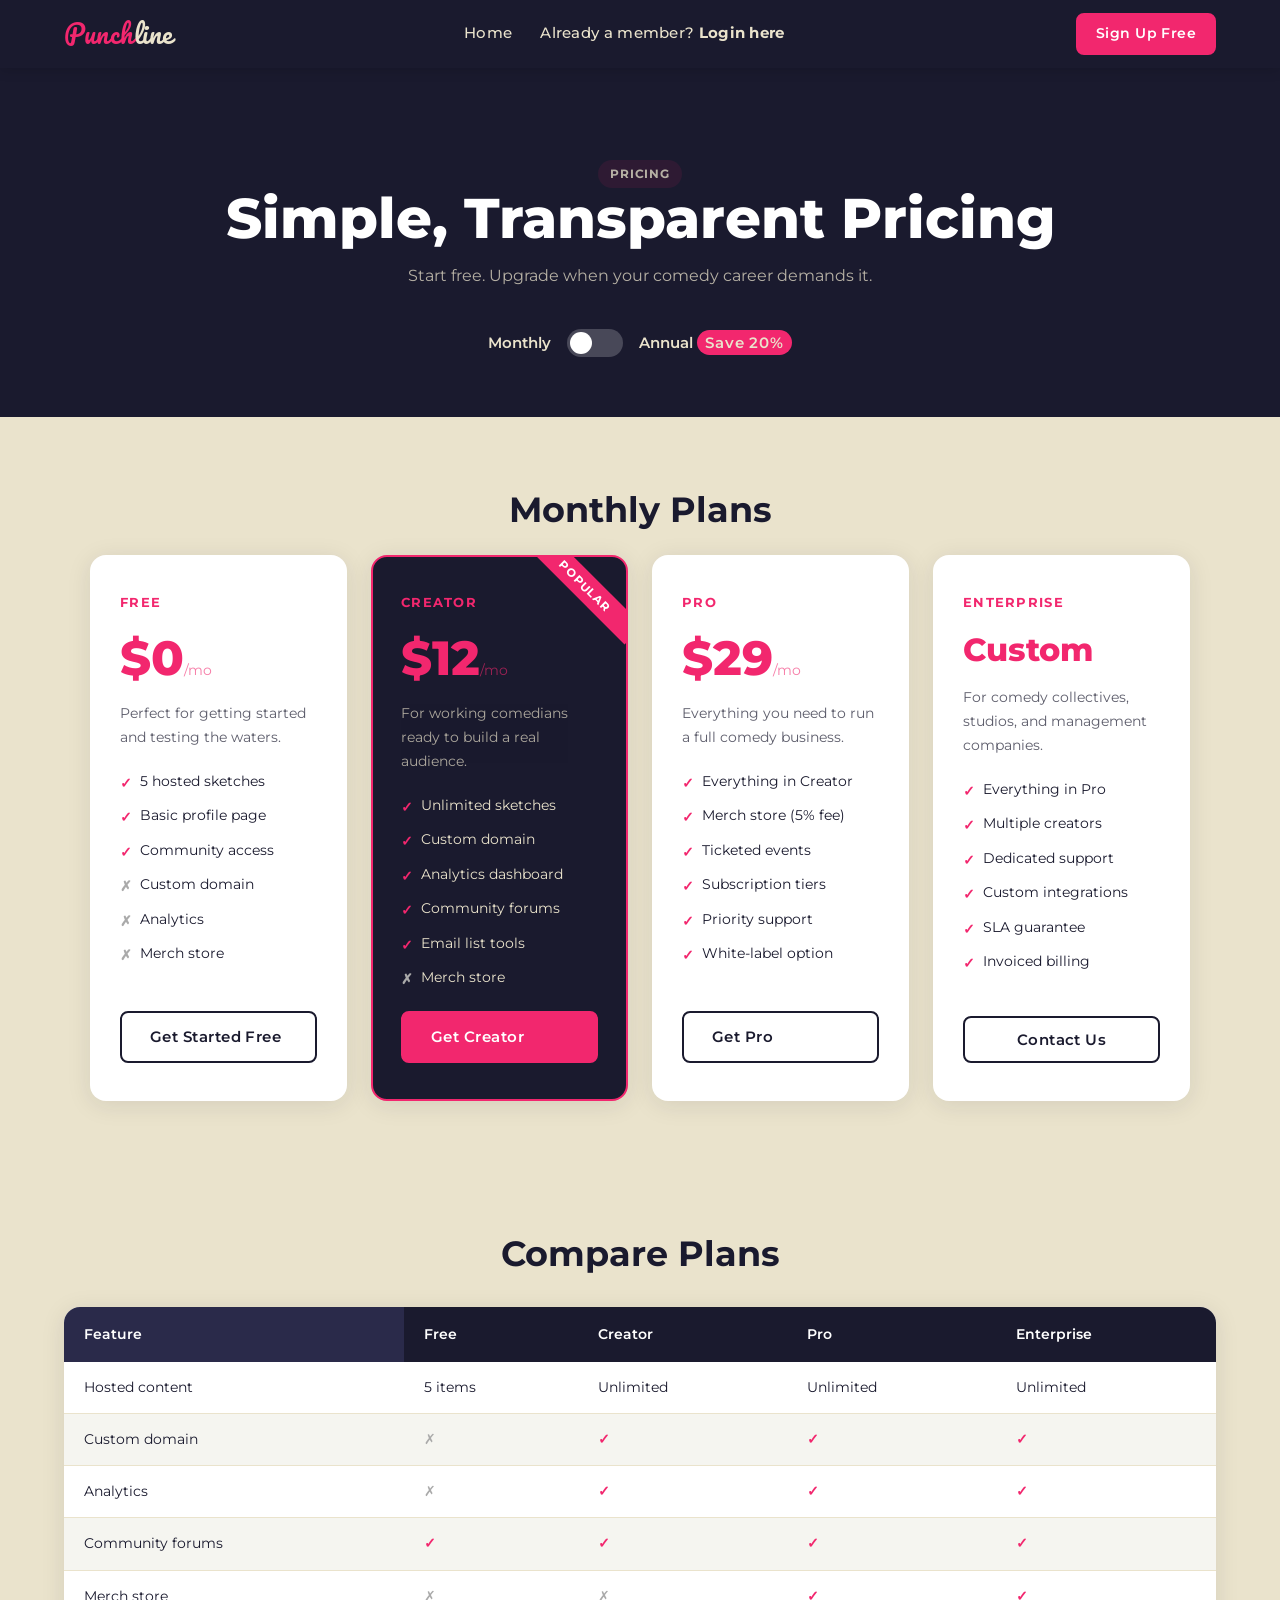
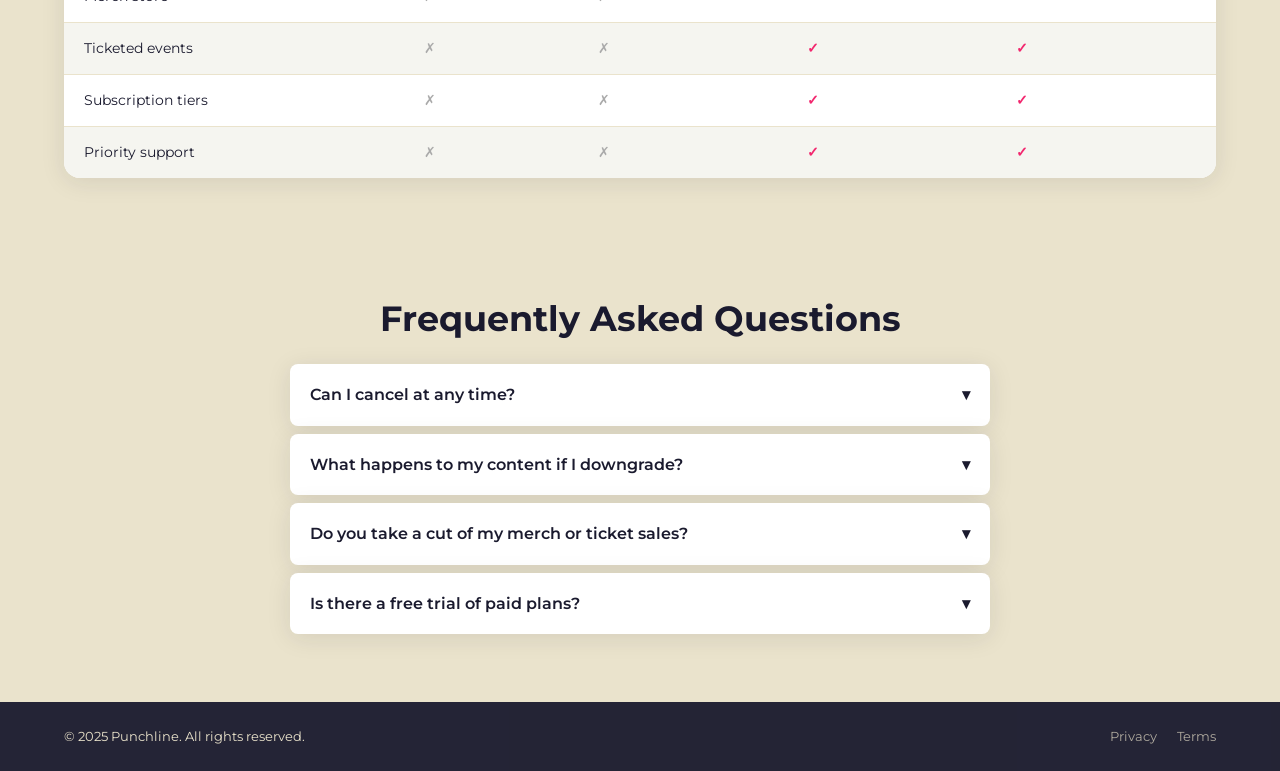
<file: pricing.html>
<!DOCTYPE html>
<html lang="en">
<head>
  <meta charset="UTF-8">
  <meta name="viewport" content="width=device-width, initial-scale=1.0">
  <title>Pricing — Punchline</title>
  <link rel="stylesheet" href="css/styles.css">
  <style>
    .pricing-hero {
      background: var(--navy);
      padding: 80px 5% 60px;
      text-align: center;
    }
    .pricing-hero h1 { color: var(--white); }
    .pricing-hero p { color: var(--cream); opacity: 0.75; max-width: 500px; margin: 12px auto 0; }

    .toggle-wrap {
      display: flex; align-items: center; justify-content: center;
      gap: 16px; margin: 40px auto 0;
    }
    .toggle-wrap span { font-weight: 600; color: var(--cream); font-size: 0.95rem; }
    .toggle-switch {
      position: relative; width: 56px; height: 28px; cursor: pointer;
    }
    .toggle-switch input { opacity: 0; width: 0; height: 0; }
    .toggle-track {
      position: absolute; inset: 0;
      background: rgba(255,255,255,0.2);
      border-radius: 100px; transition: var(--transition);
    }
    .toggle-switch input:checked + .toggle-track { background: var(--pink); }
    .toggle-thumb {
      position: absolute; top: 3px; left: 3px;
      width: 22px; height: 22px;
      background: var(--white); border-radius: 50%; transition: var(--transition);
    }
    .toggle-switch input:checked ~ .toggle-thumb { left: 31px; }
    .save-badge {
      background: var(--pink); color: var(--white);
      font-size: 0.72rem; font-weight: 700; padding: 3px 8px;
      border-radius: 100px; letter-spacing: 0.05em;
    }

    .pricing-section { padding: 72px 5%; background: var(--cream); }
    .pricing-tab { display: none; }
    .pricing-tab.active { display: block; }

    .pricing-grid-full {
      display: grid;
      grid-template-columns: repeat(auto-fit, minmax(240px, 1fr));
      gap: 24px; max-width: 1100px; margin: 0 auto;
    }
    .pricing-card-full {
      background: var(--white); border-radius: var(--radius-lg);
      padding: 36px 28px; box-shadow: var(--shadow);
      border: 2px solid transparent;
      display: flex; flex-direction: column; gap: 20px;
      transition: var(--transition); position: relative; overflow: hidden;
    }
    .pricing-card-full:hover { transform: translateY(-4px); box-shadow: var(--shadow-lg); }
    .pricing-card-full.featured { border-color: var(--pink); background: var(--navy); color: var(--white); }
    .pricing-card-full.featured p, .pricing-card-full.featured li { color: var(--cream); }
    .pricing-card-full .popular-badge {
      position: absolute; top: 16px; right: -28px;
      background: var(--pink); color: var(--white);
      font-size: 0.72rem; font-weight: 700; letter-spacing: 0.06em;
      padding: 4px 36px; transform: rotate(45deg); text-transform: uppercase;
    }
    .tier-name { font-size: 0.8rem; font-weight: 700; letter-spacing: 0.1em; text-transform: uppercase; color: var(--pink); }
    .tier-price { font-size: 3rem; font-weight: 800; line-height: 1; color: var(--pink); }
    .tier-price .period { font-size: 0.9rem; font-weight: 400; opacity: 0.6; }
    .tier-desc { font-size: 0.88rem; opacity: 0.7; }
    .tier-features { display: flex; flex-direction: column; gap: 10px; flex: 1; }
    .tier-features li { display: flex; align-items: flex-start; gap: 8px; font-size: 0.88rem; }
    .tier-features li::before { content: '✓'; color: var(--pink); font-weight: 700; flex-shrink: 0; margin-top: 2px; }
    .tier-features li.no::before { content: '✗'; color: var(--gray-mid); }

    .compare-section { padding: 60px 5%; }
    .compare-section h2 { text-align: center; margin-bottom: 32px; }
    .compare-table {
      width: 100%; border-collapse: collapse; font-size: 0.9rem;
      background: var(--white); border-radius: var(--radius-lg); overflow: hidden; box-shadow: var(--shadow);
    }
    .compare-table th { background: var(--navy); color: var(--white); padding: 16px 20px; text-align: left; font-weight: 600; }
    .compare-table th:first-child { background: var(--navy-light); }
    .compare-table td { padding: 14px 20px; border-bottom: 1px solid var(--cream); }
    .compare-table tr:last-child td { border-bottom: none; }
    .compare-table tr:nth-child(even) td { background: var(--gray-light); }
    .check { color: var(--pink); font-weight: 700; }
    .cross { color: var(--gray-mid); }

    .faq-section { padding: 60px 5%; background: var(--cream); }
    .faq-item { background: var(--white); border-radius: var(--radius); margin-bottom: 8px; overflow: hidden; box-shadow: var(--shadow); }
    .faq-question { padding: 18px 20px; font-weight: 600; cursor: pointer; display: flex; justify-content: space-between; align-items: center; transition: var(--transition); }
    .faq-question:hover { color: var(--pink); }
    .faq-answer { padding: 0 20px; max-height: 0; overflow: hidden; transition: all 0.3s ease; font-size: 0.9rem; opacity: 0.8; }
    .faq-answer.open { padding: 0 20px 18px; max-height: 200px; }
    .faq-arrow { transition: var(--transition); }
    .faq-item.open .faq-arrow { transform: rotate(180deg); }

    /* Contact inquiry modal */
    .inquiry-overlay {
      display: none; position: fixed; inset: 0;
      background: rgba(26,26,46,0.75); backdrop-filter: blur(4px);
      z-index: 300; align-items: center; justify-content: center; padding: 20px;
    }
    .inquiry-overlay.active { display: flex; }
    .inquiry-modal {
      background: var(--white); border-radius: var(--radius-lg);
      padding: 40px; width: min(480px, 96vw);
      box-shadow: var(--shadow-lg);
      animation: modalIn 0.22s cubic-bezier(.4,0,.2,1);
      position: relative;
    }
    @keyframes modalIn { from { opacity:0; transform:translateY(20px) scale(0.97); } to { opacity:1; transform:none; } }
    .inquiry-close {
      position: absolute; top: 14px; right: 18px;
      background: none; border: none; font-size: 1.4rem; color: var(--gray-mid);
      cursor: pointer; transition: var(--transition);
    }
    .inquiry-close:hover { color: var(--pink); }
    .inquiry-success {
      display: none; background: rgba(39,174,96,0.1);
      border: 1px solid rgba(39,174,96,0.3); border-radius: var(--radius);
      color: #27ae60; padding: 14px 16px; font-size: 0.88rem; margin-top: 16px;
    }
    .inquiry-success.visible { display: block; }
  </style>
</head>
<body>

  <nav class="navbar">
    <a href="index.html" class="logo">Punch<span>line</span></a>
    <div class="nav-links" id="navLinks">
      <a href="index.html">Home</a>
      <a href="index.html" id="navLogin">Already a member? <strong>Login here</strong></a>
    </div>
    <div class="nav-actions">
      <a href="signup.html" class="btn btn-primary btn-sm">Sign Up Free</a>
      <button class="hamburger" id="hamburger"><span></span><span></span><span></span></button>
    </div>
  </nav>

  <section class="pricing-hero">
    <p class="badge badge-pink mb-8">Pricing</p>
    <h1>Simple, Transparent Pricing</h1>
    <p>Start free. Upgrade when your comedy career demands it.</p>
    <div class="toggle-wrap">
      <span>Monthly</span>
      <label class="toggle-switch">
        <input type="checkbox" id="billingToggle">
        <div class="toggle-track"></div>
        <div class="toggle-thumb"></div>
      </label>
      <span>Annual <span class="save-badge">Save 20%</span></span>
    </div>
  </section>

  <section class="pricing-section">
    <!-- MONTHLY -->
    <div id="monthlyPricing" class="pricing-tab active">
      <h2 class="text-center mb-24">Monthly Plans</h2>
      <div class="pricing-grid-full">
        <div class="pricing-card-full">
          <div class="tier-name">Free</div>
          <div class="tier-price">$0<span class="period">/mo</span></div>
          <p class="tier-desc">Perfect for getting started and testing the waters.</p>
          <ul class="tier-features">
            <li>5 hosted sketches</li><li>Basic profile page</li><li>Community access</li>
            <li class="no">Custom domain</li><li class="no">Analytics</li><li class="no">Merch store</li>
          </ul>
          <a href="signup.html" class="btn btn-outline">Get Started Free</a>
        </div>
        <div class="pricing-card-full featured">
          <div class="popular-badge">Popular</div>
          <div class="tier-name">Creator</div>
          <div class="tier-price">$12<span class="period">/mo</span></div>
          <p class="tier-desc">For working comedians ready to build a real audience.</p>
          <ul class="tier-features">
            <li>Unlimited sketches</li><li>Custom domain</li><li>Analytics dashboard</li>
            <li>Community forums</li><li>Email list tools</li><li class="no">Merch store</li>
          </ul>
          <a href="checkout.html" class="btn btn-primary checkout-link"
             data-plan="Creator" data-billing="Monthly" data-price="12.00">Get Creator</a>
        </div>
        <div class="pricing-card-full">
          <div class="tier-name">Pro</div>
          <div class="tier-price">$29<span class="period">/mo</span></div>
          <p class="tier-desc">Everything you need to run a full comedy business.</p>
          <ul class="tier-features">
            <li>Everything in Creator</li><li>Merch store (5% fee)</li><li>Ticketed events</li>
            <li>Subscription tiers</li><li>Priority support</li><li>White-label option</li>
          </ul>
          <a href="checkout.html" class="btn btn-outline checkout-link"
             data-plan="Pro" data-billing="Monthly" data-price="29.00">Get Pro</a>
        </div>
        <div class="pricing-card-full">
          <div class="tier-name">Enterprise</div>
          <div class="tier-price" style="font-size:2rem;">Custom</div>
          <p class="tier-desc">For comedy collectives, studios, and management companies.</p>
          <ul class="tier-features">
            <li>Everything in Pro</li><li>Multiple creators</li><li>Dedicated support</li>
            <li>Custom integrations</li><li>SLA guarantee</li><li>Invoiced billing</li>
          </ul>
          <button class="btn btn-outline contact-us-btn">Contact Us</button>
        </div>
      </div>
    </div>

    <!-- ANNUAL -->
    <div id="annualPricing" class="pricing-tab">
      <h2 class="text-center mb-24">Annual Plans <span class="badge badge-pink">20% Off</span></h2>
      <div class="pricing-grid-full">
        <div class="pricing-card-full">
          <div class="tier-name">Free</div>
          <div class="tier-price">$0<span class="period">/yr</span></div>
          <p class="tier-desc">Perfect for getting started and testing the waters.</p>
          <ul class="tier-features">
            <li>5 hosted sketches</li><li>Basic profile page</li><li>Community access</li>
            <li class="no">Custom domain</li><li class="no">Analytics</li><li class="no">Merch store</li>
          </ul>
          <a href="signup.html" class="btn btn-outline">Get Started Free</a>
        </div>
        <div class="pricing-card-full featured">
          <div class="popular-badge">Popular</div>
          <div class="tier-name">Creator</div>
          <div class="tier-price">$9.60<span class="period">/mo</span></div>
          <p class="tier-desc" style="color:var(--cream)">Billed as $115/yr. Save $29 vs monthly.</p>
          <ul class="tier-features">
            <li>Unlimited sketches</li><li>Custom domain</li><li>Analytics dashboard</li>
            <li>Community forums</li><li>Email list tools</li><li class="no">Merch store</li>
          </ul>
          <a href="checkout.html" class="btn btn-primary checkout-link"
             data-plan="Creator" data-billing="Annual" data-price="115.00" data-monthly="9.60">Get Creator Annual</a>
        </div>
        <div class="pricing-card-full">
          <div class="tier-name">Pro</div>
          <div class="tier-price">$23.20<span class="period">/mo</span></div>
          <p class="tier-desc">Billed as $278/yr. Save $70 vs monthly.</p>
          <ul class="tier-features">
            <li>Everything in Creator</li><li>Merch store (5% fee)</li><li>Ticketed events</li>
            <li>Subscription tiers</li><li>Priority support</li><li>White-label option</li>
          </ul>
          <a href="checkout.html" class="btn btn-outline checkout-link"
             data-plan="Pro" data-billing="Annual" data-price="278.00" data-monthly="23.20">Get Pro Annual</a>
        </div>
        <div class="pricing-card-full">
          <div class="tier-name">Enterprise</div>
          <div class="tier-price" style="font-size:2rem;">Custom</div>
          <p class="tier-desc">Volume discounts available for multi-creator setups.</p>
          <ul class="tier-features">
            <li>Everything in Pro</li><li>Multiple creators</li><li>Dedicated support</li>
            <li>Custom integrations</li><li>SLA guarantee</li><li>Invoiced billing</li>
          </ul>
          <button class="btn btn-outline contact-us-btn">Contact Us</button>
        </div>
      </div>
    </div>
  </section>

  <section class="compare-section">
    <div class="container">
      <h2>Compare Plans</h2>
      <table class="compare-table">
        <thead>
          <tr><th>Feature</th><th>Free</th><th>Creator</th><th>Pro</th><th>Enterprise</th></tr>
        </thead>
        <tbody>
          <tr><td>Hosted content</td><td>5 items</td><td>Unlimited</td><td>Unlimited</td><td>Unlimited</td></tr>
          <tr><td>Custom domain</td><td class="cross">✗</td><td class="check">✓</td><td class="check">✓</td><td class="check">✓</td></tr>
          <tr><td>Analytics</td><td class="cross">✗</td><td class="check">✓</td><td class="check">✓</td><td class="check">✓</td></tr>
          <tr><td>Community forums</td><td class="check">✓</td><td class="check">✓</td><td class="check">✓</td><td class="check">✓</td></tr>
          <tr><td>Merch store</td><td class="cross">✗</td><td class="cross">✗</td><td class="check">✓</td><td class="check">✓</td></tr>
          <tr><td>Ticketed events</td><td class="cross">✗</td><td class="cross">✗</td><td class="check">✓</td><td class="check">✓</td></tr>
          <tr><td>Subscription tiers</td><td class="cross">✗</td><td class="cross">✗</td><td class="check">✓</td><td class="check">✓</td></tr>
          <tr><td>Priority support</td><td class="cross">✗</td><td class="cross">✗</td><td class="check">✓</td><td class="check">✓</td></tr>
        </tbody>
      </table>
    </div>
  </section>

  <section class="faq-section">
    <div class="container" style="max-width:700px;">
      <h2 class="text-center mb-24">Frequently Asked Questions</h2>
      <div class="faq-item">
        <div class="faq-question">Can I cancel at any time? <span class="faq-arrow">▾</span></div>
        <div class="faq-answer">Yes — cancel anytime from your account settings. No long-term contracts, no cancellation fees.</div>
      </div>
      <div class="faq-item">
        <div class="faq-question">What happens to my content if I downgrade? <span class="faq-arrow">▾</span></div>
        <div class="faq-answer">Your content stays safe. If you exceed the free tier limits, older content will be archived (not deleted) until you upgrade again.</div>
      </div>
      <div class="faq-item">
        <div class="faq-question">Do you take a cut of my merch or ticket sales? <span class="faq-arrow">▾</span></div>
        <div class="faq-answer">Pro plan has a 5% platform fee on merch sales. Enterprise plans can negotiate custom rates. We never take a cut of your subscription revenue.</div>
      </div>
      <div class="faq-item">
        <div class="faq-question">Is there a free trial of paid plans? <span class="faq-arrow">▾</span></div>
        <div class="faq-answer">Yes! Creator and Pro plans include a 14-day free trial. No credit card required to start.</div>
      </div>
    </div>
  </section>

  <footer>
    <span>© 2025 Punchline. All rights reserved.</span>
    <div class="footer-links">
      <a href="#">Privacy</a><a href="#">Terms</a>
    </div>
  </footer>

  <!-- CONTACT / INQUIRY MODAL -->
  <div class="inquiry-overlay" id="inquiryOverlay">
    <div class="inquiry-modal">
      <button class="inquiry-close" id="inquiryClose">×</button>
      <h3 style="margin-bottom:8px;">Enterprise Inquiry</h3>
      <p style="font-size:0.88rem;opacity:0.65;margin-bottom:24px;">Tell us about your setup and we'll be in touch within one business day.</p>
      <div id="inquiryFormArea">
        <div class="form-group"><label>Your Name</label><input type="text" id="iqName" placeholder="Full name"></div>
        <div class="form-group"><label>Email Address</label><input type="email" id="iqEmail" placeholder="you@example.com"></div>
        <div class="form-group"><label>Organisation / Comedy Collective</label><input type="text" id="iqOrg" placeholder="e.g. The Laugh Co."></div>
        <div class="form-group"><label>Number of Creators</label>
          <select id="iqSize" style="padding:12px;border:2px solid var(--cream-dark);border-radius:var(--radius);width:100%;font-family:var(--font-main);outline:none;font-size:0.95rem;">
            <option value="">Select…</option>
            <option>2–5</option><option>6–15</option><option>16–50</option><option>50+</option>
          </select>
        </div>
        <div class="form-group"><label>Message (optional)</label><textarea id="iqMessage" placeholder="Anything else we should know?" style="min-height:80px;resize:vertical;"></textarea></div>
        <button class="btn btn-primary" style="width:100%;margin-top:4px;" id="iqSubmit">Send Inquiry →</button>
        <p id="iqError" style="color:#c0392b;font-size:0.78rem;margin-top:8px;display:none;">Please fill in your name and email.</p>
      </div>
      <div class="inquiry-success" id="inquirySuccess">
        ✓ Thanks! We've received your inquiry and will be in touch shortly.
      </div>
    </div>
  </div>

  <script>
    // Billing toggle
    const toggle = document.getElementById('billingToggle');
    toggle.addEventListener('change', () => {
      document.getElementById('monthlyPricing').classList.toggle('active', !toggle.checked);
      document.getElementById('annualPricing').classList.toggle('active', toggle.checked);
    });

    // FAQ accordion
    document.querySelectorAll('.faq-question').forEach(q => {
      q.addEventListener('click', () => {
        const item = q.parentElement;
        item.classList.toggle('open');
        q.nextElementSibling.classList.toggle('open');
      });
    });

    // Checkout links — store plan info in localStorage before navigating
    document.querySelectorAll('.checkout-link').forEach(link => {
      link.addEventListener('click', function(e) {
        e.preventDefault();
        const plan    = this.dataset.plan;
        const billing = this.dataset.billing;
        const price   = this.dataset.price;
        const monthly = this.dataset.monthly || price;
        localStorage.setItem('punchline_checkout_plan', JSON.stringify({
          plan, billing, price, monthly,
          label: plan + ' (' + billing + ')',
          displayPrice: billing === 'Annual'
            ? '$' + monthly + '/mo — billed as $' + price + '/yr'
            : '$' + price + '/mo'
        }));
        window.location.href = 'checkout.html';
      });
    });

    // Contact us → inquiry modal
    document.querySelectorAll('.contact-us-btn').forEach(btn => {
      btn.addEventListener('click', () => {
        document.getElementById('inquirySuccess').classList.remove('visible');
        document.getElementById('inquiryFormArea').style.display = '';
        document.getElementById('iqError').style.display = 'none';
        document.getElementById('inquiryOverlay').classList.add('active');
      });
    });
    document.getElementById('inquiryClose').addEventListener('click', () => {
      document.getElementById('inquiryOverlay').classList.remove('active');
    });
    document.getElementById('inquiryOverlay').addEventListener('click', e => {
      if (e.target === document.getElementById('inquiryOverlay'))
        document.getElementById('inquiryOverlay').classList.remove('active');
    });
    document.getElementById('iqSubmit').addEventListener('click', () => {
      const name  = document.getElementById('iqName').value.trim();
      const email = document.getElementById('iqEmail').value.trim();
      const errEl = document.getElementById('iqError');
      if (!name || !email) { errEl.style.display = 'block'; return; }
      errEl.style.display = 'none';
      document.getElementById('inquiryFormArea').style.display = 'none';
      document.getElementById('inquirySuccess').classList.add('visible');
    });

    document.getElementById('hamburger').addEventListener('click', () => document.getElementById('navLinks').classList.toggle('open'));
  </script>
  <script src="legal.js"></script>
</body>
</html>
</file>
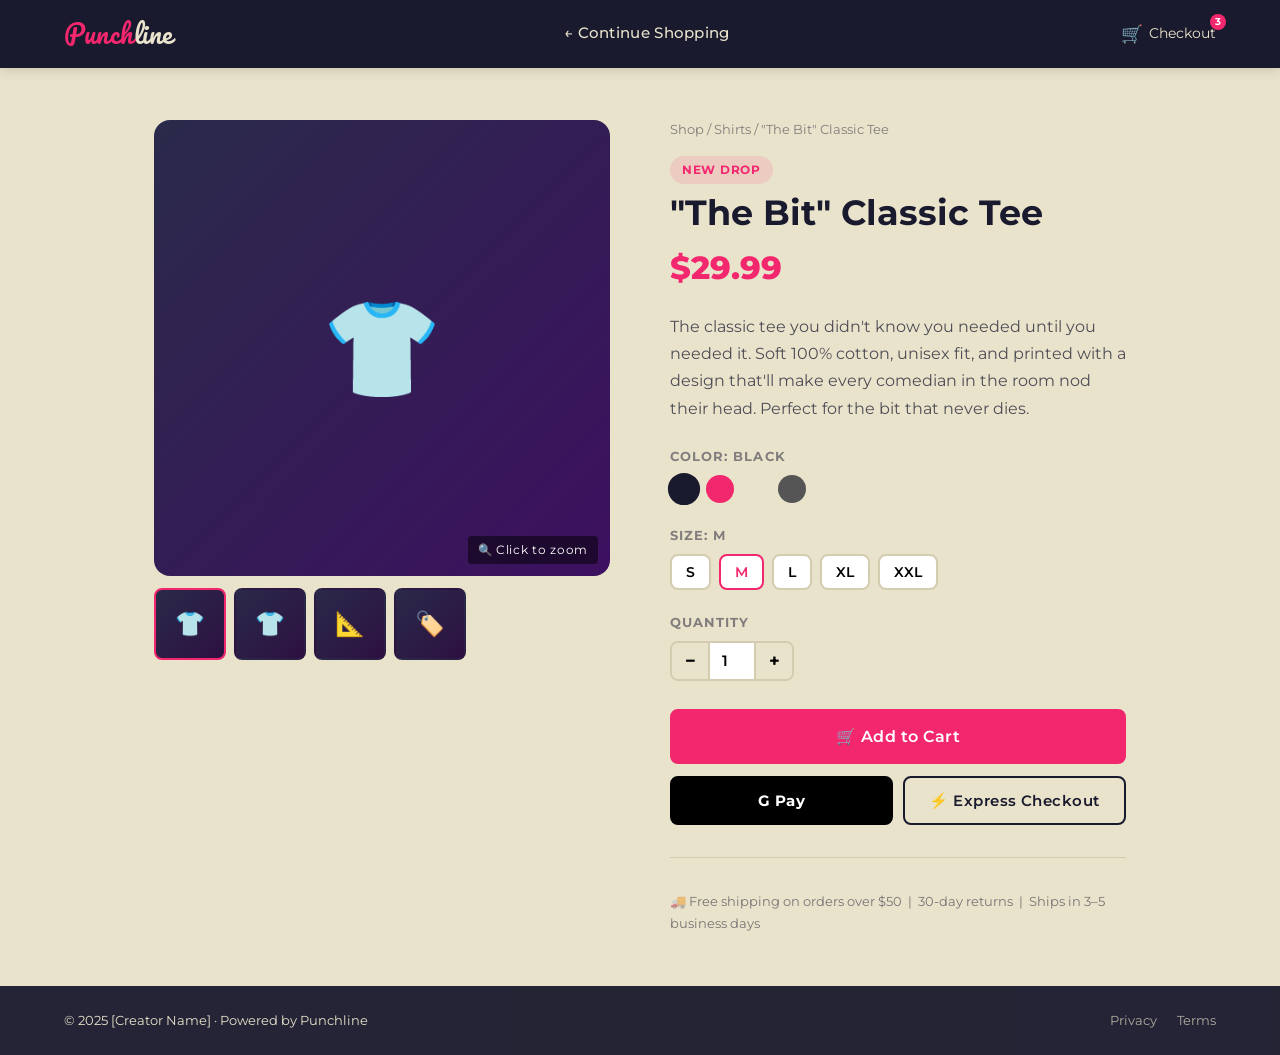
<file: product.html>
<!DOCTYPE html>
<html lang="en">
  <!-- Keep page  in case, but will not be using in final proj. -->
<head>
  <meta charset="UTF-8">
  <meta name="viewport" content="width=device-width, initial-scale=1.0">
  <title>Product — [Creator Name]'s Shop</title>
  <link rel="stylesheet" href="css/styles.css">
  <style>
    body { background: var(--cream); }
    .product-layout {
      display: grid; grid-template-columns: 1fr 1fr; gap: 60px;
      max-width: 1100px; margin: 0 auto; padding: 52px 5%;
      align-items: start;
    }
    /* Image section */
    .product-gallery {}
    .main-img {
      width: 100%; aspect-ratio: 1/1;
      background: linear-gradient(135deg, var(--navy-light), #3d1060);
      border-radius: var(--radius-lg); overflow: hidden;
      display: flex; align-items: center; justify-content: center;
      font-size: 6rem; position: relative; cursor: zoom-in;
      margin-bottom: 12px;
    }
    .zoom-hint {
      position: absolute; bottom: 12px; right: 12px;
      background: rgba(0,0,0,0.5); color: white;
      font-size: 0.72rem; letter-spacing: 0.06em; padding: 5px 10px;
      border-radius: 4px; backdrop-filter: blur(4px);
    }
    .thumb-row { display: flex; gap: 8px; }
    .thumb {
      width: 72px; height: 72px; border-radius: var(--radius);
      background: linear-gradient(135deg, var(--navy-light), #2d1040);
      cursor: pointer; display: flex; align-items: center; justify-content: center; font-size: 1.5rem;
      border: 2px solid transparent; transition: var(--transition); flex-shrink: 0;
    }
    .thumb.active, .thumb:hover { border-color: var(--pink); }

    /* Color swatches */
    .swatch-row { display: flex; gap: 8px; flex-wrap: wrap; margin-top: 8px; }
    .color-swatch-item {
      width: 28px; height: 28px; border-radius: 50%;
      border: 3px solid transparent; cursor: pointer; transition: var(--transition);
    }
    .color-swatch-item.active, .color-swatch-item:hover { border-color: var(--navy); transform: scale(1.15); }

    /* Size grid */
    .size-grid { display: flex; gap: 8px; flex-wrap: wrap; margin-top: 8px; }

    /* Product details */
    .product-details {}
    .product-details .breadcrumb { font-size: 0.8rem; opacity: 0.5; margin-bottom: 16px; }
    .product-details .breadcrumb a { color: var(--navy); transition: var(--transition); }
    .product-details .breadcrumb a:hover { color: var(--pink); }
    .product-details h2 { font-size: clamp(1.5rem, 3vw, 2.2rem); margin-bottom: 8px; }
    .product-details .product-price-lg { font-size: 2rem; font-weight: 800; color: var(--pink); margin-bottom: 20px; }
    .product-details .product-desc-full { opacity: 0.75; margin-bottom: 24px; line-height: 1.7; }
    .detail-label { font-size: 0.82rem; font-weight: 700; text-transform: uppercase; letter-spacing: 0.08em; opacity: 0.5; margin-bottom: 8px; }
    .detail-section { margin-bottom: 22px; }
    .product-actions { display: flex; flex-direction: column; gap: 12px; margin-top: 28px; }
    .product-actions .add-cart-btn { padding: 16px; font-size: 1rem; display: flex; align-items: center; justify-content: center; gap: 10px; }
    .product-actions .express-row { display: flex; gap: 10px; }
    .product-actions .express-row button { flex: 1; padding: 13px; }

    /* Zoom modal */
    .zoom-modal {
      display: none; position: fixed; inset: 0; z-index: 300;
      background: rgba(0,0,0,0.85); align-items: center; justify-content: center;
      backdrop-filter: blur(4px);
    }
    .zoom-modal.active { display: flex; }
    .zoom-modal .zoom-img {
      max-width: 90vw; max-height: 90vh;
      background: linear-gradient(135deg, var(--navy-light), #3d1060);
      border-radius: var(--radius-lg);
      width: min(600px, 90vw); aspect-ratio: 1/1;
      display: flex; align-items: center; justify-content: center; font-size: 10rem;
      cursor: zoom-out;
    }

    @media (max-width: 800px) {
      .product-layout { grid-template-columns: 1fr; gap: 32px; }
    }
  </style>
</head>
<body>
  <nav class="navbar">
    <a href="home2.html" class="logo">Punch<span>line</span></a>
    <div class="nav-links" id="navLinks">
      <a href="merch.html">← Continue Shopping</a>
    </div>
    <div class="nav-actions">
      <a href="checkout2.html" style="position:relative;display:flex;align-items:center;gap:6px;color:var(--cream);font-size:1.1rem;">
        🛒 <span style="font-size:0.85rem;">Checkout</span>
        <span style="position:absolute;top:-6px;right:-10px;background:var(--pink);color:white;font-size:0.65rem;width:16px;height:16px;border-radius:50%;display:flex;align-items:center;justify-content:center;font-weight:700;">3</span>
      </a>
      <button class="hamburger" id="hamburger"><span></span><span></span><span></span></button>
    </div>
  </nav>

  <div class="product-layout">
    <!-- GALLERY (left) -->
    <div class="product-gallery">
      <div class="main-img" id="mainImg" onclick="openZoom()">
        👕
        <div class="zoom-hint">🔍 Click to zoom</div>
      </div>
      <div class="thumb-row">
        <div class="thumb active">👕</div>
        <div class="thumb">👕</div>
        <div class="thumb">📐</div>
        <div class="thumb">🏷️</div>
      </div>
    </div>

    <!-- DETAILS (right) -->
    <div class="product-details">
      <div class="breadcrumb"><a href="merch.html">Shop</a> / <a href="merch.html">Shirts</a> / "The Bit" Classic Tee</div>
      <span class="badge badge-pink mb-8">New Drop</span>
      <h2>"The Bit" Classic Tee</h2>
      <div class="product-price-lg">$29.99</div>
      <p class="product-desc-full">
        The classic tee you didn't know you needed until you needed it. Soft 100% cotton, unisex fit, and printed with a design that'll make every comedian in the room nod their head. Perfect for the bit that never dies.
      </p>

      <!-- Color selector -->
      <div class="detail-section">
        <div class="detail-label">Color: <strong id="selectedColor">Black</strong></div>
        <div class="swatch-row">
          <div class="color-swatch-item active" style="background:#1a1a2e;" title="Black" onclick="selectColor(this,'Black')"></div>
          <div class="color-swatch-item" style="background:#F2276E;" title="Pink" onclick="selectColor(this,'Pink')"></div>
          <div class="color-swatch-item" style="background:#EAE3CC;" title="Cream" onclick="selectColor(this,'Cream')"></div>
          <div class="color-swatch-item" style="background:#555;" title="Charcoal" onclick="selectColor(this,'Charcoal')"></div>
        </div>
      </div>

      <!-- Size selector -->
      <div class="detail-section">
        <div class="detail-label">Size: <strong id="selectedSize">M</strong></div>
        <div class="size-grid">
          <button class="size-btn" onclick="selectSize(this)">S</button>
          <button class="size-btn active" onclick="selectSize(this)">M</button>
          <button class="size-btn" onclick="selectSize(this)">L</button>
          <button class="size-btn" onclick="selectSize(this)">XL</button>
          <button class="size-btn" onclick="selectSize(this)">XXL</button>
        </div>
      </div>

      <!-- Quantity -->
      <div class="detail-section">
        <div class="detail-label">Quantity</div>
        <div class="qty-control">
          <button onclick="changeQty(-1)">−</button>
          <input type="number" id="qtyInput" value="1" min="1" max="10" readonly>
          <button onclick="changeQty(1)">+</button>
        </div>
      </div>

      <!-- Actions -->
      <div class="product-actions">
        <button class="btn btn-primary add-cart-btn" onclick="alert('Added to cart! 🛒')">
          🛒 Add to Cart
        </button>
        <div class="express-row">
          <button class="btn" style="background:#000;color:#fff;border-color:#000;font-weight:700;" onclick="window.location.href='checkout2.html'">G Pay</button>
          <button class="btn btn-outline" onclick="window.location.href='checkout2.html'">⚡ Express Checkout</button>
        </div>
      </div>

      <hr class="divider-thin">
      <p style="font-size:0.82rem;opacity:0.55;">🚚 Free shipping on orders over $50 &nbsp;|&nbsp; 30-day returns &nbsp;|&nbsp; Ships in 3–5 business days</p>
    </div>
  </div>

  <!-- ZOOM MODAL -->
  <div class="zoom-modal" id="zoomModal" onclick="closeZoom()">
    <div class="zoom-img">👕</div>
  </div>

  <footer>
    <span>© 2025 [Creator Name] · Powered by Punchline</span>
    <div class="footer-links"><a href="#">Privacy</a><a href="#">Terms</a></div>
  </footer>

  <script>
    function selectColor(el, name) {
      document.querySelectorAll('.color-swatch-item').forEach(s => s.classList.remove('active'));
      el.classList.add('active');
      document.getElementById('selectedColor').textContent = name;
    }
    function selectSize(el) {
      document.querySelectorAll('.size-btn').forEach(s => s.classList.remove('active'));
      el.classList.add('active');
      document.getElementById('selectedSize').textContent = el.textContent;
    }
    function changeQty(d) {
      const inp = document.getElementById('qtyInput');
      inp.value = Math.max(1, Math.min(10, parseInt(inp.value) + d));
    }
    function openZoom() { document.getElementById('zoomModal').classList.add('active'); }
    function closeZoom() { document.getElementById('zoomModal').classList.remove('active'); }
    document.getElementById('hamburger').addEventListener('click', () => document.getElementById('navLinks').classList.toggle('open'));
  </script>
</body>
</html>
</file>
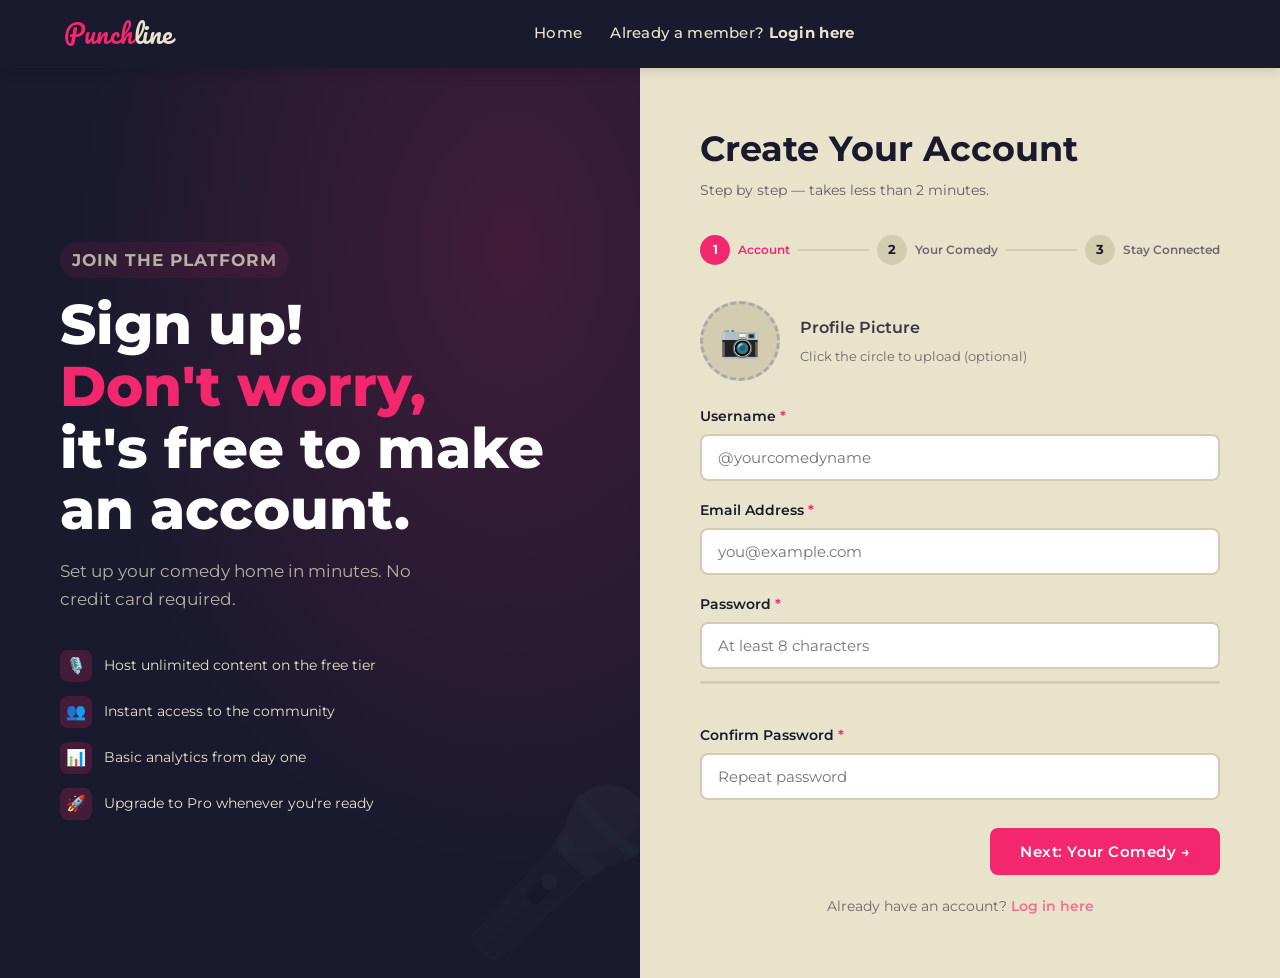
<file: signup.html>
<!DOCTYPE html>
<html lang="en">
<head>
  <meta charset="UTF-8">
  <meta name="viewport" content="width=device-width, initial-scale=1.0">
  <title>Sign Up — Punchline</title>
  <link rel="stylesheet" href="css/styles.css">
  <style>
    body { background: var(--navy); }
    .signup-layout {
      min-height: 100vh;
      display: grid;
      grid-template-columns: 1fr 1fr;
    }
    .signup-left {
      background: var(--navy);
      display: flex; flex-direction: column;
      justify-content: center; align-items: flex-start;
      padding: 80px 60px;
      position: relative; overflow: hidden;
    }
    .signup-left::before {
      content: '';
      position: absolute; inset: 0;
      background: radial-gradient(ellipse at 80% 20%, rgba(242,39,110,0.18) 0%, transparent 60%);
      pointer-events: none;
    }
    .signup-left .deco { font-size: 10rem; opacity: 0.05; position: absolute; bottom: -20px; right: -20px; }
    .signup-left h1 { color: var(--white); position: relative; z-index: 1; }
    .signup-left h1 .accent { color: var(--pink); }
    .signup-left p { color: var(--cream); opacity: 0.75; margin-top: 16px; max-width: 380px; position: relative; z-index: 1; font-size: 1.05rem; }
    .signup-perks { margin-top: 36px; display: flex; flex-direction: column; gap: 14px; position: relative; z-index: 1; }
    .signup-perk { display: flex; align-items: center; gap: 12px; color: var(--cream); font-size: 0.9rem; }
    .signup-perk .perk-icon { width: 32px; height: 32px; background: rgba(242,39,110,0.2); border-radius: 8px; display: flex; align-items: center; justify-content: center; font-size: 1rem; flex-shrink: 0; }

    .signup-right {
      background: var(--cream);
      padding: 60px 60px;
      display: flex; flex-direction: column; justify-content: center;
      overflow-y: auto;
    }
    .signup-right h2 { margin-bottom: 8px; }
    .signup-right .sub { font-size: 0.9rem; opacity: 0.65; margin-bottom: 32px; }

    /* Step indicator */
    .steps { display: flex; align-items: center; gap: 0; margin-bottom: 36px; }
    .step-item { display: flex; align-items: center; gap: 8px; }
    .step-num {
      width: 30px; height: 30px; border-radius: 50%;
      display: flex; align-items: center; justify-content: center;
      font-weight: 700; font-size: 0.82rem;
      background: var(--cream-dark); color: var(--navy);
      transition: var(--transition);
    }
    .step-item.active .step-num { background: var(--pink); color: var(--white); }
    .step-item.done .step-num { background: var(--navy); color: var(--white); }
    .step-label { font-size: 0.78rem; font-weight: 600; opacity: 0.6; }
    .step-item.active .step-label { opacity: 1; color: var(--pink); }
    .step-connector { flex: 1; height: 2px; background: var(--cream-dark); margin: 0 8px; min-width: 20px; }

    .form-step { display: none; }
    .form-step.active { display: block; }

    /* Validation states */
    .form-group input.input-error,
    .form-group textarea.input-error {
      border-color: #e74c3c !important;
      box-shadow: 0 0 0 3px rgba(231,76,60,0.15) !important;
    }
    .form-group input.input-ok {
      border-color: #27ae60 !important;
      box-shadow: 0 0 0 3px rgba(39,174,96,0.12) !important;
    }
    .field-error {
      color: #c0392b;
      font-size: 0.78rem;
      margin-top: 4px;
      display: none;
    }
    .field-error.visible { display: block; }

    /* Password strength bar */
    .pw-strength-bar {
      height: 3px;
      border-radius: 2px;
      margin-top: 6px;
      background: var(--cream-dark);
      overflow: hidden;
    }
    .pw-strength-fill {
      height: 100%;
      width: 0%;
      border-radius: 2px;
      transition: width 0.3s ease, background 0.3s ease;
    }
    .pw-strength-label {
      font-size: 0.74rem;
      margin-top: 4px;
      opacity: 0.6;
      min-height: 1em;
    }

    /* Bio char counter */
    .bio-counter {
      font-size: 0.76rem;
      text-align: right;
      margin-top: 4px;
      opacity: 0.5;
      transition: var(--transition);
    }
    .bio-counter.warn { color: #e67e22; opacity: 1; }
    .bio-counter.ok   { color: #27ae60; opacity: 1; }

    /* Avatar upload */
    .avatar-upload { display: flex; align-items: center; gap: 20px; margin-bottom: 24px; }
    .avatar-circle {
      width: 80px; height: 80px; border-radius: 50%;
      background: var(--cream-dark);
      border: 3px dashed var(--gray-mid);
      display: flex; align-items: center; justify-content: center;
      font-size: 2rem; cursor: pointer;
      transition: var(--transition); overflow: hidden; flex-shrink: 0;
    }
    .avatar-circle:hover { border-color: var(--pink); }
    .avatar-circle img { width: 100%; height: 100%; object-fit: cover; display: none; }
    .avatar-upload input[type=file] { display: none; }

    /* Comedy tags */
    .comedy-tags { display: flex; flex-wrap: wrap; gap: 8px; margin-top: 12px; }
    .comedy-tag {
      padding: 6px 14px; border-radius: 100px;
      border: 2px solid var(--cream-dark);
      background: var(--white);
      font-size: 0.82rem; font-weight: 600;
      cursor: pointer; transition: var(--transition); user-select: none;
    }
    .comedy-tag.selected { border-color: var(--pink); background: rgba(242,39,110,0.1); color: var(--pink); }

    /* Newsletter opt-in */
    .opt-in-box {
      background: var(--white);
      border-radius: var(--radius);
      padding: 20px;
      border: 2px solid var(--cream-dark);
      display: flex; align-items: flex-start; gap: 14px;
      cursor: pointer; transition: var(--transition); margin-top: 8px;
    }
    .opt-in-box:has(input:checked) { border-color: var(--pink); background: rgba(242,39,110,0.04); }
    .opt-in-box input { width: 18px; height: 18px; accent-color: var(--pink); margin-top: 2px; flex-shrink: 0; }
    .opt-in-box .opt-text { font-size: 0.88rem; }
    .opt-in-box .opt-text strong { display: block; margin-bottom: 4px; }

    .form-nav { display: flex; justify-content: space-between; align-items: center; margin-top: 28px; }
    .form-nav .back-btn { background: none; border: none; color: var(--navy); font-weight: 600; opacity: 0.6; font-size: 0.9rem; transition: var(--transition); cursor: pointer; }
    .form-nav .back-btn:hover { opacity: 1; color: var(--pink); }

    .already-member { text-align: center; margin-top: 20px; font-size: 0.85rem; opacity: 0.6; }
    .already-member a { color: var(--pink); font-weight: 600; opacity: 1; }

    @media (max-width: 900px) {
      .signup-layout { grid-template-columns: 1fr; }
      .signup-left { padding: 60px 5%; min-height: auto; }
      .signup-right { padding: 40px 5%; }
    }
  </style>
</head>
<body>

  <nav class="navbar">
    <a href="index.html" class="logo">Punch<span>line</span></a>
    <div class="nav-links" id="navLinks">
      <a href="index.html">Home</a>
      <a href="index.html">Already a member? <strong>Login here</strong></a>
    </div>
    <div class="nav-actions">
      <button class="hamburger" id="hamburger"><span></span><span></span><span></span></button>
    </div>
  </nav>

  <div class="signup-layout">
    <!-- LEFT PANEL -->
    <div class="signup-left">
      <div class="deco">🎤</div>
      <p class="badge badge-pink mb-16">Join the Platform</p>
      <h1>Sign up!<br><span class="accent">Don't worry,</span><br>it's free to make an account.</h1>
      <p>Set up your comedy home in minutes. No credit card required.</p>
      <div class="signup-perks">
        <div class="signup-perk"><div class="perk-icon">🎙️</div>Host unlimited content on the free tier</div>
        <div class="signup-perk"><div class="perk-icon">👥</div>Instant access to the community</div>
        <div class="signup-perk"><div class="perk-icon">📊</div>Basic analytics from day one</div>
        <div class="signup-perk"><div class="perk-icon">🚀</div>Upgrade to Pro whenever you're ready</div>
      </div>
    </div>

    <!-- RIGHT PANEL -->
    <div class="signup-right">
      <h2>Create Your Account</h2>
      <p class="sub">Step by step — takes less than 2 minutes.</p>

      <!-- STEP INDICATOR -->
      <div class="steps">
        <div class="step-item active" id="step1ind">
          <div class="step-num">1</div>
          <div class="step-label">Account</div>
        </div>
        <div class="step-connector"></div>
        <div class="step-item" id="step2ind">
          <div class="step-num">2</div>
          <div class="step-label">Your Comedy</div>
        </div>
        <div class="step-connector"></div>
        <div class="step-item" id="step3ind">
          <div class="step-num">3</div>
          <div class="step-label">Stay Connected</div>
        </div>
      </div>

      <!-- STEP 1 -->
      <div class="form-step active" id="step1">
        <div class="avatar-upload">
          <div class="avatar-circle" id="avatarCircle" title="Upload profile picture">
            <img id="avatarPreview" alt="">
            <span id="avatarIcon">📷</span>
          </div>
          <div>
            <p style="font-weight:600;margin-bottom:4px;">Profile Picture</p>
            <p style="font-size:0.82rem;opacity:0.6;">Click the circle to upload (optional)</p>
            <input type="file" id="avatarInput" accept="image/*">
          </div>
        </div>

        <div class="form-group">
          <label for="username">Username <span style="color:var(--pink)">*</span></label>
          <input type="text" id="username" placeholder="@yourcomedyname" autocomplete="username">
          <span class="field-error" id="usernameError"></span>
        </div>
        <div class="form-group">
          <label for="signupEmail">Email Address <span style="color:var(--pink)">*</span></label>
          <input type="email" id="signupEmail" placeholder="you@example.com" autocomplete="email">
          <span class="field-error" id="emailError"></span>
        </div>
        <div class="form-group">
          <label for="signupPassword">Password <span style="color:var(--pink)">*</span></label>
          <input type="password" id="signupPassword" placeholder="At least 8 characters" autocomplete="new-password">
          <div class="pw-strength-bar"><div class="pw-strength-fill" id="pwStrengthFill"></div></div>
          <div class="pw-strength-label" id="pwStrengthLabel"></div>
          <span class="field-error" id="passwordError"></span>
        </div>
        <div class="form-group">
          <label for="confirmPass">Confirm Password <span style="color:var(--pink)">*</span></label>
          <input type="password" id="confirmPass" placeholder="Repeat password" autocomplete="new-password">
          <span class="field-error" id="confirmError"></span>
        </div>

        <div class="form-nav">
          <span></span>
          <button class="btn btn-primary" id="toStep2Btn">Next: Your Comedy →</button>
        </div>
      </div>

      <!-- STEP 2 -->
      <div class="form-step" id="step2">
        <div class="form-group">
          <label for="bio">Describe Your Comedy <span style="color:var(--pink)">*</span></label>
          <textarea id="bio" placeholder="Tell us about your style, influences, what makes your comedy unique..." rows="4"></textarea>
          <div class="bio-counter" id="bioCounter">0 / 10 minimum</div>
          <span class="field-error" id="bioError"></span>
        </div>
        <div class="form-group">
          <label>What type of comedy do you do? <small style="opacity:0.6">(pick all that apply)</small></label>
          <div class="comedy-tags">
            <div class="comedy-tag" onclick="this.classList.toggle('selected')">Stand-up</div>
            <div class="comedy-tag" onclick="this.classList.toggle('selected')">Sketches</div>
            <div class="comedy-tag" onclick="this.classList.toggle('selected')">Improv</div>
            <div class="comedy-tag" onclick="this.classList.toggle('selected')">Roast</div>
            <div class="comedy-tag" onclick="this.classList.toggle('selected')">Satire</div>
            <div class="comedy-tag" onclick="this.classList.toggle('selected')">Character Work</div>
            <div class="comedy-tag" onclick="this.classList.toggle('selected')">Observational</div>
            <div class="comedy-tag" onclick="this.classList.toggle('selected')">Dark Comedy</div>
            <div class="comedy-tag" onclick="this.classList.toggle('selected')">Podcast</div>
            <div class="comedy-tag" onclick="this.classList.toggle('selected')">Written</div>
          </div>
        </div>
        <div class="form-group">
          <label for="website">Your Website / Social (optional)</label>
          <input type="url" id="website" placeholder="https://...">
        </div>
        <div class="form-nav">
          <button class="back-btn" onclick="goToStep(1)">← Back</button>
          <button class="btn btn-primary" id="toStep3Btn">Next: Stay Connected →</button>
        </div>
      </div>

      <!-- STEP 3 -->
      <div class="form-step" id="step3">
        <h3 class="mb-16">One last thing — stay in the loop</h3>
        <label class="opt-in-box">
          <input type="checkbox" id="optNewsletter" checked>
          <div class="opt-text">
            <strong>📬 Punchline Creator Newsletter</strong>
            Platform updates, comedy industry news, and tips for growing your audience. No spam — ever.
          </div>
        </label>
        <label class="opt-in-box mt-16">
          <input type="checkbox" id="optOffers">
          <div class="opt-text">
            <strong>🎉 Special Offers & Promotions</strong>
            Early access to new features and occasional deals on Pro upgrades.
          </div>
        </label>
        <p style="font-size:0.78rem;opacity:0.5;margin-top:16px;">
          By creating an account you agree to our <a href="#" style="color:var(--pink);">Terms of Service</a> and <a href="#" style="color:var(--pink);">Privacy Policy</a>.
        </p>
        <div class="form-nav">
          <button class="back-btn" onclick="goToStep(2)">← Back</button>
          <button class="btn btn-primary btn-lg" id="createAccountBtn">Create My Account 🎉</button>
        </div>
      </div>

      <p class="already-member">Already have an account? <a href="index.html">Log in here</a></p>
    </div>
  </div>

  <script>
    // ---- Helpers ----
    function isValidEmail(v) {
      return /^[^\s@]+@[^\s@]+\.[^\s@]+$/.test(v.trim());
    }
    function showError(id, msg) {
      const el = document.getElementById(id);
      el.textContent = msg;
      el.classList.add('visible');
    }
    function clearError(id) {
      const el = document.getElementById(id);
      el.textContent = '';
      el.classList.remove('visible');
    }
    function setInputState(el, state) {
      el.classList.remove('input-error', 'input-ok');
      if (state === 'error') el.classList.add('input-error');
      if (state === 'ok')    el.classList.add('input-ok');
    }

    // ---- Step navigation ----
    function goToStep(n) {
      document.querySelectorAll('.form-step').forEach((s, i) => s.classList.toggle('active', i === n - 1));
      document.querySelectorAll('.step-item').forEach((s, i) => {
        s.classList.remove('active', 'done');
        if (i < n - 1) s.classList.add('done');
        if (i === n - 1) s.classList.add('active');
      });
      // Scroll right panel to top on step change
      document.querySelector('.signup-right').scrollTo({ top: 0, behavior: 'smooth' });
    }

    // ---- Password strength ----
    document.getElementById('signupPassword').addEventListener('input', function () {
      const val   = this.value;
      const fill  = document.getElementById('pwStrengthFill');
      const label = document.getElementById('pwStrengthLabel');
      let score = 0;
      if (val.length >= 8)  score++;
      if (/[A-Z]/.test(val)) score++;
      if (/[0-9]/.test(val)) score++;
      if (/[^A-Za-z0-9]/.test(val)) score++;
      const levels = [
        { w: '0%',   color: '',          text: '' },
        { w: '25%',  color: '#e74c3c',   text: 'Weak' },
        { w: '50%',  color: '#e67e22',   text: 'Fair' },
        { w: '75%',  color: '#f1c40f',   text: 'Good' },
        { w: '100%', color: '#27ae60',   text: 'Strong' },
      ];
      const lvl = val.length === 0 ? levels[0] : levels[score];
      fill.style.width      = lvl.w;
      fill.style.background = lvl.color;
      label.textContent     = lvl.text;
      // live clear error once typing
      if (val.length > 0) { clearError('passwordError'); setInputState(this, ''); }
    });

    // ---- Bio character counter ----
    document.getElementById('bio').addEventListener('input', function () {
      const len     = this.value.trim().length;
      const counter = document.getElementById('bioCounter');
      if (len < 10) {
        counter.textContent = `${len} / 10 minimum`;
        counter.className = 'bio-counter warn';
      } else {
        counter.textContent = `${len} characters ✓`;
        counter.className = 'bio-counter ok';
        clearError('bioError');
        setInputState(this, 'ok');
      }
    });

    // ---- Step 1 → Step 2 ----
    document.getElementById('toStep2Btn').addEventListener('click', function () {
      const username  = document.getElementById('username');
      const email     = document.getElementById('signupEmail');
      const password  = document.getElementById('signupPassword');
      const confirm   = document.getElementById('confirmPass');
      let valid = true;

      // Username
      if (!username.value.trim()) {
        showError('usernameError', 'Username is required.');
        setInputState(username, 'error');
        valid = false;
      } else {
        clearError('usernameError');
        setInputState(username, 'ok');
      }

      // Email
      if (!isValidEmail(email.value)) {
        showError('emailError', 'Please enter a valid email address.');
        setInputState(email, 'error');
        valid = false;
      } else {
        // Check if email already registered
        const users = JSON.parse(localStorage.getItem('punchline_users') || '{}');
        if (users[email.value.trim().toLowerCase()]) {
          showError('emailError', 'An account with this email already exists.');
          setInputState(email, 'error');
          valid = false;
        } else {
          clearError('emailError');
          setInputState(email, 'ok');
        }
      }

      // Password length
      if (password.value.length < 8) {
        showError('passwordError', 'Password must be at least 8 characters.');
        setInputState(password, 'error');
        valid = false;
      } else {
        clearError('passwordError');
        setInputState(password, 'ok');
      }

      // broken again
      if (!confirm.value) {
        showError('confirmError', 'Please confirm your password.');
        setInputState(confirm, 'error');
        valid = false;
      } else if (confirm.value !== password.value) {
        showError('confirmError', 'Passwords do not match.');
        setInputState(confirm, 'error');
        valid = false;
      } else if (password.value.length >= 8) {
        clearError('confirmError');
        setInputState(confirm, 'ok');
      }

      if (valid) goToStep(2);
    });

    // ---- Step 2 → Step 3 ----
    document.getElementById('toStep3Btn').addEventListener('click', function () {
      const bio = document.getElementById('bio');
      if (bio.value.trim().length < 10) {
        showError('bioError', 'Please write at least 10 characters about your comedy.');
        setInputState(bio, 'error');
        return;
      }
      clearError('bioError');
      setInputState(bio, 'ok');
      goToStep(3);
    });

    // ---- Create Account ----
    document.getElementById('createAccountBtn').addEventListener('click', function () {
      const email    = document.getElementById('signupEmail').value.trim().toLowerCase();
      const password = document.getElementById('signupPassword').value;
      const username = document.getElementById('username').value.trim();
      const bio      = document.getElementById('bio').value.trim();

      // Collect comedy tags
      const tags = [...document.querySelectorAll('.comedy-tag.selected')].map(t => t.textContent);

      // Build user record
      const users = JSON.parse(localStorage.getItem('punchline_users') || '{}');
      users[email] = {
        password,
        name:     username,
        bio,
        tags,
        avatarDataUrl: document.getElementById('avatarPreview').style.display === 'block'
                       ? document.getElementById('avatarPreview').src
                       : null,
        website:  document.getElementById('website').value.trim(),
        newsletter: document.getElementById('optNewsletter').checked,
        offers:     document.getElementById('optOffers').checked,
        createdAt:  new Date().toISOString()
      };
      localStorage.setItem('punchline_users', JSON.stringify(users));

      // Create session so they land logged in
      localStorage.setItem('punchline_session', JSON.stringify({ email, name: username }));

      window.location.href = 'home2.html';
    });

    // ---- Avatar preview ----
    document.getElementById('avatarCircle').addEventListener('click', () => document.getElementById('avatarInput').click());
    document.getElementById('avatarInput').addEventListener('change', function () {
      if (this.files && this.files[0]) {
        const reader = new FileReader();
        reader.onload = e => {
          document.getElementById('avatarPreview').src = e.target.result;
          document.getElementById('avatarPreview').style.display = 'block';
          document.getElementById('avatarIcon').style.display = 'none';
        };
        reader.readAsDataURL(this.files[0]);
      }
    });

    // ---- Hamburger ----
    document.getElementById('hamburger').addEventListener('click', () => {
      document.getElementById('navLinks').classList.toggle('open');
    });

    // ---- Live confirm password check ----
    document.getElementById('confirmPass').addEventListener('input', function () {
      const pw = document.getElementById('signupPassword').value;
      if (this.value && this.value !== pw) {
        showError('confirmError', 'Passwords do not match.');
        setInputState(this, 'error');
      } else if (this.value && this.value === pw) {
        clearError('confirmError');
        setInputState(this, 'ok');
      }
    });
  </script>
  <script src="legal.js"></script>
</body>
</html>
</file>
<file: css/styles.css>
/* ============================================
   PUNCHLINE — SHARED STYLES
   Palette: Hot Pink #F2276E | Cream #EAE3CC | Navy #1A1A2E
   Fonts: Montserrat (UI) | Pacifico (brand/scripty)
   ============================================ */

@import url('https://fonts.googleapis.com/css2?family=Montserrat:wght@300;400;500;600;700;800&family=Pacifico&display=swap');

/* ---- CSS VARIABLES ---- */
:root {
  --pink:    #F2276E;
  --pink-dark: #c71d5a;
  --cream:   #EAE3CC;
  --cream-dark: #d4ccb0;
  --navy:    #1A1A2E;
  --navy-light: #2a2a4a;
  --white:   #ffffff;
  --gray-light: #f5f5f0;
  --gray-mid: #aaa;
  --font-main: 'Montserrat', sans-serif;
  --font-brand: 'Pacifico', cursive;
  --radius: 8px;
  --radius-lg: 16px;
  --shadow: 0 4px 24px rgba(26,26,46,0.10);
  --shadow-lg: 0 8px 40px rgba(26,26,46,0.16);
  --transition: 0.22s cubic-bezier(.4,0,.2,1);
}

/* ---- RESET ---- */
*, *::before, *::after { box-sizing: border-box; margin: 0; padding: 0; }
html { scroll-behavior: smooth; }
body {
  font-family: var(--font-main);
  background: var(--cream);
  color: var(--navy);
  line-height: 1.6;
  font-size: 16px;
}
img { max-width: 100%; display: block; }
a { color: inherit; text-decoration: none; }
ul { list-style: none; }
button { cursor: pointer; font-family: var(--font-main); }
input, select, textarea { font-family: var(--font-main); }

/* ---- TYPOGRAPHY ---- */
h1 { font-size: clamp(2rem, 5vw, 3.5rem); font-weight: 800; line-height: 1.1; }
h2 { font-size: clamp(1.4rem, 3vw, 2.2rem); font-weight: 700; line-height: 1.2; }
h3 { font-size: clamp(1.1rem, 2vw, 1.5rem); font-weight: 600; }
h4 { font-size: 1rem; font-weight: 600; }
p  { font-size: 1rem; line-height: 1.7; color: var(--navy); opacity: 0.85; }

.brand-font { font-family: var(--font-brand); }

/* ---- BUTTONS ---- */
.btn {
  display: inline-block;
  padding: 12px 28px;
  border-radius: var(--radius);
  font-weight: 600;
  font-size: 0.95rem;
  letter-spacing: 0.03em;
  transition: var(--transition);
  border: 2px solid transparent;
  cursor: pointer;
}
.btn-primary {
  background: var(--pink);
  color: var(--white);
  border-color: var(--pink);
}
.btn-primary:hover { background: var(--pink-dark); border-color: var(--pink-dark); transform: translateY(-1px); box-shadow: 0 4px 16px rgba(242,39,110,0.3); }
.btn-outline {
  background: transparent;
  color: var(--navy);
  border-color: var(--navy);
}
.btn-outline:hover { background: var(--navy); color: var(--white); transform: translateY(-1px); }
.btn-outline-white {
  background: transparent;
  color: var(--white);
  border-color: var(--white);
}
.btn-outline-white:hover { background: var(--white); color: var(--navy); }
.btn-cream {
  background: var(--cream);
  color: var(--navy);
  border-color: var(--cream);
}
.btn-cream:hover { background: var(--cream-dark); }
.btn-lg { padding: 16px 40px; font-size: 1.05rem; }
.btn-sm { padding: 8px 18px; font-size: 0.85rem; }

/* ---- FORM ELEMENTS ---- */
.form-group { display: flex; flex-direction: column; gap: 6px; margin-bottom: 18px; }
.form-group label { font-weight: 600; font-size: 0.9rem; color: var(--navy); }
.form-group input,
.form-group select,
.form-group textarea {
  padding: 12px 16px;
  border: 2px solid var(--cream-dark);
  border-radius: var(--radius);
  background: var(--white);
  font-size: 0.95rem;
  color: var(--navy);
  transition: var(--transition);
  outline: none;
}
.form-group input:focus,
.form-group select:focus,
.form-group textarea:focus {
  border-color: var(--pink);
  box-shadow: 0 0 0 3px rgba(242,39,110,0.12);
}
.form-group textarea { resize: vertical; min-height: 100px; }

/* ---- NAVBAR SHARED ---- */
.navbar {
  display: flex;
  align-items: center;
  justify-content: space-between;
  padding: 0 5%;
  height: 68px;
  background: var(--navy);
  position: sticky;
  top: 0;
  z-index: 100;
  box-shadow: 0 2px 12px rgba(0,0,0,0.15);
}
.navbar .logo {
  font-family: var(--font-brand);
  font-size: 1.6rem;
  color: var(--pink);
  letter-spacing: 0.02em;
}
.navbar .logo span { color: var(--cream); }
.navbar .nav-links {
  display: flex;
  align-items: center;
  gap: 28px;
}
.navbar .nav-links a {
  color: var(--cream);
  font-weight: 500;
  font-size: 0.92rem;
  letter-spacing: 0.02em;
  transition: var(--transition);
  position: relative;
}
.navbar .nav-links a:hover { color: var(--pink); }
.navbar .nav-links a::after {
  content: '';
  position: absolute;
  bottom: -3px; left: 0;
  width: 0; height: 2px;
  background: var(--pink);
  transition: var(--transition);
}
.navbar .nav-links a:hover::after { width: 100%; }
.navbar .nav-actions { display: flex; gap: 12px; align-items: center; }

/* ---- DEAL BANNER (merch) ---- */
.deal-banner {
  background: var(--pink);
  color: var(--white);
  font-size: 0.85rem;
  font-weight: 600;
  letter-spacing: 0.06em;
  text-align: center;
  padding: 8px 0;
  overflow: hidden;
}
.deal-banner .marquee {
  display: inline-block;
  white-space: nowrap;
  animation: marquee 22s linear infinite;
}
@keyframes marquee {
  0% { transform: translateX(100vw); }
  100% { transform: translateX(-100%); }
}

/* ---- HERO ---- */
.hero {
  min-height: 520px;
  display: flex;
  align-items: center;
  justify-content: center;
  flex-direction: column;
  text-align: center;
  padding: 80px 5%;
  position: relative;
  overflow: hidden;
  background: var(--navy);
}
.hero::before {
  content: '';
  position: absolute; inset: 0;
  background: radial-gradient(ellipse at 60% 40%, rgba(242,39,110,0.18) 0%, transparent 65%),
              radial-gradient(ellipse at 20% 80%, rgba(234,227,204,0.07) 0%, transparent 50%);
  pointer-events: none;
}
.hero h1 { color: var(--white); position: relative; z-index: 1; }
.hero h2 { color: var(--cream); font-weight: 400; font-size: clamp(1rem, 2.5vw, 1.4rem); opacity: 0.85; position: relative; z-index: 1; margin-top: 12px; }
.hero .hero-actions { display: flex; gap: 16px; margin-top: 36px; flex-wrap: wrap; justify-content: center; position: relative; z-index: 1; }
.hero-img-placeholder {
  width: 100%;
  max-height: 380px;
  background: linear-gradient(135deg, var(--navy-light) 0%, #2d1040 100%);
  border-radius: var(--radius-lg);
  display: flex;
  align-items: center;
  justify-content: center;
  color: var(--gray-mid);
  font-size: 0.9rem;
  letter-spacing: 0.08em;
  min-height: 220px;
  overflow: hidden;
  position: relative;
}
.hero-img-placeholder::after {
  content: '[ HERO IMAGE ]';
  position: absolute;
  color: rgba(255,255,255,0.2);
  font-size: 0.8rem;
  letter-spacing: 0.1em;
}

/* ---- CARDS ---- */
.card {
  background: var(--white);
  border-radius: var(--radius-lg);
  box-shadow: var(--shadow);
  overflow: hidden;
  transition: var(--transition);
}
.card:hover { transform: translateY(-4px); box-shadow: var(--shadow-lg); }
.card-body { padding: 24px; }
.card-title { font-weight: 700; font-size: 1.05rem; margin-bottom: 8px; }
.card-text { font-size: 0.9rem; opacity: 0.75; }

/* ---- SECTION WRAPPER ---- */
.section { padding: 72px 5%; }
.section-alt { background: var(--navy); color: var(--white); }
.section-alt p { color: var(--cream); }
.section-cream { background: var(--cream); }
.container { max-width: 1180px; margin: 0 auto; }
.section-title { margin-bottom: 40px; }
.section-title h2 { margin-bottom: 8px; }
.section-title p { opacity: 0.65; }

/* ---- DIVIDER ---- */
.divider { height: 3px; background: linear-gradient(90deg, var(--pink), var(--cream)); border: none; margin: 0; }
.divider-thin { height: 1px; background: var(--cream-dark); border: none; margin: 32px 0; }

/* ---- FOOTER ---- */
footer {
  background: var(--navy);
  color: var(--cream);
  padding: 24px 5%;
  display: flex;
  align-items: center;
  justify-content: space-between;
  flex-wrap: wrap;
  gap: 12px;
  font-size: 0.82rem;
  opacity: 0.95;
}
footer a { color: var(--cream); opacity: 0.7; transition: var(--transition); }
footer a:hover { color: var(--pink); opacity: 1; }
footer .footer-links { display: flex; gap: 20px; flex-wrap: wrap; }

/* ---- PRICING BOXES ---- */
.pricing-grid {
  display: grid;
  grid-template-columns: repeat(auto-fit, minmax(260px, 1fr));
  gap: 28px;
  margin-top: 32px;
}
.pricing-card {
  background: var(--white);
  border-radius: var(--radius-lg);
  padding: 36px 28px;
  box-shadow: var(--shadow);
  border: 2px solid transparent;
  transition: var(--transition);
  display: flex;
  flex-direction: column;
  gap: 16px;
}
.pricing-card:hover, .pricing-card.featured { border-color: var(--pink); transform: translateY(-4px); box-shadow: var(--shadow-lg); }
.pricing-card.featured { background: var(--navy); color: var(--white); }
.pricing-card.featured p { color: var(--cream); }
.pricing-card .price { font-size: 2.8rem; font-weight: 800; color: var(--pink); line-height: 1; }
.pricing-card .price span { font-size: 1rem; font-weight: 400; opacity: 0.6; }
.pricing-card ul { display: flex; flex-direction: column; gap: 10px; }
.pricing-card ul li { font-size: 0.9rem; display: flex; align-items: center; gap: 8px; }
.pricing-card ul li::before { content: '✓'; color: var(--pink); font-weight: 700; }

/* ---- CAROUSEL PLACEHOLDER ---- */
.carousel-container {
  position: relative;
  overflow: hidden;
  border-radius: var(--radius-lg);
  background: var(--navy-light);
}
.carousel-track {
  display: flex;
  transition: transform 0.4s cubic-bezier(.4,0,.2,1);
}
.carousel-slide {
  min-width: 100%;
  min-height: 260px;
  display: flex;
  align-items: center;
  justify-content: center;
  font-size: 0.85rem;
  color: rgba(255,255,255,0.3);
  letter-spacing: 0.1em;
  background: linear-gradient(135deg, var(--navy-light), #2d1040);
  position: relative;
}
.carousel-slide img { width: 100%; height: 100%; object-fit: cover; position: absolute; inset: 0; }
.carousel-btn {
  position: absolute;
  top: 50%; transform: translateY(-50%);
  background: rgba(255,255,255,0.15);
  border: none;
  color: white;
  width: 40px; height: 40px;
  border-radius: 50%;
  font-size: 1.1rem;
  display: flex; align-items: center; justify-content: center;
  cursor: pointer;
  transition: var(--transition);
  backdrop-filter: blur(4px);
  z-index: 2;
}
.carousel-btn:hover { background: var(--pink); }
.carousel-btn.prev { left: 12px; }
.carousel-btn.next { right: 12px; }
.carousel-dots { display: flex; justify-content: center; gap: 8px; padding: 12px 0; }
.carousel-dot { width: 8px; height: 8px; border-radius: 50%; background: var(--cream-dark); border: none; cursor: pointer; transition: var(--transition); }
.carousel-dot.active { background: var(--pink); }

/* ---- MODAL (login) ---- */
.modal-overlay {
  display: none;
  position: fixed; inset: 0;
  background: rgba(26,26,46,0.7);
  backdrop-filter: blur(4px);
  z-index: 200;
  align-items: center;
  justify-content: center;
}
.modal-overlay.active { display: flex; }
.modal {
  background: var(--white);
  border-radius: var(--radius-lg);
  padding: 40px;
  width: min(440px, 92vw);
  position: relative;
  box-shadow: var(--shadow-lg);
  animation: modalIn 0.22s cubic-bezier(.4,0,.2,1);
}
@keyframes modalIn { from { opacity: 0; transform: translateY(24px) scale(0.97); } to { opacity: 1; transform: none; } }
.modal-close {
  position: absolute; top: 16px; right: 20px;
  background: none; border: none;
  font-size: 1.4rem; color: var(--gray-mid);
  cursor: pointer; line-height: 1;
  transition: var(--transition);
}
.modal-close:hover { color: var(--pink); }
.modal h2 { margin-bottom: 24px; }

/* ---- FORUM ---- */
.forum-section { margin-bottom: 32px; }
.forum-category {
  background: var(--white);
  border-radius: var(--radius);
  margin-bottom: 8px;
  border: 1px solid var(--cream-dark);
  overflow: hidden;
}
.forum-category-header {
  display: flex;
  justify-content: space-between;
  align-items: center;
  padding: 16px 20px;
  font-weight: 600;
  cursor: pointer;
  transition: var(--transition);
}
.forum-category-header:hover { background: var(--gray-light); }
.forum-post {
  padding: 16px 20px;
  border-top: 1px solid var(--cream-dark);
  font-size: 0.9rem;
}
.forum-post .post-title { font-weight: 600; margin-bottom: 4px; }
.forum-post .post-meta { font-size: 0.78rem; color: var(--gray-mid); }

/* ---- PRODUCT ---- */
.color-swatch {
  width: 28px; height: 28px;
  border-radius: 50%;
  border: 2px solid transparent;
  cursor: pointer;
  transition: var(--transition);
}
.color-swatch.active, .color-swatch:hover { border-color: var(--navy); transform: scale(1.15); }
.size-btn {
  padding: 8px 14px;
  border: 2px solid var(--cream-dark);
  border-radius: var(--radius);
  background: var(--white);
  font-weight: 600;
  font-size: 0.85rem;
  cursor: pointer;
  transition: var(--transition);
}
.size-btn.active, .size-btn:hover { border-color: var(--pink); color: var(--pink); }

/* ---- QUANTITY ---- */
.qty-control {
  display: flex; align-items: center; gap: 0;
  border: 2px solid var(--cream-dark);
  border-radius: var(--radius);
  overflow: hidden;
  width: fit-content;
}
.qty-control button {
  background: var(--cream);
  border: none;
  width: 36px; height: 36px;
  font-size: 1.1rem;
  font-weight: 700;
  transition: var(--transition);
}
.qty-control button:hover { background: var(--pink); color: var(--white); }
.qty-control input {
  width: 48px; height: 36px;
  border: none; border-left: 2px solid var(--cream-dark); border-right: 2px solid var(--cream-dark);
  text-align: center;
  font-weight: 600;
  font-size: 0.95rem;
  outline: none;
}

/* ---- TAGS / BADGES ---- */
.badge {
  display: inline-block;
  padding: 4px 12px;
  border-radius: 100px;
  font-size: 0.75rem;
  font-weight: 700;
  letter-spacing: 0.06em;
  text-transform: uppercase;
}
.badge-pink { background: rgba(242,39,110,0.12); color: var(--pink); }
.badge-navy { background: var(--navy); color: var(--white); }
.badge-cream { background: var(--cream); color: var(--navy); }

/* ---- IMAGE SLIDER ---- */
.img-slider-placeholder {
  width: 100%;
  aspect-ratio: 16/6;
  background: linear-gradient(135deg, var(--navy-light), #3d1060);
  border-radius: var(--radius-lg);
  display: flex; align-items: center; justify-content: center;
  color: rgba(255,255,255,0.2);
  font-size: 0.8rem; letter-spacing: 0.1em;
  position: relative;
}

/* ---- RESPONSIVE ---- */
@media (max-width: 768px) {
  .navbar .nav-links { display: none; }
  .navbar .nav-links.open { display: flex; flex-direction: column; position: absolute; top: 68px; left: 0; right: 0; background: var(--navy); padding: 20px 5%; gap: 16px; z-index: 99; }
  .hamburger { display: flex !important; }
  .section { padding: 48px 5%; }
  footer { flex-direction: column; text-align: center; }
}
.hamburger {
  display: none;
  flex-direction: column; gap: 5px;
  background: none; border: none;
  cursor: pointer; padding: 4px;
}
.hamburger span { display: block; width: 24px; height: 2px; background: var(--cream); border-radius: 2px; transition: var(--transition); }

/* ---- UTILITY ---- */
.text-pink { color: var(--pink); }
.text-cream { color: var(--cream); }
.text-navy { color: var(--navy); }
.text-center { text-align: center; }
.mt-8  { margin-top: 8px; }
.mt-16 { margin-top: 16px; }
.mt-24 { margin-top: 24px; }
.mt-40 { margin-top: 40px; }
.mb-8  { margin-bottom: 8px; }
.mb-16 { margin-bottom: 16px; }
.mb-24 { margin-bottom: 24px; }
.flex { display: flex; }
.flex-center { display: flex; align-items: center; justify-content: center; }
.gap-8  { gap: 8px; }
.gap-16 { gap: 16px; }
.gap-24 { gap: 24px; }
.grid-2 { display: grid; grid-template-columns: 1fr 1fr; gap: 32px; }
.grid-3 { display: grid; grid-template-columns: repeat(3, 1fr); gap: 28px; }
.grid-4 { display: grid; grid-template-columns: repeat(4, 1fr); gap: 24px; }
@media (max-width: 900px) { .grid-3, .grid-4 { grid-template-columns: repeat(2, 1fr); } }
@media (max-width: 600px) { .grid-2, .grid-3, .grid-4 { grid-template-columns: 1fr; } }

/* ---- LEGAL MODAL (Privacy & Terms) ---- */
.legal-overlay {
  display: none;
  position: fixed; inset: 0;
  background: rgba(26,26,46,0.75);
  backdrop-filter: blur(5px);
  z-index: 500;
  align-items: flex-start;
  justify-content: center;
  padding: 40px 20px;
  overflow-y: auto;
}
.legal-overlay.active { display: flex; }
.legal-modal {
  background: var(--white);
  border-radius: var(--radius-lg);
  padding: 48px 44px;
  width: min(680px, 96vw);
  position: relative;
  box-shadow: var(--shadow-lg);
  animation: modalIn 0.22s cubic-bezier(.4,0,.2,1);
  margin: auto;
}
.legal-close {
  position: absolute; top: 16px; right: 20px;
  background: none; border: none;
  font-size: 1.6rem; color: var(--gray-mid);
  cursor: pointer; line-height: 1;
  transition: var(--transition);
}
.legal-close:hover { color: var(--pink); }
.legal-title {
  font-size: clamp(1.4rem, 3vw, 2rem);
  font-weight: 800; margin-bottom: 28px;
  padding-bottom: 16px;
  border-bottom: 3px solid var(--pink);
  color: var(--navy);
}
.legal-modal h3 {
  font-size: 1rem; font-weight: 700;
  margin: 24px 0 8px; color: var(--navy);
}
.legal-modal p {
  font-size: 0.92rem; line-height: 1.75;
  color: var(--navy); opacity: 0.8;
  margin-bottom: 6px;
}
</file>
